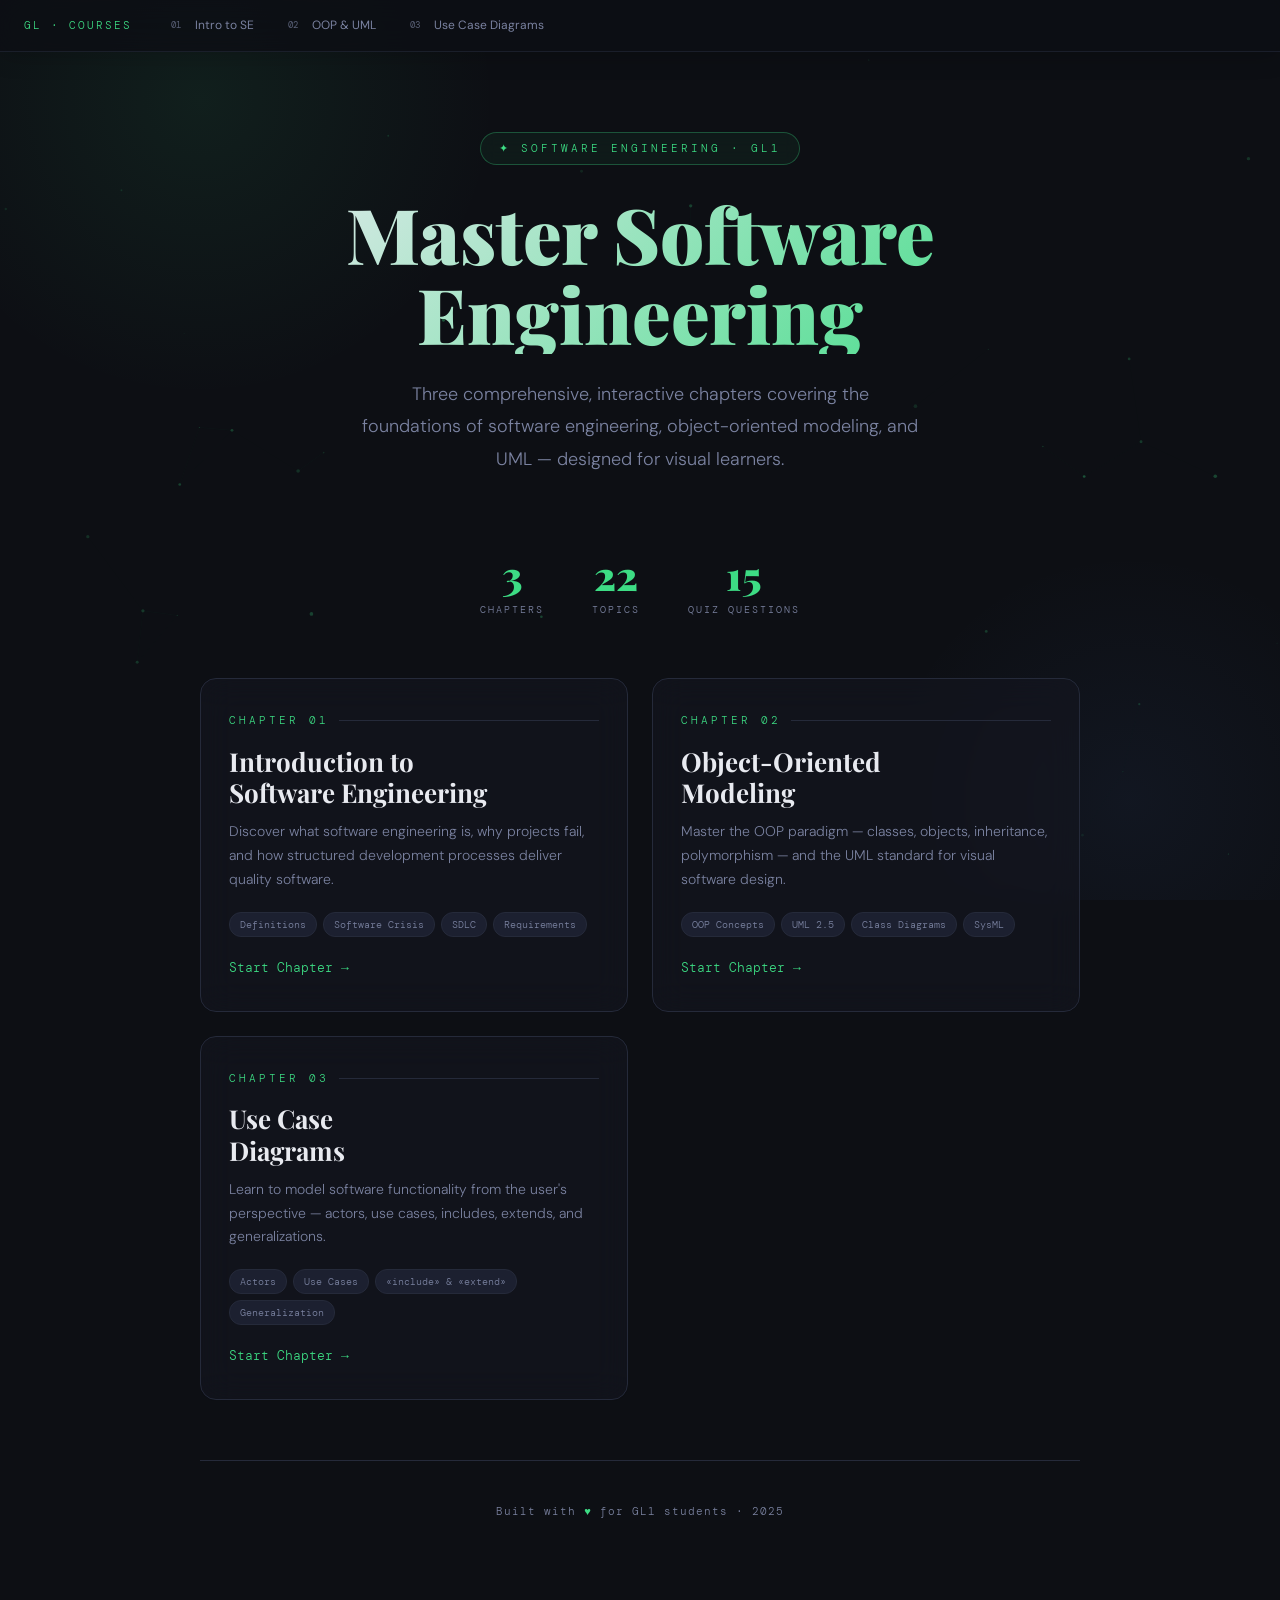
<file: index.html>
<!DOCTYPE html>
<html lang="en">
<head>
<!-- Google tag (gtag.js) -->
<script async src="https://www.googletagmanager.com/gtag/js?id=G-R2BP7HLFSL"></script>
<script>
  window.dataLayer = window.dataLayer || [];
  function gtag(){dataLayer.push(arguments);}
  gtag('js', new Date());
  gtag('config', 'G-R2BP7HLFSL');
</script>
<meta charset="UTF-8">
<meta name="viewport" content="width=device-width, initial-scale=1.0">
<title>GL — Software Engineering Courses</title>
<meta name="description" content="Interactive Software Engineering courses covering SE fundamentals, OOP & UML modeling, and Use Case Diagrams.">
<link rel="stylesheet" href="common.css">
<style>
  body { padding-top: 52px; overflow-x: hidden; }
  .sidebar, .hamburger { display: none !important; }
  .main { margin-left: 0; }

  /* Animated gradient background */
  .landing-bg {
    position: fixed;
    top: 0; left: 0; right: 0; bottom: 0;
    z-index: -1;
    background: var(--bg);
    overflow: hidden;
  }
  .landing-bg::before {
    content: '';
    position: absolute;
    width: 600px; height: 600px;
    border-radius: 50%;
    background: radial-gradient(circle, rgba(61,220,132,0.08), transparent 70%);
    top: -200px; left: -100px;
    animation: float1 15s ease-in-out infinite;
  }
  .landing-bg::after {
    content: '';
    position: absolute;
    width: 500px; height: 500px;
    border-radius: 50%;
    background: radial-gradient(circle, rgba(91,141,239,0.06), transparent 70%);
    bottom: -150px; right: -100px;
    animation: float2 18s ease-in-out infinite;
  }
  @keyframes float1 {
    0%, 100% { transform: translate(0, 0) scale(1); }
    33% { transform: translate(80px, 60px) scale(1.1); }
    66% { transform: translate(-40px, 30px) scale(0.95); }
  }
  @keyframes float2 {
    0%, 100% { transform: translate(0, 0) scale(1); }
    50% { transform: translate(-60px, -80px) scale(1.15); }
  }

  /* Particle canvas */
  #particles-canvas {
    position: fixed;
    top: 0; left: 0;
    width: 100%; height: 100%;
    z-index: -1;
    pointer-events: none;
  }

  .landing-container {
    max-width: 960px;
    margin: 0 auto;
    padding: 80px 40px 100px;
  }

  .landing-hero {
    text-align: center;
    margin-bottom: 80px;
  }

  .landing-badge {
    display: inline-flex;
    align-items: center;
    gap: 8px;
    font-family: 'DM Mono', monospace;
    font-size: 11px;
    color: var(--green);
    border: 1px solid rgba(61,220,132,0.3);
    padding: 6px 18px;
    border-radius: 20px;
    letter-spacing: 3px;
    text-transform: uppercase;
    margin-bottom: 28px;
    backdrop-filter: blur(8px);
    background: rgba(61,220,132,0.05);
    animation: badgePulse 3s ease-in-out infinite;
  }
  @keyframes badgePulse {
    0%, 100% { box-shadow: 0 0 0 0 rgba(61,220,132,0.15); }
    50% { box-shadow: 0 0 20px 4px rgba(61,220,132,0.1); }
  }

  .landing-hero h1 {
    font-family: 'Playfair Display', serif;
    font-size: clamp(48px, 6vw, 80px);
    font-weight: 900;
    line-height: 1.05;
    margin-bottom: 24px;
    background: linear-gradient(135deg, var(--text) 0%, var(--green) 50%, var(--blue) 100%);
    background-size: 200% 200%;
    -webkit-background-clip: text;
    -webkit-text-fill-color: transparent;
    background-clip: text;
    animation: gradientShift 6s ease-in-out infinite;
  }
  @keyframes gradientShift {
    0%, 100% { background-position: 0% 50%; }
    50% { background-position: 100% 50%; }
  }

  .landing-hero p {
    font-size: 18px;
    color: var(--muted);
    max-width: 560px;
    margin: 0 auto 40px;
    line-height: 1.8;
  }

  /* Stats bar */
  .stats-bar {
    display: flex;
    justify-content: center;
    gap: 48px;
    margin-bottom: 60px;
    flex-wrap: wrap;
  }
  .stat-item {
    text-align: center;
  }
  .stat-num {
    font-family: 'Playfair Display', serif;
    font-size: 40px;
    font-weight: 900;
    color: var(--green);
    line-height: 1;
    margin-bottom: 6px;
  }
  .stat-label {
    font-family: 'DM Mono', monospace;
    font-size: 10px;
    color: var(--muted);
    letter-spacing: 2px;
    text-transform: uppercase;
  }

  /* Course cards */
  .course-grid {
    display: grid;
    grid-template-columns: repeat(auto-fit, minmax(280px, 1fr));
    gap: 24px;
    margin-bottom: 60px;
  }

  .course-card {
    position: relative;
    background: rgba(20, 23, 32, 0.6);
    backdrop-filter: blur(16px);
    -webkit-backdrop-filter: blur(16px);
    border: 1px solid var(--border);
    border-radius: 16px;
    padding: 32px 28px;
    cursor: pointer;
    transition: all 0.4s cubic-bezier(0.23, 1, 0.32, 1);
    overflow: hidden;
    text-decoration: none;
    display: block;
  }
  .course-card::before {
    content: '';
    position: absolute;
    top: 0; left: 0;
    width: 100%; height: 3px;
    background: linear-gradient(90deg, var(--green), var(--blue));
    opacity: 0;
    transition: opacity 0.3s;
  }
  .course-card::after {
    content: '';
    position: absolute;
    inset: 0;
    border-radius: 16px;
    background: radial-gradient(circle at var(--mx, 50%) var(--my, 50%), rgba(61,220,132,0.06) 0%, transparent 60%);
    pointer-events: none;
    opacity: 0;
    transition: opacity 0.3s;
  }
  .course-card:hover {
    border-color: rgba(61,220,132,0.4);
    transform: translateY(-8px);
    box-shadow: 0 20px 60px rgba(0,0,0,0.4), 0 0 40px rgba(61,220,132,0.08);
  }
  .course-card:hover::before { opacity: 1; }
  .course-card:hover::after { opacity: 1; }

  .course-num {
    font-family: 'DM Mono', monospace;
    font-size: 11px;
    color: var(--green);
    letter-spacing: 3px;
    text-transform: uppercase;
    margin-bottom: 16px;
    display: flex;
    align-items: center;
    gap: 10px;
  }
  .course-num::after {
    content: '';
    flex: 1;
    height: 1px;
    background: var(--border);
  }

  .course-card h2 {
    font-family: 'Playfair Display', serif;
    font-size: 26px;
    font-weight: 700;
    margin-bottom: 12px;
    color: var(--text);
    line-height: 1.2;
  }
  .course-card p {
    font-size: 14px;
    color: var(--muted);
    line-height: 1.7;
    margin-bottom: 20px;
  }

  .course-topics {
    display: flex;
    gap: 6px;
    flex-wrap: wrap;
    margin-bottom: 20px;
  }
  .course-topics span {
    font-family: 'DM Mono', monospace;
    font-size: 10px;
    padding: 3px 10px;
    border-radius: 12px;
    background: var(--surface2);
    color: var(--muted);
    border: 1px solid var(--border);
  }

  .course-arrow {
    font-family: 'DM Mono', monospace;
    font-size: 13px;
    color: var(--green);
    display: flex;
    align-items: center;
    gap: 8px;
    transition: gap 0.3s;
  }
  .course-card:hover .course-arrow { gap: 14px; }

  /* Footer */
  .landing-footer {
    text-align: center;
    padding-top: 40px;
    border-top: 1px solid var(--border);
  }
  .landing-footer p {
    font-family: 'DM Mono', monospace;
    font-size: 11px;
    color: var(--muted);
    letter-spacing: 1px;
  }
  .landing-footer .accent { color: var(--green); }

  /* Stagger animations */
  .course-card {
    opacity: 0;
    transform: translateY(30px);
    animation: cardSlideIn 0.6s ease forwards;
  }
  .course-card:nth-child(1) { animation-delay: 0.2s; }
  .course-card:nth-child(2) { animation-delay: 0.35s; }
  .course-card:nth-child(3) { animation-delay: 0.5s; }

  @keyframes cardSlideIn {
    to { opacity: 1; transform: translateY(0); }
  }

  .stat-item {
    opacity: 0;
    animation: fadeUp 0.5s ease forwards;
  }
  .stat-item:nth-child(1) { animation-delay: 0.1s; }
  .stat-item:nth-child(2) { animation-delay: 0.2s; }
  .stat-item:nth-child(3) { animation-delay: 0.3s; }
  @keyframes fadeUp {
    from { opacity: 0; transform: translateY(20px); }
    to { opacity: 1; transform: translateY(0); }
  }

  @media (max-width: 600px) {
    .landing-container { padding: 40px 20px 60px; }
    .stats-bar { gap: 32px; }
    .course-grid { grid-template-columns: 1fr; }
  }
</style>
</head>
<body>

<!-- UNIFIED HEADER -->
<header class="site-header">
  <a class="site-header-brand" href="index.html">GL · Courses</a>
  <button class="site-header-toggle" onclick="document.querySelector('.site-header-nav').classList.toggle('open')">☰</button>
  <nav class="site-header-nav">
    <a href="software_engineering_course.html"><span class="nav-num">01</span> Intro to SE</a>
    <a href="oop-uml-course.html"><span class="nav-num">02</span> OOP & UML</a>
    <a href="uml-ucd-tutorial.html"><span class="nav-num">03</span> Use Case Diagrams</a>
  </nav>
</header>

<div class="landing-bg"></div>
<canvas id="particles-canvas"></canvas>

<div class="landing-container">

  <div class="landing-hero">
    <div class="landing-badge">✦ Software Engineering · GL1</div>
    <h1>Master Software<br>Engineering</h1>
    <p>Three comprehensive, interactive chapters covering the foundations of software engineering, object-oriented modeling, and UML — designed for visual learners.</p>
  </div>

  <div class="stats-bar">
    <div class="stat-item">
      <div class="stat-num" id="stat1">0</div>
      <div class="stat-label">Chapters</div>
    </div>
    <div class="stat-item">
      <div class="stat-num" id="stat2">0</div>
      <div class="stat-label">Topics</div>
    </div>
    <div class="stat-item">
      <div class="stat-num" id="stat3">0</div>
      <div class="stat-label">Quiz Questions</div>
    </div>
  </div>

  <div class="course-grid">
    <a class="course-card" href="software_engineering_course.html" id="card1">
      <div class="course-num">Chapter 01</div>
      <h2>Introduction to<br>Software Engineering</h2>
      <p>Discover what software engineering is, why projects fail, and how structured development processes deliver quality software.</p>
      <div class="course-topics">
        <span>Definitions</span>
        <span>Software Crisis</span>
        <span>SDLC</span>
        <span>Requirements</span>
      </div>
      <div class="course-arrow">Start Chapter →</div>
    </a>

    <a class="course-card" href="oop-uml-course.html" id="card2">
      <div class="course-num">Chapter 02</div>
      <h2>Object-Oriented<br>Modeling</h2>
      <p>Master the OOP paradigm — classes, objects, inheritance, polymorphism — and the UML standard for visual software design.</p>
      <div class="course-topics">
        <span>OOP Concepts</span>
        <span>UML 2.5</span>
        <span>Class Diagrams</span>
        <span>SysML</span>
      </div>
      <div class="course-arrow">Start Chapter →</div>
    </a>

    <a class="course-card" href="uml-ucd-tutorial.html" id="card3">
      <div class="course-num">Chapter 03</div>
      <h2>Use Case<br>Diagrams</h2>
      <p>Learn to model software functionality from the user's perspective — actors, use cases, includes, extends, and generalizations.</p>
      <div class="course-topics">
        <span>Actors</span>
        <span>Use Cases</span>
        <span>«include» & «extend»</span>
        <span>Generalization</span>
      </div>
      <div class="course-arrow">Start Chapter →</div>
    </a>
  </div>

  <div class="landing-footer">
    <p>Built with <span class="accent">♥</span> for GL1 students · 2025</p>
  </div>
</div>

<script>
// Animated counter
function animateCounter(id, target, duration = 1200) {
  const el = document.getElementById(id);
  let start = 0;
  const step = (timestamp) => {
    if (!start) start = timestamp;
    const progress = Math.min((timestamp - start) / duration, 1);
    const eased = 1 - Math.pow(1 - progress, 3);
    el.textContent = Math.round(eased * target);
    if (progress < 1) requestAnimationFrame(step);
  };
  requestAnimationFrame(step);
}
setTimeout(() => animateCounter('stat1', 3, 800), 300);
setTimeout(() => animateCounter('stat2', 22, 1000), 500);
setTimeout(() => animateCounter('stat3', 16, 1200), 700);

// Mouse glow on cards
document.querySelectorAll('.course-card').forEach(card => {
  card.addEventListener('mousemove', e => {
    const rect = card.getBoundingClientRect();
    card.style.setProperty('--mx', ((e.clientX - rect.left) / rect.width * 100) + '%');
    card.style.setProperty('--my', ((e.clientY - rect.top) / rect.height * 100) + '%');
  });
});

// Particle animation
(function() {
  const canvas = document.getElementById('particles-canvas');
  const ctx = canvas.getContext('2d');
  let particles = [];
  const count = 40;

  function resize() {
    canvas.width = window.innerWidth;
    canvas.height = window.innerHeight;
  }
  resize();
  window.addEventListener('resize', resize);

  class Particle {
    constructor() {
      this.reset();
    }
    reset() {
      this.x = Math.random() * canvas.width;
      this.y = Math.random() * canvas.height;
      this.vx = (Math.random() - 0.5) * 0.3;
      this.vy = (Math.random() - 0.5) * 0.3;
      this.radius = Math.random() * 1.5 + 0.5;
      this.opacity = Math.random() * 0.3 + 0.05;
    }
    update() {
      this.x += this.vx;
      this.y += this.vy;
      if (this.x < 0 || this.x > canvas.width) this.vx *= -1;
      if (this.y < 0 || this.y > canvas.height) this.vy *= -1;
    }
    draw() {
      ctx.beginPath();
      ctx.arc(this.x, this.y, this.radius, 0, Math.PI * 2);
      ctx.fillStyle = `rgba(61, 220, 132, ${this.opacity})`;
      ctx.fill();
    }
  }

  for (let i = 0; i < count; i++) particles.push(new Particle());

  function animate() {
    ctx.clearRect(0, 0, canvas.width, canvas.height);
    particles.forEach(p => { p.update(); p.draw(); });
    // Lines between close particles
    for (let i = 0; i < particles.length; i++) {
      for (let j = i + 1; j < particles.length; j++) {
        const dx = particles[i].x - particles[j].x;
        const dy = particles[i].y - particles[j].y;
        const dist = Math.sqrt(dx*dx + dy*dy);
        if (dist < 120) {
          ctx.beginPath();
          ctx.moveTo(particles[i].x, particles[i].y);
          ctx.lineTo(particles[j].x, particles[j].y);
          ctx.strokeStyle = `rgba(61, 220, 132, ${0.06 * (1 - dist/120)})`;
          ctx.lineWidth = 0.5;
          ctx.stroke();
        }
      }
    }
    requestAnimationFrame(animate);
  }
  animate();
})();
</script>
</body>
</html>
</file>
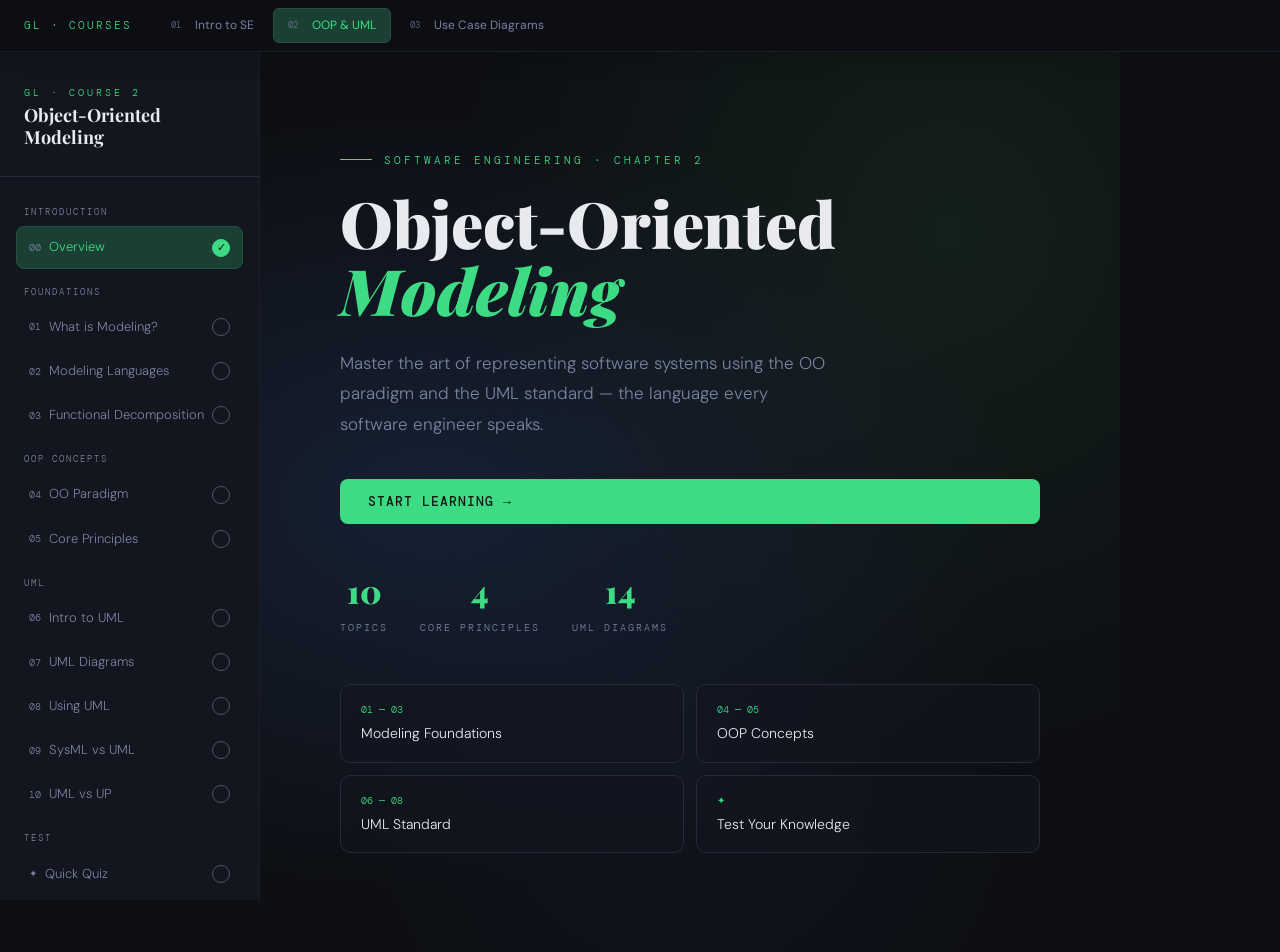
<file: oop-uml-course.html>
<!DOCTYPE html>
<html lang="en">
<head>
<!-- Google tag (gtag.js) -->
<script async src="https://www.googletagmanager.com/gtag/js?id=G-R2BP7HLFSL"></script>
<script>
  window.dataLayer = window.dataLayer || [];
  function gtag(){dataLayer.push(arguments);}
  gtag('js', new Date());
  gtag('config', 'G-R2BP7HLFSL');
</script>
<meta charset="UTF-8">
<meta name="viewport" content="width=device-width, initial-scale=1.0">
<title>Object-Oriented Modeling — Interactive Course</title>
<link rel="stylesheet" href="common.css">
<style>
  .reading-progress { top: 52px; }
</style>
</head>
<body>

<!-- UNIFIED HEADER -->
<header class="site-header">
  <a class="site-header-brand" href="index.html">GL · Courses</a>
  <button class="site-header-toggle" onclick="document.querySelector('.site-header-nav').classList.toggle('open')">☰</button>
  <nav class="site-header-nav">
    <a href="software_engineering_course.html"><span class="nav-num">01</span> Intro to SE</a>
    <a href="oop-uml-course.html" class="active"><span class="nav-num">02</span> OOP & UML</a>
    <a href="uml-ucd-tutorial.html"><span class="nav-num">03</span> Use Case Diagrams</a>
  </nav>
</header>

<button class="hamburger" onclick="toggleSidebar()">☰</button>

<div class="reading-progress"><div class="reading-progress-fill" id="readingProgress"></div></div>
<canvas id="confetti-canvas"></canvas>

<nav class="sidebar" id="sidebar">
  <div class="logo">
    <span class="logo-label">GL · Course 2</span>
    <div class="logo-title">Object-Oriented<br>Modeling</div>
  </div>

  <div class="nav-section">
    <div class="nav-section-title">Introduction</div>
    <a class="nav-item active" onclick="show('home')" data-section="home"><span class="nav-num">00</span>Overview<span class="check-icon" onclick="toggleCheck(event, 'home')">✓</span></a>
  </div>

  <div class="nav-section">
    <div class="nav-section-title">Foundations</div>
    <a class="nav-item" onclick="show('modeling')" data-section="modeling"><span class="nav-num">01</span>What is Modeling?<span class="check-icon" onclick="toggleCheck(event, 'modeling')">✓</span></a>
    <a class="nav-item" onclick="show('languages')" data-section="languages"><span class="nav-num">02</span>Modeling Languages<span class="check-icon" onclick="toggleCheck(event, 'languages')">✓</span></a>
    <a class="nav-item" onclick="show('functional')" data-section="functional"><span class="nav-num">03</span>Functional Decomposition<span class="check-icon" onclick="toggleCheck(event, 'functional')">✓</span></a>
  </div>

  <div class="nav-section">
    <div class="nav-section-title">OOP Concepts</div>
    <a class="nav-item" onclick="show('oo')" data-section="oo"><span class="nav-num">04</span>OO Paradigm<span class="check-icon" onclick="toggleCheck(event, 'oo')">✓</span></a>
    <a class="nav-item" onclick="show('principles')" data-section="principles"><span class="nav-num">05</span>Core Principles<span class="check-icon" onclick="toggleCheck(event, 'principles')">✓</span></a>
  </div>

  <div class="nav-section">
    <div class="nav-section-title">UML</div>
    <a class="nav-item" onclick="show('uml')" data-section="uml"><span class="nav-num">06</span>Intro to UML<span class="check-icon" onclick="toggleCheck(event, 'uml')">✓</span></a>
    <a class="nav-item" onclick="show('diagrams')" data-section="diagrams"><span class="nav-num">07</span>UML Diagrams<span class="check-icon" onclick="toggleCheck(event, 'diagrams')">✓</span></a>
    <a class="nav-item" onclick="show('usage')" data-section="usage"><span class="nav-num">08</span>Using UML<span class="check-icon" onclick="toggleCheck(event, 'usage')">✓</span></a>
    <a class="nav-item" onclick="show('sysml')" data-section="sysml"><span class="nav-num">09</span>SysML vs UML<span class="check-icon" onclick="toggleCheck(event, 'sysml')">✓</span></a>
    <a class="nav-item" onclick="show('up')" data-section="up"><span class="nav-num">10</span>UML vs UP<span class="check-icon" onclick="toggleCheck(event, 'up')">✓</span></a>
  </div>

  <div class="nav-section">
    <div class="nav-section-title">Test</div>
    <a class="nav-item" onclick="show('quiz')" data-section="quiz"><span class="nav-num">✦</span>Quick Quiz<span class="check-icon" onclick="toggleCheck(event, 'quiz')">✓</span></a>
  </div>

  <div class="nav-section" style="margin-top:auto; padding-top:16px;">
    <div class="nav-section-title">Progress</div>
    <div id="progressText" style="color:var(--muted); font-size:12px; padding:0 8px; margin-bottom:6px;">0 / 12 sections viewed</div>
    <div style="padding:0 8px;">
      <div class="progress-bar"><div class="progress-fill" id="progressBar" style="width:0%"></div></div>
    </div>
  </div>
</nav>

<main class="main">

  <!-- HOME -->
  <div id="home" class="section active hero">
    <div class="hero-tag">Software Engineering · Chapter 2</div>
    <h1>Object-Oriented<br><em>Modeling</em></h1>
    <p>Master the art of representing software systems using the OO paradigm and the UML standard — the language every software engineer speaks.</p>
    <button class="btn-start" onclick="show('modeling')">Start Learning →</button>
    <div class="hero-stats">
      <div class="hero-stat-item">
        <div class="hero-stat-num">10</div>
        <div class="hero-stat-label">Topics</div>
      </div>
      <div class="hero-stat-item">
        <div class="hero-stat-num">4</div>
        <div class="hero-stat-label">Core Principles</div>
      </div>
      <div class="hero-stat-item">
        <div class="hero-stat-num">14</div>
        <div class="hero-stat-label">UML Diagrams</div>
      </div>
    </div>
    <div class="toc-grid">
      <div class="toc-card" onclick="show('modeling')">
        <div class="toc-card-num">01 — 03</div>
        <div class="toc-card-title">Modeling Foundations</div>
      </div>
      <div class="toc-card" onclick="show('oo')">
        <div class="toc-card-num">04 — 05</div>
        <div class="toc-card-title">OOP Concepts</div>
      </div>
      <div class="toc-card" onclick="show('uml')">
        <div class="toc-card-num">06 — 08</div>
        <div class="toc-card-title">UML Standard</div>
      </div>
      <div class="toc-card" onclick="show('quiz')">
        <div class="toc-card-num">✦</div>
        <div class="toc-card-title">Test Your Knowledge</div>
      </div>
    </div>
  </div>

  <!-- 01 MODELING -->
  <div id="modeling" class="section">
    <div class="progress-bar"><div class="progress-fill" style="width:9%"></div></div>
    <div class="section-tag">01 · Foundations</div>
    <h2>What is Modeling?</h2>

    <div class="quote">
      "A good sketch is worth more than a long speech."
      <cite>— Napoléon Bonaparte</cite>
    </div>

    <p>Before writing a single line of code, software engineers need to <strong>think about and communicate</strong> the system they're building. That's where modeling comes in.</p>

    <div class="card-grid">
      <div class="card">
        <span class="card-icon">🗺️</span>
        <div class="card-title">Model</div>
        <div class="card-body">An <strong>abstract representation</strong> of reality — like a map represents a territory.</div>
      </div>
      <div class="card">
        <span class="card-icon">✏️</span>
        <div class="card-title">Modeling</div>
        <div class="card-body">Creating a model of a real system using languages and notations to <strong>simplify complexity</strong>.</div>
      </div>
      <div class="card">
        <span class="card-icon">🔭</span>
        <div class="card-title">Abstraction</div>
        <div class="card-body">Focusing on the <strong>important aspects</strong> and ignoring irrelevant details.</div>
      </div>
      <div class="card">
        <span class="card-icon">🏗️</span>
        <div class="card-title">Conception</div>
        <div class="card-body">A <strong>description</strong> of the future software application to be built.</div>
      </div>
    </div>

    <h3>Why Do We Model?</h3>
    <p>Modeling serves three key purposes in software development:</p>

    <div class="def-box">
      <div class="def-label">Purpose 1 — Simplification</div>
      <p>Complex systems become manageable by excluding unnecessary details and focusing on what matters.</p>
    </div>
    <div class="def-box">
      <div class="def-label">Purpose 2 — Shared Understanding</div>
      <p>All stakeholders (clients, developers, managers) can look at the same model and understand the system the same way.</p>
    </div>
    <div class="def-box">
      <div class="def-label">Purpose 3 — Communication</div>
      <p>Models act as a universal language between different parties involved in a project.</p>
    </div>

    <p>For a model to work, it requires <strong>semantics and notation</strong> (how concepts look and what they mean) plus <strong>construction rules</strong> (how to correctly put them together).</p>

    <div class="nav-buttons">
      <button class="btn-nav" onclick="show('home')">← Back</button>
      <button class="btn-nav primary" onclick="show('languages')">Next: Languages →</button>
    </div>
  </div>

  <!-- 02 LANGUAGES -->
  <div id="languages" class="section">
    <div class="progress-bar"><div class="progress-fill" style="width:18%"></div></div>
    <div class="section-tag">02 · Foundations</div>
    <h2>Modeling Languages</h2>

    <p>A modeling language provides the vocabulary and grammar for building models. There are three major categories, each with different trade-offs.</p>

    <table>
      <thead>
        <tr>
          <th>Type</th>
          <th>Features</th>
          <th>Examples</th>
          <th>Trade-offs</th>
        </tr>
      </thead>
      <tbody>
        <tr>
          <td><span class="pill red">Formal</span></td>
          <td>Mathematically verifiable, rigorous syntax</td>
          <td>Z language, VDM</td>
          <td>Precise but difficult to use</td>
        </tr>
        <tr>
          <td><span class="pill gold">Semi-formal</span></td>
          <td>Easy, flexible, allows some ambiguity</td>
          <td>UML, Merise, pseudo-code</td>
          <td>Practical balance for most projects</td>
        </tr>
        <tr>
          <td><span class="pill">Informal</span></td>
          <td>Expressive, no rules, natural language</td>
          <td>Plain text, diagrams on whiteboards</td>
          <td>Easy to express, hard to verify</td>
        </tr>
      </tbody>
    </table>

    <div class="def-box">
      <div class="def-label">Key Takeaway</div>
      <p>In software engineering, <strong>semi-formal languages</strong> like UML are the sweet spot — precise enough to be useful, flexible enough to be practical. [Uschold, 1996]</p>
    </div>

    <h3>Common Semi-Formal Methods</h3>
    <div class="card-grid">
      <div class="card">
        <span class="card-icon">📐</span>
        <div class="card-title">UML</div>
        <div class="card-body">The industry standard for object-oriented software modeling. 14 diagram types.</div>
      </div>
      <div class="card">
        <span class="card-icon">🗃️</span>
        <div class="card-title">Merise</div>
        <div class="card-body">A French methodology popular for data-focused systems design using entity-relationship diagrams.</div>
      </div>
      <div class="card">
        <span class="card-icon">📝</span>
        <div class="card-title">Pseudo-code</div>
        <div class="card-body">Human-readable code-like notation for describing algorithms without syntax constraints.</div>
      </div>
    </div>

    <div class="nav-buttons">
      <button class="btn-nav" onclick="show('modeling')">← Back</button>
      <button class="btn-nav primary" onclick="show('functional')">Next: Functional Decomposition →</button>
    </div>
  </div>

  <!-- 03 FUNCTIONAL -->
  <div id="functional" class="section">
    <div class="progress-bar"><div class="progress-fill" style="width:27%"></div></div>
    <div class="section-tag">03 · Foundations</div>
    <h2>Functional Decomposition</h2>

    <p>Before object-oriented approaches became popular, software was designed using <strong>functional decomposition</strong> — a top-down, hierarchical breakdown of what a program does.</p>

    <div class="card-grid">
      <div class="card">
        <span class="card-icon">🎯</span>
        <div class="card-title">Highlight Functions</div>
        <div class="card-body">The main goal is to identify and describe every function the system must perform.</div>
      </div>
      <div class="card">
        <span class="card-icon">⬇️</span>
        <div class="card-title">Top-Down</div>
        <div class="card-body">Start from the main program and break it into smaller and smaller sub-functions.</div>
      </div>
      <div class="card">
        <span class="card-icon">🔀</span>
        <div class="card-title">Data Separation</div>
        <div class="card-body">The problem logic is kept separate from data representation — a key limitation of this approach.</div>
      </div>
    </div>

    <div class="def-box">
      <div class="def-label">Example Method — SADT</div>
      <p><strong>Structured Analysis and Design Technique</strong> is a classic functional decomposition method that uses hierarchical diagrams to break a main program into a tree of sub-functions.</p>
    </div>

    <div class="diagram-area">
      <svg width="580" height="260" viewBox="0 0 580 260" xmlns="http://www.w3.org/2000/svg">
        <style>
          .box { rx:6; ry:6; fill:#1c2030; stroke:#5b8def; stroke-width:1.5; }
          .box-text { fill:#e8eaf0; font-size:12px; text-anchor:middle; }
          .lbl { fill:#7a82a0; font-size:10px; text-anchor:middle; }
          line { stroke:#7a82a0; stroke-width:1; }
        </style>
        <rect x="190" y="10" width="200" height="40" class="box"/>
        <text x="290" y="36" class="box-text">Main Program</text>
        <line x1="290" y1="50" x2="290" y2="75"/>
        <line x1="100" y1="75" x2="480" y2="75"/>
        <line x1="100" y1="75" x2="100" y2="100"/>
        <line x1="290" y1="75" x2="290" y2="100"/>
        <line x1="480" y1="75" x2="480" y2="100"/>
        <rect x="30" y="100" width="140" height="36" class="box"/>
        <text x="100" y="124" class="box-text">Sub-function 1</text>
        <rect x="210" y="100" width="160" height="36" class="box"/>
        <text x="290" y="124" class="box-text">Sub-function 2</text>
        <rect x="410" y="100" width="140" height="36" class="box"/>
        <text x="480" y="124" class="box-text">Sub-function 3</text>
        <line x1="100" y1="136" x2="100" y2="160"/>
        <line x1="60" y1="160" x2="140" y2="160"/>
        <line x1="60" y1="160" x2="60" y2="185"/>
        <line x1="140" y1="160" x2="140" y2="185"/>
        <line x1="480" y1="136" x2="480" y2="160"/>
        <line x1="445" y1="160" x2="520" y2="160"/>
        <line x1="445" y1="160" x2="445" y2="185"/>
        <line x1="520" y1="160" x2="520" y2="185"/>
        <rect x="10" y="185" width="100" height="34" class="box"/>
        <text x="60" y="207" class="box-text">Fn 1.1</text>
        <rect x="90" y="185" width="100" height="34" class="box"/>
        <text x="140" y="207" class="box-text">Fn 1.2</text>
        <rect x="400" y="185" width="90" height="34" class="box"/>
        <text x="445" y="207" class="box-text">Fn 3.1</text>
        <rect x="475" y="185" width="90" height="34" class="box"/>
        <text x="520" y="207" class="box-text">Fn 3.2</text>
        <text x="290" y="252" class="lbl">Hierarchical top-down decomposition</text>
      </svg>
    </div>

    <h3>Limitation of Functional Decomposition</h3>
    <p>When the system's functions change, the <strong>entire hierarchy can collapse</strong>. Data and behavior are disconnected, making maintenance difficult. This led to the rise of the object-oriented approach.</p>

    <div class="nav-buttons">
      <button class="btn-nav" onclick="show('languages')">← Back</button>
      <button class="btn-nav primary" onclick="show('oo')">Next: OO Paradigm →</button>
    </div>
  </div>

  <!-- 04 OO -->
  <div id="oo" class="section">
    <div class="progress-bar"><div class="progress-fill" style="width:36%"></div></div>
    <div class="section-tag">04 · OOP</div>
    <h2>The Object-Oriented Paradigm</h2>

    <p>Object-oriented modeling shifts focus from <em>what a system does</em> to <em>what a system is made of</em>. Everything is modeled as an <strong>object</strong> that belongs to a <strong>class</strong>.</p>

    <div class="card-grid">
      <div class="card">
        <span class="card-icon">📦</span>
        <div class="card-title">Object</div>
        <div class="card-body">An instance with three aspects:<br><strong>Identity</strong> (who it is) + <strong>State</strong> (its data) + <strong>Behavior</strong> (what it does)</div>
      </div>
      <div class="card">
        <span class="card-icon">🏛️</span>
        <div class="card-title">Class</div>
        <div class="card-body">A <strong>blueprint</strong> — a grouping of objects that share the same structure and behavior.</div>
      </div>
    </div>

    <h3>Example: A Class and Its Objects</h3>

    <div class="diagram-area" style="display:flex; justify-content:center; align-items:flex-start; gap:32px; flex-wrap:wrap;">
      <div>
        <div class="uml-class" style="width:200px;">
          <div class="uml-class-name">Car</div>
          <div class="uml-class-section">
            <div>— brand : String</div>
            <div>— speed : int</div>
            <div>— color : String</div>
          </div>
          <div class="uml-class-section">
            <div>+ accelerate()</div>
            <div>+ brake()</div>
            <div>+ getSpeed()</div>
          </div>
        </div>
        <div style="text-align:center; font-family:'DM Mono',monospace; font-size:11px; color:var(--blue); margin-top:8px;">«class»</div>
      </div>
      <div style="display:flex; flex-direction:column; gap:16px; margin-top:8px;">
        <div style="background:var(--surface); border:1px solid var(--green); border-radius:8px; padding:12px 20px; font-family:'DM Mono',monospace; font-size:12px; color:var(--muted);">
          <div style="color:var(--green); margin-bottom:4px;">myCar : Car</div>
          brand = "Toyota"<br>speed = 80<br>color = "Red"
        </div>
        <div style="background:var(--surface); border:1px solid var(--green); border-radius:8px; padding:12px 20px; font-family:'DM Mono',monospace; font-size:12px; color:var(--muted);">
          <div style="color:var(--green); margin-bottom:4px;">yourCar : Car</div>
          brand = "BMW"<br>speed = 120<br>color = "Blue"
        </div>
      </div>
    </div>

    <h3>Relationships Between Classes</h3>
    <p>Objects don't exist in isolation — they are connected through different types of relationships:</p>

    <div class="card-grid">
      <div class="card">
        <div class="card-title">Association</div>
        <div class="card-body">A general relationship — "A uses B". E.g., a Student uses a Library.</div>
      </div>
      <div class="card">
        <div class="card-title">Aggregation</div>
        <div class="card-body">A "has-a" relationship where parts can exist independently. E.g., a Team has Players.</div>
      </div>
      <div class="card">
        <div class="card-title">Composition</div>
        <div class="card-body">A strong "made-of" relationship. Parts cannot exist without the whole. E.g., a House has Rooms.</div>
      </div>
      <div class="card">
        <div class="card-title">Inheritance</div>
        <div class="card-body">A "is-a" relationship. E.g., an ElectricCar is-a Car — it inherits all Car properties.</div>
      </div>
    </div>

    <div class="nav-buttons">
      <button class="btn-nav" onclick="show('functional')">← Back</button>
      <button class="btn-nav primary" onclick="show('principles')">Next: Core Principles →</button>
    </div>
  </div>

  <!-- 05 PRINCIPLES -->
  <div id="principles" class="section">
    <div class="progress-bar"><div class="progress-fill" style="width:45%"></div></div>
    <div class="section-tag">05 · OOP</div>
    <h2>Core OOP Principles</h2>

    <p>The object-oriented paradigm is built on three foundational principles that make software more modular, reusable, and maintainable.</p>

    <div class="card-grid">
      <div class="card">
        <span class="card-icon">🔒</span>
        <div class="card-title">Encapsulation</div>
        <div class="card-body">Bundling data and methods together, <strong>hiding internal details</strong>. Objects expose only what's necessary through a public interface. Protects data integrity.</div>
      </div>
      <div class="card">
        <span class="card-icon">🧬</span>
        <div class="card-title">Inheritance</div>
        <div class="card-body">A child class <strong>inherits</strong> attributes and methods from a parent class. Promotes code reuse. Example: <code>Dog</code> inherits from <code>Animal</code>.</div>
      </div>
      <div class="card">
        <span class="card-icon">🎭</span>
        <div class="card-title">Polymorphism</div>
        <div class="card-body">The same method name can behave <strong>differently</strong> depending on the object. E.g., <code>speak()</code> says "Woof" for Dog and "Meow" for Cat.</div>
      </div>
    </div>

    <h3>Encapsulation in Code</h3>
    <div class="code-block">
<span class="kw">class</span> <span class="cn">BankAccount</span> {
  <span class="cm">// Private — hidden from outside</span>
  <span class="kw">private</span> balance: <span class="kw">float</span>

  <span class="cm">// Public — accessible interface</span>
  <span class="kw">public</span> deposit(amount: <span class="kw">float</span>) {
    <span class="kw">if</span> (amount &gt; 0) balance += amount
  }

  <span class="kw">public</span> getBalance(): <span class="kw">float</span> {
    <span class="kw">return</span> balance
  }
}
    </div>

    <h3>Inheritance in Code</h3>
    <div class="code-block">
<span class="kw">class</span> <span class="cn">Animal</span> {
  name: <span class="kw">String</span>
  speak(): <span class="kw">void</span>   <span class="cm">// abstract</span>
}

<span class="kw">class</span> <span class="cn">Dog</span> <span class="kw">extends</span> <span class="cn">Animal</span> {
  speak(): <span class="kw">void</span> { print(<span class="st">"Woof!"</span>) }
}

<span class="kw">class</span> <span class="cn">Cat</span> <span class="kw">extends</span> <span class="cn">Animal</span> {
  speak(): <span class="kw">void</span> { print(<span class="st">"Meow!"</span>) }
}

<span class="cm">// Polymorphism: same call, different results</span>
animals.forEach(a => a.speak())
    </div>

    <div class="nav-buttons">
      <button class="btn-nav" onclick="show('oo')">← Back</button>
      <button class="btn-nav primary" onclick="show('uml')">Next: UML →</button>
    </div>
  </div>

  <!-- 06 UML -->
  <div id="uml" class="section">
    <div class="progress-bar"><div class="progress-fill" style="width:54%"></div></div>
    <div class="section-tag">06 · UML</div>
    <h2>Introduction to UML</h2>

    <div class="def-box">
      <div class="def-label">Official Definition — OMG</div>
      <p><strong>UML</strong> (Unified Modeling Language) is a standard visual language dedicated to specifying, constructing, and documenting software systems.</p>
    </div>

    <h3>History</h3>
    <p>UML was created in <strong>1997</strong> as a unification of three previously competing notations: <strong>Booch</strong>, <strong>OMT</strong>, and <strong>OOSE</strong>. It is standardized by the <strong>Object Management Group (OMG)</strong>, founded in 1989.</p>

    <div style="display:flex; gap:12px; flex-wrap:wrap; margin: 20px 0;">
      <span class="pill gold">UML 1.0 — 1997 (9 diagrams)</span>
      <span class="pill blue">UML 2.0 — 2005 (13 diagrams)</span>
      <span class="pill">UML 2.5.1 — Dec 2017 (14 diagrams)</span>
    </div>

    <h3>UML Has Three Aspects</h3>
    <div class="card-grid">
      <div class="card">
        <span class="card-icon">📖</span>
        <div class="card-title">A Language</div>
        <div class="card-body">UML has a <strong>syntax</strong> (writing rules) and standardized graphical notations, just like a programming language.</div>
      </div>
      <div class="card">
        <span class="card-icon">🔍</span>
        <div class="card-title">For Modeling</div>
        <div class="card-body">It abstracts system <strong>structure and behavior</strong> — it handles specification and design, not implementation.</div>
      </div>
      <div class="card">
        <span class="card-icon">🤝</span>
        <div class="card-title">Unified</div>
        <div class="card-body">It merges multiple prior notations into <strong>one standard</strong>, maintained by the OMG and used worldwide.</div>
      </div>
    </div>

    <h3>What UML Is NOT</h3>
    <div class="def-box" style="border-left-color: var(--red);">
      <div class="def-label" style="color:var(--red);">Important Distinction</div>
      <p>UML is <strong>a language, not a methodology</strong>. It tells you <em>how to draw</em> diagrams, but not <em>how to run</em> a software project. For methodology, you need something like UP (Unified Process).</p>
    </div>

    <div class="nav-buttons">
      <button class="btn-nav" onclick="show('principles')">← Back</button>
      <button class="btn-nav primary" onclick="show('diagrams')">Next: UML Diagrams →</button>
    </div>
  </div>

  <!-- 07 DIAGRAMS -->
  <div id="diagrams" class="section">
    <div class="progress-bar"><div class="progress-fill" style="width:63%"></div></div>
    <div class="section-tag">07 · UML</div>
    <h2>UML 2.5 Diagrams</h2>

    <p>UML 2.5 provides <strong>14 diagram types</strong>, organized into two major families: <strong>Structure</strong> diagrams (what the system IS) and <strong>Behavior</strong> diagrams (how the system EVOLVES).</p>

    <div class="diagram-area">
      <svg width="560" height="300" viewBox="0 0 560 300" xmlns="http://www.w3.org/2000/svg">
        <style>
          .dbox { rx:6; ry:6; }
          .dt { font-size:11px; text-anchor:middle; fill:#e8eaf0; }
          .dc { font-size:9px; text-anchor:middle; fill:#7a82a0; }
          .dl { stroke:#7a82a0; stroke-width:1; fill:none; }
          .root { fill:#1c2030; stroke:#3ddc84; stroke-width:2; }
          .struct { fill:#1c2030; stroke:#5b8def; stroke-width:1.5; }
          .behav { fill:#1c2030; stroke:#f0b429; stroke-width:1.5; }
          .leaf { fill:#141720; stroke:#252a3a; stroke-width:1; }
        </style>
        <rect x="195" y="8" width="170" height="32" class="dbox root"/>
        <text x="280" y="30" class="dt">UML Diagram</text>
        <line x1="280" y1="40" x2="280" y2="60" class="dl"/>
        <line x1="110" y1="60" x2="450" y2="60" class="dl"/>
        <line x1="110" y1="60" x2="110" y2="80" class="dl"/>
        <rect x="28" y="80" width="164" height="30" class="dbox struct"/>
        <text x="110" y="101" class="dt">Structure Diagrams</text>
        <line x1="450" y1="60" x2="450" y2="80" class="dl"/>
        <rect x="368" y="80" width="164" height="30" class="dbox behav"/>
        <text x="450" y="101" class="dt">Behavior Diagrams</text>
        <line x1="110" y1="110" x2="110" y2="125" class="dl"/>
        <line x1="40" y1="125" x2="180" y2="125" class="dl"/>
        <line x1="40" y1="125" x2="40" y2="145" class="dl"/>
        <line x1="110" y1="125" x2="110" y2="145" class="dl"/>
        <line x1="180" y1="125" x2="180" y2="145" class="dl"/>
        <rect x="2" y="145" width="76" height="26" class="dbox leaf"/>
        <text x="40" y="163" class="dc">Class Diagram</text>
        <rect x="72" y="145" width="76" height="26" class="dbox leaf"/>
        <text x="110" y="163" class="dc">Object Diagram</text>
        <rect x="142" y="145" width="76" height="26" class="dbox leaf"/>
        <text x="180" y="163" class="dc">Component Diag.</text>
        <line x1="40" y1="125" x2="40" y2="195" class="dl" stroke-dasharray="3"/>
        <rect x="2" y="195" width="76" height="26" class="dbox leaf"/>
        <text x="40" y="213" class="dc">Package Diagram</text>
        <rect x="72" y="195" width="76" height="26" class="dbox leaf"/>
        <text x="110" y="213" class="dc" dy="-6">Deployment</text>
        <text x="110" y="213" class="dc" dy="6">Diagram</text>
        <line x1="450" y1="110" x2="450" y2="125" class="dl"/>
        <line x1="370" y1="125" x2="530" y2="125" class="dl"/>
        <line x1="370" y1="125" x2="370" y2="145" class="dl"/>
        <line x1="450" y1="125" x2="450" y2="145" class="dl"/>
        <line x1="530" y1="125" x2="530" y2="145" class="dl"/>
        <rect x="332" y="145" width="76" height="26" class="dbox leaf"/>
        <text x="370" y="163" class="dc">Use Case Diag.</text>
        <rect x="412" y="145" width="76" height="26" class="dbox leaf"/>
        <text x="450" y="163" class="dc">Activity Diagram</text>
        <rect x="492" y="145" width="68" height="26" class="dbox leaf"/>
        <text x="526" y="163" class="dc">State Machine</text>
        <line x1="450" y1="195" x2="450" y2="215" class="dl" stroke-dasharray="3"/>
        <rect x="372" y="215" width="156" height="28" class="dbox" style="fill:#1c2030;stroke:#f0b429;stroke-width:1;"/>
        <text x="450" y="234" class="dt" style="font-size:10px;">Interaction Diagrams</text>
        <line x1="450" y1="243" x2="450" y2="258" class="dl"/>
        <line x1="393" y1="258" x2="510" y2="258" class="dl"/>
        <line x1="393" y1="258" x2="393" y2="272" class="dl"/>
        <line x1="510" y1="258" x2="510" y2="272" class="dl"/>
        <rect x="354" y="272" width="78" height="22" class="dbox leaf"/>
        <text x="393" y="287" class="dc">Sequence Diag.</text>
        <rect x="472" y="272" width="78" height="22" class="dbox leaf"/>
        <text x="511" y="287" class="dc">Comm. Diagram</text>
      </svg>
    </div>

    <h3>The Three Modeling Perspectives</h3>
    <div class="card-grid">
      <div class="card">
        <span class="card-icon">🏛️</span>
        <div class="card-title" style="color:var(--blue)">Static (What it IS)</div>
        <div class="card-body">Class Diagram, Object Diagram — describe the <strong>structure</strong> of the system at a given moment.</div>
      </div>
      <div class="card">
        <span class="card-icon">⚡</span>
        <div class="card-title" style="color:var(--gold)">Functional (What it DOES)</div>
        <div class="card-body">Use Case Diagram — describes the <strong>services</strong> the system provides to its users.</div>
      </div>
      <div class="card">
        <span class="card-icon">🌊</span>
        <div class="card-title" style="color:var(--green)">Dynamic (How it EVOLVES)</div>
        <div class="card-body">Sequence, Activity, State Diagrams — show <strong>behavior over time</strong> and interactions.</div>
      </div>
    </div>

    <div class="nav-buttons">
      <button class="btn-nav" onclick="show('uml')">← Back</button>
      <button class="btn-nav primary" onclick="show('usage')">Next: Using UML →</button>
    </div>
  </div>

  <!-- 08 USAGE -->
  <div id="usage" class="section">
    <div class="progress-bar"><div class="progress-fill" style="width:72%"></div></div>
    <div class="section-tag">08 · UML</div>
    <h2>Using UML in Practice</h2>

    <p>Different UML diagrams are used at different phases of software development. Here's which diagram to use and when:</p>

    <h3>Analysis & Specification Phase</h3>
    <p>When gathering and documenting requirements:</p>

    <table>
      <thead><tr><th>Diagram</th><th>Purpose</th></tr></thead>
      <tbody>
        <tr><td><span class="pill blue">Use Case Diagram (DCU)</span></td><td>Capture user needs and what the system must do</td></tr>
        <tr><td><span class="pill blue">Sequence Diagram (DSE)</span></td><td>Show interactions between user and system (from outside)</td></tr>
        <tr><td><span class="pill blue">Activity Diagram (DAC)</span></td><td>Represent a chain of actions / workflow</td></tr>
      </tbody>
    </table>

    <h3>Design Phase</h3>
    <p>When designing the internal architecture of the software:</p>

    <table>
      <thead><tr><th>Diagram</th><th>Purpose</th></tr></thead>
      <tbody>
        <tr><td><span class="pill">Class Diagram (DCL)</span></td><td>Internal structure of the software</td></tr>
        <tr><td><span class="pill">Object Diagram</span></td><td>Internal state at a given point in time</td></tr>
        <tr><td><span class="pill">State-Transition Diagram</span></td><td>How the state of an object evolves</td></tr>
        <tr><td><span class="pill">Sequence Diagram (DSE)</span></td><td>Interactions inside the software between objects</td></tr>
        <tr><td><span class="pill">Deployment Diagram</span></td><td>Physical components and infrastructure</td></tr>
      </tbody>
    </table>

    <h3>The Class Diagram — Most Used</h3>
    <p>The class diagram is the heart of object-oriented design. Here's its structure:</p>

    <div class="diagram-area">
      <div class="uml-class" style="width:260px; margin:0 auto;">
        <div class="uml-class-name">ClassName</div>
        <div class="uml-class-section">
          <div style="color:var(--muted); font-size:11px; margin-bottom:4px;">— Attributes —</div>
          <div>− privateAttr : Type</div>
          <div>+ publicAttr : Type</div>
          <div># protectedAttr : Type</div>
        </div>
        <div class="uml-class-section">
          <div style="color:var(--muted); font-size:11px; margin-bottom:4px;">— Methods —</div>
          <div>+ method1() : ReturnType</div>
          <div>− method2(param: Type)</div>
        </div>
      </div>
      <p style="margin-top:16px; font-size:13px;">Visibility: <span class="pill">− private</span> <span class="pill blue">+ public</span> <span class="pill gold"># protected</span></p>
    </div>

    <div class="nav-buttons">
      <button class="btn-nav" onclick="show('diagrams')">← Back</button>
      <button class="btn-nav primary" onclick="show('sysml')">Next: SysML vs UML →</button>
    </div>
  </div>

  <!-- 09 SYSML -->
  <div id="sysml" class="section">
    <div class="progress-bar"><div class="progress-fill" style="width:81%"></div></div>
    <div class="section-tag">09 · UML</div>
    <h2>SysML vs UML</h2>

    <p><strong>SysML</strong> (Systems Modeling Language) is a language derived from UML, designed for broader systems engineering — not just software.</p>

    <div class="card-grid">
      <div class="card">
        <span class="card-icon">🔧</span>
        <div class="card-title">Derived from UML</div>
        <div class="card-body">SysML reuses <strong>7 UML diagrams</strong> and adds <strong>2 new ones</strong> specific to systems engineering.</div>
      </div>
      <div class="card">
        <span class="card-icon">🏭</span>
        <div class="card-title">Broader Scope</div>
        <div class="card-body">Targets <strong>mechanical, electronic, and software</strong> components — not just code. Uses "blocks" instead of classes.</div>
      </div>
      <div class="card">
        <span class="card-icon">✂️</span>
        <div class="card-title">Lighter Syntax</div>
        <div class="card-body">Removes some UML constructs that are irrelevant to hardware/systems, making it <strong>simpler to use</strong> in engineering contexts.</div>
      </div>
    </div>

    <h3>Key Differences</h3>
    <table>
      <thead><tr><th>Feature</th><th>UML</th><th>SysML</th></tr></thead>
      <tbody>
        <tr><td>Primary domain</td><td>Software systems</td><td>Any engineered system</td></tr>
        <tr><td>Core building block</td><td>Class</td><td>Block</td></tr>
        <tr><td>Number of diagrams</td><td>14</td><td>9 (7 from UML + 2 new)</td></tr>
        <tr><td>Requirements modeling</td><td>Limited (via use cases)</td><td>Native Requirements Diagram</td></tr>
        <tr><td>Parametric modeling</td><td>Not supported</td><td>Parametric Diagram</td></tr>
      </tbody>
    </table>

    <div class="def-box">
      <div class="def-label">When to Use Which</div>
      <p>Use <strong>UML</strong> for pure software projects. Use <strong>SysML</strong> when your system involves hardware, embedded systems, robotics, or any mix of physical and digital components.</p>
    </div>

    <div class="nav-buttons">
      <button class="btn-nav" onclick="show('usage')">← Back</button>
      <button class="btn-nav primary" onclick="show('up')">Next: UML vs UP →</button>
    </div>
  </div>

  <!-- 10 UP -->
  <div id="up" class="section">
    <div class="progress-bar"><div class="progress-fill" style="width:90%"></div></div>
    <div class="section-tag">10 · Process</div>
    <h2>UML vs Unified Process (UP)</h2>

    <div class="def-box" style="border-left-color: var(--red);">
      <div class="def-label" style="color:var(--red);">Critical Distinction</div>
      <p><strong>UML is NOT a methodology.</strong> It's a notation. The <strong>Unified Process (UP)</strong> is the methodology that tells you <em>how</em> to develop software, while UML provides the <em>language</em> to describe it.</p>
    </div>

    <h3>The 4 Phases of UP</h3>
    <div class="card-grid">
      <div class="card" style="border-left: 3px solid var(--red);">
        <span class="card-icon">🚀</span>
        <div class="card-title" style="color:var(--red)">1. Inception</div>
        <div class="card-body">Launch the project, identify risks, assess feasibility. Define the project scope and make the go/no-go decision.</div>
      </div>
      <div class="card" style="border-left: 3px solid var(--gold);">
        <span class="card-icon">📐</span>
        <div class="card-title" style="color:var(--gold)">2. Elaboration</div>
        <div class="card-body">Specify requirements, define the architecture, and set quality targets. The most critical phase.</div>
      </div>
      <div class="card" style="border-left: 3px solid var(--blue);">
        <span class="card-icon">🔨</span>
        <div class="card-title" style="color:var(--blue)">3. Construction</div>
        <div class="card-body">Build the first complete version of the software through iterative development sprints.</div>
      </div>
      <div class="card" style="border-left: 3px solid var(--green);">
        <span class="card-icon">🚢</span>
        <div class="card-title">4. Transition</div>
        <div class="card-body">Deploy to users, test in production, fix bugs, configure, and train users.</div>
      </div>
    </div>

    <h3>UP Characteristics</h3>
    <div style="display:flex; gap:10px; flex-wrap:wrap; margin: 16px 0;">
      <span class="pill">Iterative</span>
      <span class="pill blue">Incremental</span>
      <span class="pill gold">Generic (adaptable)</span>
    </div>
    <p>Because UP is generic, it has many specific variants adapted for different contexts:</p>
    <div style="display:flex; gap:10px; flex-wrap:wrap; margin: 16px 0;">
      <span class="pill">RUP — Rational UP</span>
      <span class="pill">XUP — eXtreme UP</span>
      <span class="pill">2TUP — 2-Track UP</span>
      <span class="pill">EUP — Enterprise UP</span>
    </div>

    <div class="def-box">
      <div class="def-label">Summary</div>
      <p><strong>UML</strong> = the pencil. <strong>UP</strong> = the architectural process. You need both: a language to express your designs, and a process to guide your development.</p>
    </div>

    <div class="nav-buttons">
      <button class="btn-nav" onclick="show('sysml')">← Back</button>
      <button class="btn-nav primary" onclick="show('quiz')">Take the Quiz →</button>
    </div>
  </div>

  <!-- QUIZ -->
  <div id="quiz" class="section">
    <div class="progress-bar"><div class="progress-fill" style="width:100%"></div></div>
    <div class="section-tag">✦ · Review</div>
    <h2>Quick Quiz</h2>
    <p>Test your understanding of Object-Oriented Modeling and UML. Click an answer to check it.</p>
    <div class="quiz-progress-text" id="quizProgressText">Question 0 / 5 answered</div>

    <div class="quiz-question" id="q1">
      <div class="quiz-q">1. What are the three aspects of an Object in OOP?</div>
      <div class="quiz-options">
        <button class="quiz-option" onclick="answer(this,'wrong','q1')">Class + Method + Attribute</button>
        <button class="quiz-option" onclick="answer(this,'correct','q1')">Identity + State + Behavior</button>
        <button class="quiz-option" onclick="answer(this,'wrong','q1')">Name + Type + Value</button>
        <button class="quiz-option" onclick="answer(this,'wrong','q1')">Encapsulation + Inheritance + Polymorphism</button>
      </div>
      <div class="quiz-feedback" id="fb-q1"></div>
    </div>

    <div class="quiz-question" id="q2">
      <div class="quiz-q">2. UML 2.5 contains how many diagram types?</div>
      <div class="quiz-options">
        <button class="quiz-option" onclick="answer(this,'wrong','q2')">9</button>
        <button class="quiz-option" onclick="answer(this,'wrong','q2')">10</button>
        <button class="quiz-option" onclick="answer(this,'wrong','q2')">12</button>
        <button class="quiz-option" onclick="answer(this,'correct','q2')">14</button>
      </div>
      <div class="quiz-feedback" id="fb-q2"></div>
    </div>

    <div class="quiz-question" id="q3">
      <div class="quiz-q">3. Which OOP principle bundles data and methods together and hides internal details?</div>
      <div class="quiz-options">
        <button class="quiz-option" onclick="answer(this,'wrong','q3')">Polymorphism</button>
        <button class="quiz-option" onclick="answer(this,'wrong','q3')">Inheritance</button>
        <button class="quiz-option" onclick="answer(this,'correct','q3')">Encapsulation</button>
        <button class="quiz-option" onclick="answer(this,'wrong','q3')">Abstraction</button>
      </div>
      <div class="quiz-feedback" id="fb-q3"></div>
    </div>

    <div class="quiz-question" id="q4">
      <div class="quiz-q">4. What is the correct statement about UML?</div>
      <div class="quiz-options">
        <button class="quiz-option" onclick="answer(this,'wrong','q4')">UML is a programming language</button>
        <button class="quiz-option" onclick="answer(this,'wrong','q4')">UML is a software development methodology</button>
        <button class="quiz-option" onclick="answer(this,'correct','q4')">UML is a standard visual modeling language, not a methodology</button>
        <button class="quiz-option" onclick="answer(this,'wrong','q4')">UML replaces the need for software design</button>
      </div>
      <div class="quiz-feedback" id="fb-q4"></div>
    </div>

    <div class="quiz-question" id="q5">
      <div class="quiz-q">5. In UP (Unified Process), which phase involves deploying to users and training?</div>
      <div class="quiz-options">
        <button class="quiz-option" onclick="answer(this,'wrong','q5')">Inception</button>
        <button class="quiz-option" onclick="answer(this,'wrong','q5')">Elaboration</button>
        <button class="quiz-option" onclick="answer(this,'wrong','q5')">Construction</button>
        <button class="quiz-option" onclick="answer(this,'correct','q5')">Transition</button>
      </div>
      <div class="quiz-feedback" id="fb-q5"></div>
    </div>

    <div class="quiz-score-card" id="quiz-score">
      <div class="quiz-score-stars" id="quiz-stars"></div>
      <div class="quiz-score-num" id="score-num"></div>
      <div class="quiz-score-label">Correct Answers</div>
      <div class="quiz-score-msg" id="score-msg"></div>
    </div>

    <a class="next-chapter-cta" href="uml-ucd-tutorial.html">
      <div class="cta-icon">→</div>
      <div class="cta-content">
        <div class="cta-label">Next Chapter</div>
        <div class="cta-title">Use Case Diagrams</div>
      </div>
      <div class="cta-arrow">→</div>
    </a>

    <div class="nav-buttons">
      <button class="btn-nav" onclick="show('up')">← Review Last Section</button>
      <button class="btn-nav primary" onclick="show('home')">Back to Start ↩</button>
    </div>
  </div>

</main>

<button class="scroll-top-btn" id="scrollTopBtn" onclick="window.scrollTo({top:0,behavior:'smooth'})">↑</button>

<script>
  const sections = ['home','modeling','languages','functional','oo','principles','uml','diagrams','usage','sysml','up','quiz'];
  const visited = new Set(JSON.parse(localStorage.getItem('oop_visited') || '["home"]'));

  function show(id) {
    document.querySelectorAll('.section').forEach(s => s.classList.remove('active'));
    document.querySelectorAll('.sidebar .nav-item').forEach(n => n.classList.remove('active'));
    document.getElementById(id).classList.add('active');
    document.querySelectorAll('.sidebar .nav-item').forEach(n => {
      if(n.getAttribute('onclick') && n.getAttribute('onclick').includes("'"+id+"'")) {
        n.classList.add('active');
      }
    });
    visited.add(id);
    localStorage.setItem('oop_visited', JSON.stringify([...visited]));
    updateCheckmarks();
    updateProgress();
    window.scrollTo(0,0);
    if (window.innerWidth <= 768) {
      document.getElementById('sidebar').classList.remove('open');
    }
  }

  function toggleSidebar() {
    document.getElementById('sidebar').classList.toggle('open');
  }

  function toggleCheck(event, id) {
    event.stopPropagation();
    if (visited.has(id)) {
      visited.delete(id);
    } else {
      visited.add(id);
    }
    localStorage.setItem('oop_visited', JSON.stringify([...visited]));
    updateCheckmarks();
    updateProgress();
  }

  function updateCheckmarks() {
    document.querySelectorAll('.nav-item[data-section]').forEach(item => {
      if (visited.has(item.getAttribute('data-section'))) {
        item.classList.add('visited');
      } else {
        item.classList.remove('visited');
      }
    });
  }

  function updateProgress() {
    const count = visited.size;
    const pct = Math.round((count / sections.length) * 100);
    document.getElementById('progressBar').style.width = pct + '%';
    document.getElementById('progressText').textContent = count + ' / ' + sections.length + ' sections viewed';
  }
  updateCheckmarks();
  updateProgress();

  // Keyboard navigation
  document.addEventListener('keydown', e => {
    if (e.target.tagName === 'INPUT' || e.target.tagName === 'TEXTAREA') return;
    const current = sections.find(s => document.getElementById(s)?.classList.contains('active'));
    const idx = sections.indexOf(current);
    if (e.key === 'ArrowRight' && idx < sections.length - 1) show(sections[idx + 1]);
    if (e.key === 'ArrowLeft' && idx > 0) show(sections[idx - 1]);
  });

  // Scroll-to-top & reading progress
  window.addEventListener('scroll', () => {
    document.getElementById('scrollTopBtn').classList.toggle('visible', window.scrollY > 300);
    const docH = document.documentElement.scrollHeight - window.innerHeight;
    const pct = docH > 0 ? Math.min(100, (window.scrollY / docH) * 100) : 0;
    document.getElementById('readingProgress').style.width = pct + '%';
  });

  const feedbacks = {
    q1: { correct: "✅ Correct! Every object has a unique identity, a state (its data/attributes), and behavior (its methods).", wrong: "❌ Not quite. In OOP, an object is defined by its Identity, State, and Behavior." },
    q2: { correct: "✅ Correct! UML 2.5 expanded from 9 diagrams (UML 1.0) to 14 diagram types.", wrong: "❌ Not quite. UML 1.0 had 9 diagrams. UML 2.5 has 14 diagram types." },
    q3: { correct: "✅ Correct! Encapsulation bundles data + methods and hides internal details behind a public interface.", wrong: "❌ Not quite. Encapsulation is the principle of hiding internal details and bundling data with methods." },
    q4: { correct: "✅ Correct! UML is a language (notation), not a methodology. It doesn't tell you how to run a project — UP does.", wrong: "❌ Not quite. UML is a visual modeling language, not a programming language or methodology." },
    q5: { correct: "✅ Correct! The Transition phase covers deployment, testing in production, bug fixes, and user training.", wrong: "❌ Not quite. The Transition phase is when the software is deployed to actual users and refined." }
  };

  let answered = {};
  let correct = 0;
  let total = 5;

  function answer(btn, result, qid) {
    if (answered[qid]) return;
    answered[qid] = true;
    const opts = btn.closest('.quiz-question').querySelectorAll('.quiz-option');
    opts.forEach(o => o.style.pointerEvents = 'none');
    btn.classList.add(result);
    // Highlight correct answer if wrong
    if (result === 'wrong') {
      opts.forEach(o => {
        if (o.getAttribute('onclick')?.includes("'correct'")) o.classList.add('correct');
      });
    }
    const fb = document.getElementById('fb-' + qid);
    fb.textContent = feedbacks[qid][result];
    fb.className = 'quiz-feedback show ' + (result === 'correct' ? 'correct' : 'wrong');
    if (result === 'correct') correct++;

    // Update progress text
    const count = Object.keys(answered).length;
    document.getElementById('quizProgressText').textContent = 'Question ' + count + ' / ' + total + ' answered';

    if (count === total) showScore();
  }

  function showScore() {
    const el = document.getElementById('quiz-score');
    el.classList.add('visible');
    document.getElementById('score-num').textContent = correct + ' / ' + total;
    const starCount = Math.round((correct / total) * 5);
    const starsEl = document.getElementById('quiz-stars');
    if (starsEl) starsEl.textContent = '★'.repeat(starCount) + '☆'.repeat(5 - starCount);
    const msgs = ['Keep studying — go back through the sections!', 'Good start! Review the sections you missed.', 'Not bad! A few more reviews.', 'Good job! A quick review will help.', 'Great job! You understand the fundamentals well.', 'Perfect score! You\'ve mastered OO Modeling! 🎉'];
    document.getElementById('score-msg').textContent = msgs[correct];
    if (correct >= 4) fireConfetti();
    el.scrollIntoView({ behavior: 'smooth', block: 'center' });
  }

  function fireConfetti() {
    const canvas = document.getElementById('confetti-canvas');
    const ctx = canvas.getContext('2d');
    canvas.width = window.innerWidth;
    canvas.height = window.innerHeight;
    const pieces = [];
    const colors = ['#3ddc84','#5b8def','#f0b429','#e05f5f','#e8eaf0'];
    for (let i = 0; i < 120; i++) {
      pieces.push({ x: Math.random()*canvas.width, y: Math.random()*canvas.height - canvas.height, w: Math.random()*8+4, h: Math.random()*4+2, color: colors[Math.floor(Math.random()*colors.length)], vx: (Math.random()-0.5)*4, vy: Math.random()*3+2, rot: Math.random()*360, vrot: (Math.random()-0.5)*10, opacity: 1 });
    }
    let frame = 0;
    function animate() {
      ctx.clearRect(0, 0, canvas.width, canvas.height);
      pieces.forEach(p => { p.x+=p.vx; p.y+=p.vy; p.rot+=p.vrot; p.vy+=0.05; if(frame>80) p.opacity-=0.015; ctx.save(); ctx.translate(p.x,p.y); ctx.rotate(p.rot*Math.PI/180); ctx.globalAlpha=Math.max(0,p.opacity); ctx.fillStyle=p.color; ctx.fillRect(-p.w/2,-p.h/2,p.w,p.h); ctx.restore(); });
      frame++;
      if (frame < 160) requestAnimationFrame(animate);
      else ctx.clearRect(0, 0, canvas.width, canvas.height);
    }
    animate();
  }
</script>
</body>
</html>
</file>
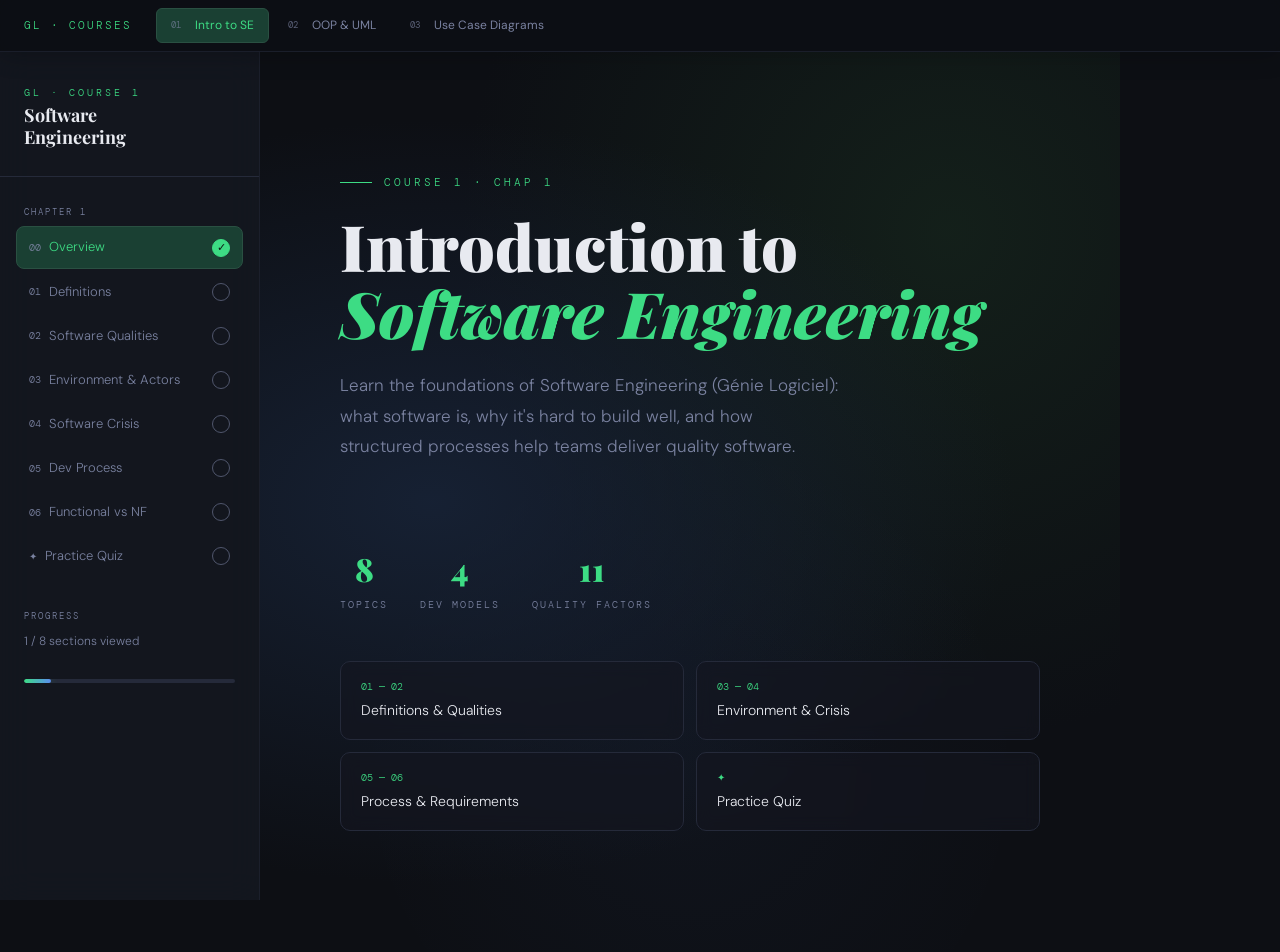
<file: software_engineering_course.html>
<!DOCTYPE html>
<html lang="en">
<head>
<!-- Google tag (gtag.js) -->
<script async src="https://www.googletagmanager.com/gtag/js?id=G-R2BP7HLFSL"></script>
<script>
  window.dataLayer = window.dataLayer || [];
  function gtag(){dataLayer.push(arguments);}
  gtag('js', new Date());
  gtag('config', 'G-R2BP7HLFSL');
</script>
<meta charset="UTF-8">
<meta name="viewport" content="width=device-width, initial-scale=1.0">
<title>GL1 – Introduction to Software Engineering</title>
<link rel="stylesheet" href="common.css">
<style>
  /* Reading progress bar sits right below fixed header */
  .reading-progress { top: 52px; }
</style>
</head>
<body>

<!-- UNIFIED HEADER -->
<header class="site-header">
  <a class="site-header-brand" href="index.html">GL · Courses</a>
  <button class="site-header-toggle" onclick="document.querySelector('.site-header-nav').classList.toggle('open')">☰</button>
  <nav class="site-header-nav">
    <a href="software_engineering_course.html" class="active"><span class="nav-num">01</span> Intro to SE</a>
    <a href="oop-uml-course.html"><span class="nav-num">02</span> OOP & UML</a>
    <a href="uml-ucd-tutorial.html"><span class="nav-num">03</span> Use Case Diagrams</a>
  </nav>
</header>

<button class="hamburger" onclick="toggleSidebar()">☰</button>

<div class="reading-progress"><div class="reading-progress-fill" id="readingProgress"></div></div>
<canvas id="confetti-canvas"></canvas>

<nav class="sidebar" id="sidebar">
  <div class="logo">
    <span class="logo-label">GL · Course 1</span>
    <div class="logo-title">Software<br>Engineering</div>
  </div>

  <div class="nav-section">
    <div class="nav-section-title">Chapter 1</div>
    <a class="nav-item active" onclick="showSection('overview')" data-section="overview"><span class="nav-num">00</span>Overview<span class="check-icon" onclick="toggleCheck(event, 'overview')">✓</span></a>
    <a class="nav-item" onclick="showSection('definitions')" data-section="definitions"><span class="nav-num">01</span>Definitions<span class="check-icon" onclick="toggleCheck(event, 'definitions')">✓</span></a>
    <a class="nav-item" onclick="showSection('qualities')" data-section="qualities"><span class="nav-num">02</span>Software Qualities<span class="check-icon" onclick="toggleCheck(event, 'qualities')">✓</span></a>
    <a class="nav-item" onclick="showSection('environment')" data-section="environment"><span class="nav-num">03</span>Environment & Actors<span class="check-icon" onclick="toggleCheck(event, 'environment')">✓</span></a>
    <a class="nav-item" onclick="showSection('crisis')" data-section="crisis"><span class="nav-num">04</span>Software Crisis<span class="check-icon" onclick="toggleCheck(event, 'crisis')">✓</span></a>
    <a class="nav-item" onclick="showSection('process')" data-section="process"><span class="nav-num">05</span>Dev Process<span class="check-icon" onclick="toggleCheck(event, 'process')">✓</span></a>
    <a class="nav-item" onclick="showSection('needs')" data-section="needs"><span class="nav-num">06</span>Functional vs NF<span class="check-icon" onclick="toggleCheck(event, 'needs')">✓</span></a>
    <a class="nav-item" onclick="showSection('quiz')" data-section="quiz"><span class="nav-num">✦</span>Practice Quiz<span class="check-icon" onclick="toggleCheck(event, 'quiz')">✓</span></a>
  </div>

  <div class="nav-section" style="margin-top:auto; padding-top:16px;">
    <div class="nav-section-title">Progress</div>
    <div id="progressText" style="color:var(--muted); font-size:12px; padding:0 8px; margin-bottom:6px;">0 / 8 sections viewed</div>
    <div style="padding:0 8px;">
      <div class="progress-bar"><div class="progress-fill" id="progressBar" style="width:0%"></div></div>
    </div>
  </div>
</nav>

<main class="main">

  <!-- HERO -->
  <div id="section-overview" class="section active hero">
    <div class="hero-tag">Course 1 · Chap 1</div>
    <h1>Introduction to<br><em>Software Engineering</em></h1>
    <p>Learn the foundations of Software Engineering (Génie Logiciel): what software is, why it's hard to build well, and how structured processes help teams deliver quality software.</p>

    <div class="hero-stats">
      <div class="hero-stat-item">
        <div class="hero-stat-num">8</div>
        <div class="hero-stat-label">Topics</div>
      </div>
      <div class="hero-stat-item">
        <div class="hero-stat-num">4</div>
        <div class="hero-stat-label">Dev Models</div>
      </div>
      <div class="hero-stat-item">
        <div class="hero-stat-num">11</div>
        <div class="hero-stat-label">Quality Factors</div>
      </div>
    </div>

    <div class="toc-grid" style="margin-top:48px;">
      <div class="toc-card" onclick="showSection('definitions')">
        <div class="toc-card-num">01 — 02</div>
        <div class="toc-card-title">Definitions & Qualities</div>
      </div>
      <div class="toc-card" onclick="showSection('environment')">
        <div class="toc-card-num">03 — 04</div>
        <div class="toc-card-title">Environment & Crisis</div>
      </div>
      <div class="toc-card" onclick="showSection('process')">
        <div class="toc-card-num">05 — 06</div>
        <div class="toc-card-title">Process & Requirements</div>
      </div>
      <div class="toc-card" onclick="showSection('quiz')">
        <div class="toc-card-num">✦</div>
        <div class="toc-card-title">Practice Quiz</div>
      </div>
    </div>
  </div>

  <!-- DEFINITIONS -->
  <div id="section-definitions" class="section">
    <div class="progress-bar"><div class="progress-fill" style="width:12%"></div></div>
    <div class="section-tag">01 · Core Concepts</div>
    <div class="reading-time">3 min read</div>
    <h2>What is Software Engineering?</h2>
    <p>Before defining <span class="term-tip" data-tip="Génie Logiciel — The engineering discipline applied to software development">Software Engineering</span> (GL), let's understand its two components.</p>

    <div class="two-col">
      <div class="info-box">
        <h4>🖥️ What is Software?</h4>
        <ul>
          <li>Programs (executable code)</li>
          <li>Data (inputs, databases)</li>
          <li>Documents (design, architecture, test reports, user manuals, installation guides…)</li>
        </ul>
      </div>
      <div class="info-box">
        <h4>⚗️ What is Engineering?</h4>
        <ul>
          <li>Developing products using well-defined scientific principles</li>
          <li>Satisfying constraints of cost, quality, security</li>
          <li>Applied in many sectors: civil, electrical, aeronautics, mechanical…</li>
        </ul>
      </div>
    </div>

    <div class="highlight-box">💡 Core Idea: Apply classical engineering methods and discipline to the field of computer software development.</div>

    <h3>Four Definitions of Software Engineering</h3>

    <div class="def-block">
      <div class="def-num">01</div>
      <div><h3>A <strong>set of methods, techniques and tools</strong> dedicated to the design, development and maintenance of software.</h3></div>
    </div>
    <div class="def-block">
      <div class="def-num">02</div>
      <div><h3>A <strong>discipline of computer science</strong> that groups knowledge, processes, and scientific achievements for the design, implementation, verification, and documentation of software with the aim of <strong>optimizing its production and quality</strong>.</h3></div>
    </div>
    <div class="def-block">
      <div class="def-num">03</div>
      <div><h3>Using engineering principles to obtain <strong>economical, reliable and efficient</strong> software on real machines.</h3></div>
    </div>
    <div class="def-block">
      <div class="def-num">04</div>
      <div><h3>The discipline that applies engineering methods to <strong>design, develop, maintain and test</strong> software that should be reliable, efficient, and <strong>tailored to user needs</strong>.</h3></div>
    </div>

    <h3>Objectives & Challenges</h3>
    <div class="card-grid">
      <div class="card"><span class="card-icon">💰</span><div class="card-title">Optimize Cost & Time</div><div class="card-body">Deliver software within the agreed budget and schedule.</div></div>
      <div class="card"><span class="card-icon">👥</span><div class="card-title">Meet Customer Needs</div><div class="card-body">Build what the client actually needs, not just what was initially stated.</div></div>
      <div class="card"><span class="card-icon">📅</span><div class="card-title">Meet Deadlines</div><div class="card-body">Deliver on time through proper planning and tracking.</div></div>
      <div class="card"><span class="card-icon">🏆</span><div class="card-title">High-Quality Software</div><div class="card-body">Ensure performance, reliability, and security throughout the product lifecycle.</div></div>
      <div class="card"><span class="card-icon">🔧</span><div class="card-title">Ease of Maintenance</div><div class="card-body">Build software that is easy to correct, update, and scale over time.</div></div>
    </div>

    <div class="key-takeaway">
      <div class="key-takeaway-label">Key Takeaway</div>
      <p>Software Engineering applies structured methods, tools, and processes to build software that is reliable, efficient, on-budget, and meets real user needs — not just code, but programs + data + documentation.</p>
    </div>

    <div class="nav-buttons">
      <button class="btn-nav" onclick="showSection('overview')">← Back</button>
      <button class="btn-nav primary" onclick="showSection('qualities')">Next: Software Qualities →</button>
    </div>
  </div>

  <!-- QUALITIES -->
  <div id="section-qualities" class="section">
    <div class="progress-bar"><div class="progress-fill" style="width:25%"></div></div>
    <div class="section-tag">02 · ISO/IEC 25010</div>
    <div class="reading-time">2 min read</div>
    <h2>Qualities of Software</h2>
    <p>Good software isn't just about working code. It must meet a broad set of quality criteria — and these criteria sometimes <em>conflict</em> with each other.</p>

    <div class="quality-grid">
      <div class="quality-card"><div class="quality-dot"></div><div><h4>Validity</h4><p>The software meets user needs and performs its intended functions.</p></div></div>
      <div class="quality-card"><div class="quality-dot"></div><div><h4>Reliability</h4><p>Results are accurate and consistent — output is as expected.</p></div></div>
      <div class="quality-card"><div class="quality-dot"></div><div><h4>Robustness</h4><p>Operates correctly even under abnormal conditions (bad input, failures).</p></div></div>
      <div class="quality-card"><div class="quality-dot"></div><div><h4>Performance</h4><p>Fast response times and efficient use of system resources.</p></div></div>
      <div class="quality-card"><div class="quality-dot"></div><div><h4>Maintainability</h4><p>Easy to correct, modify, or update when requirements change.</p></div></div>
      <div class="quality-card"><div class="quality-dot"></div><div><h4>Extensibility</h4><p>New features can be added without redesigning the entire system.</p></div></div>
      <div class="quality-card"><div class="quality-dot"></div><div><h4>Reusability</h4><p>Components can be reused, in whole or in part, in other applications.</p></div></div>
      <div class="quality-card"><div class="quality-dot"></div><div><h4>Efficiency</h4><p>Reasonable consumption of memory, CPU, and other resources.</p></div></div>
      <div class="quality-card"><div class="quality-dot"></div><div><h4>Portability</h4><p>Can run on different hardware or software environments with minimal effort.</p></div></div>
      <div class="quality-card"><div class="quality-dot"></div><div><h4>Integrity</h4><p>Protects itself and its data against unauthorized access or modification.</p></div></div>
      <div class="quality-card"><div class="quality-dot"></div><div><h4>User-Friendliness</h4><p>Easy to learn and use: clear UI, shortcuts, helpful error messages.</p></div></div>
    </div>

    <div class="def-box" style="border-left-color: var(--gold);">
      <div class="def-label" style="color:var(--gold);">⚠️ Trade-offs exist!</div>
      <p>These factors are sometimes contradictory. For example, high performance might require sacrificing portability. The right compromise depends on the application context — a video game prioritizes performance; a banking app prioritizes security and reliability.</p>
    </div>

    <div class="nav-buttons">
      <button class="btn-nav" onclick="showSection('definitions')">← Back</button>
      <button class="btn-nav primary" onclick="showSection('environment')">Next: Environment & Actors →</button>
    </div>
  </div>

  <!-- ENVIRONMENT & ACTORS -->
  <div id="section-environment" class="section">
    <div class="progress-bar"><div class="progress-fill" style="width:37%"></div></div>
    <div class="section-tag">03 · Context</div>
    <h2>Environment & Actors</h2>
    <p>Software doesn't exist in isolation — it interacts with its environment and involves multiple human actors.</p>

    <div class="highlight-box">📌 <strong>Environment</strong> = All entities that may interact with the software without being part of its internal code.</div>

    <div class="card-grid">
      <div class="card"><span class="card-icon">👤</span><div class="card-title">Users</div><div class="card-body">General public (text editor), doctors (diagnostic systems), developers (IDE)…</div></div>
      <div class="card"><span class="card-icon">💾</span><div class="card-title">Other Software</div><div class="card-body">Booking platforms, DBMS, operating systems, APIs and external services.</div></div>
      <div class="card"><span class="card-icon">🖥️</span><div class="card-title">Hardware</div><div class="card-body">Sensors, drones, screens, autonomous cars, robots, RAM, CPU…</div></div>
    </div>

    <h3>Who is Involved?</h3>
    <div class="actors-grid">
      <div class="actor-card">
        <div class="actor-avatar">🏦</div>
        <div class="actor-info">
          <h4>Customer (Owner)</h4>
          <p>The person or organization that <strong>orders and finances</strong> the software. They define the requirements.</p>
        </div>
      </div>
      <div class="actor-card">
        <div class="actor-avatar">🙋</div>
        <div class="actor-info">
          <h4>User</h4>
          <p>The person who <strong>actually uses</strong> the software. May be different from the customer (e.g., employees of a client company).</p>
        </div>
      </div>
      <div class="actor-card">
        <div class="actor-avatar">👨‍💻</div>
        <div class="actor-info">
          <h4>Developer</h4>
          <p>The person or team responsible for <strong>designing and programming</strong> the software.</p>
        </div>
      </div>
      <div class="actor-card">
        <div class="actor-avatar">🏢</div>
        <div class="actor-info">
          <h4>Subcontractor</h4>
          <p>An external company or person who performs <strong>part of the work</strong> under contract from the main developer.</p>
        </div>
      </div>
    </div>

    <div class="nav-buttons">
      <button class="btn-nav" onclick="showSection('qualities')">← Back</button>
      <button class="btn-nav primary" onclick="showSection('crisis')">Next: Software Crisis →</button>
    </div>
  </div>

  <!-- CRISIS -->
  <div id="section-crisis" class="section">
    <div class="progress-bar"><div class="progress-fill" style="width:50%"></div></div>
    <div class="section-tag">04 · History</div>
    <div class="reading-time">4 min read</div>
    <h2>The Software Crisis</h2>
    <p>Around 1970, researchers observed a troubling pattern: software projects were consistently failing. This led to the birth of Software Engineering as a formal discipline.</p>

    <div class="two-col">
      <div class="info-box">
        <h4>⚠️ Symptoms (1970s)</h4>
        <ul>
          <li>Delivery deadlines not met</li>
          <li>Budgets consistently exceeded</li>
          <li>Failure to meet user/client needs</li>
          <li>Difficult to use, maintain, and upgrade</li>
        </ul>
      </div>
      <div class="info-box">
        <h4>🔍 Root Causes</h4>
        <ul>
          <li>Software size and complexity</li>
          <li>Large, poorly coordinated teams</li>
          <li>Lack of design/verification methods</li>
          <li>Neglect of validation phases</li>
          <li>Poor understanding of client needs</li>
          <li>No client involvement during development</li>
        </ul>
      </div>
    </div>

    <div class="highlight-box">🔑 Key Principle: A <strong>failure</strong> is always caused by a <strong>fault</strong> (in the specification, code, or communications). However, a fault doesn't always cause a visible failure.</div>

    <h3>Famous Incidents</h3>
    <div class="timeline">
      <div class="timeline-item">
        <div class="timeline-dot"></div>
        <div class="incident-card">
          <div class="incident-badge">1962 · Space</div>
          <h3>Mariner Probe Lost</h3>
          <p>NASA's Mariner probe to Venus was lost in space due to a single bug in a FORTRAN guidance program — a missing hyphen in the code.</p>
        </div>
      </div>
      <div class="timeline-item">
        <div class="timeline-dot"></div>
        <div class="incident-card">
          <div class="incident-badge">1981 · NASA</div>
          <h3>Space Shuttle Columbia Delayed</h3>
          <p>The first launch was delayed by two days due to a synchronization bug between 5 computer systems, written in the HAL/S language designed by NASA.</p>
        </div>
      </div>
      <div class="timeline-item">
        <div class="timeline-dot"></div>
        <div class="incident-card">
          <div class="incident-badge">1996 · Europe</div>
          <h3>Ariane 5 Explosion — $500 Million</h3>
          <p>The Ariane 5 rocket exploded 36 seconds after takeoff, costing $500 million. Cause: an integer overflow — speed values exceeded the 16-bit data type used in the navigation software.</p>
        </div>
      </div>
      <div class="timeline-item">
        <div class="timeline-dot"></div>
        <div class="incident-card">
          <div class="incident-badge">2000 · Worldwide</div>
          <h3>Y2K Bug — $600 Billion</h3>
          <p>The Year 2000 bug caused a global panic. Systems stored years as 2 digits; "00" could be interpreted as 1900. Correction costs in the USA alone reached ~$600 billion (Gartner Group).</p>
        </div>
      </div>
    </div>

    <h3>Project Success Rates (Standish Group, 2013)</h3>
    <div class="card-grid">
      <div class="card" style="border-top:3px solid var(--green);"><span class="card-icon">✅</span><div class="card-title" style="color:var(--green)">Successful</div><div class="card-body">Completed on time, within budget, with all requested features. <strong>~39% of small projects</strong></div></div>
      <div class="card" style="border-top:3px solid var(--gold);"><span class="card-icon">⚠️</span><div class="card-title" style="color:var(--gold)">Mixed</div><div class="card-body">Completed but delivered late, over budget, or missing features. <strong>~52% of large projects</strong></div></div>
      <div class="card" style="border-top:3px solid var(--red);"><span class="card-icon">❌</span><div class="card-title" style="color:var(--red)">Failed</div><div class="card-body">Abandoned before completion or delivered but never used. <strong>~38% of large projects fail</strong></div></div>
    </div>

    <div class="key-takeaway">
      <div class="key-takeaway-label">Key Takeaway</div>
      <p>Software failures are caused by faults in requirements, design, or code — not just bad luck. Getting the requirements right (only 6% of effort, but 56% of errors!) is the single most impactful thing a team can do.</p>
    </div>

    <div class="nav-buttons">
      <button class="btn-nav" onclick="showSection('environment')">← Back</button>
      <button class="btn-nav primary" onclick="showSection('process')">Next: Dev Process →</button>
    </div>
  </div>

  <!-- PROCESS -->
  <div id="section-process" class="section">
    <div class="progress-bar"><div class="progress-fill" style="width:62%"></div></div>
    <div class="section-tag">05 · SDLC</div>
    <div class="reading-time">5 min read</div>
    <h2>Software Development Process</h2>
    <p>A structured process schedules a set of activities to produce software systematically.</p>

    <h3>Core Activities</h3>
    <div class="process-steps">
      <div class="process-step">
        <div class="step-num">1</div>
        <div class="step-body"><h3>Analysis & Specification</h3><p>Capture requirements and clearly describe what the software must do. Produces the <em>Cahier de charges</em> (SRS — Software Requirements Specification).</p></div>
      </div>
      <div class="process-step">
        <div class="step-num">2</div>
        <div class="step-body"><h3>Design</h3><p>Elaborate a concrete solution: system architecture, modules, data structures, algorithms. Blueprint before building.</p></div>
      </div>
      <div class="process-step">
        <div class="step-num">3</div>
        <div class="step-body"><h3>Implementation</h3><p>Program the designed solution in a chosen programming language. Translates design into executable code.</p></div>
      </div>
      <div class="process-step">
        <div class="step-num">4</div>
        <div class="step-body"><h3>Verification & Validation</h3><p><strong>Verification (internal):</strong> Does the software meet its specification? <strong>Validation (external):</strong> Are the customers satisfied?</p></div>
      </div>
      <div class="process-step">
        <div class="step-num">5</div>
        <div class="step-body"><h3>Delivery</h3><p>Installation, deployment, and configuration of the software in the target environment.</p></div>
      </div>
      <div class="process-step">
        <div class="step-num">6</div>
        <div class="step-body"><h3>Maintenance</h3><p>Correction of bugs and evolution of features. Studies show maintenance consumes ~67% of total development effort!</p></div>
      </div>
    </div>

    <div class="highlight-box">📊 <strong>Key Statistic (Zeltovitz & De Marco):</strong> Although requirements definition takes only 6% of development effort, it is the source of 56% of all errors and 82% of maintenance costs. Getting the requirements right is critical.</div>

    <h3>Development Models</h3>
    <div class="model-grid">
      <div class="model-card">
        <div class="model-header"><h3>🌊 Cascade (Waterfall)</h3></div>
        <div class="model-body"><ul>
          <li>Each phase must be fully completed before the next begins</li>
          <li>Each step produces a document for the next</li>
          <li>Errors often detected late (during testing or delivery)</li>
          <li>Correction may require re-checking all phases</li>
        </ul></div>
      </div>
      <div class="model-card">
        <div class="model-header"><h3>✔️ V-Model</h3></div>
        <div class="model-body"><ul>
          <li>Each development phase has a corresponding testing phase</li>
          <li>Enables early error detection</li>
          <li>Suitable for medium-complexity projects requiring reliability</li>
          <li>Tests are planned in parallel with development phases</li>
        </ul></div>
      </div>
      <div class="model-card">
        <div class="model-header"><h3>🌀 Spiral</h3></div>
        <div class="model-body"><ul>
          <li>Risk-driven iterative approach</li>
          <li>4 phases per cycle: plan → identify risks → develop → review</li>
          <li>Produces prototypes progressively</li>
          <li>Good for large, complex, high-risk projects</li>
        </ul></div>
      </div>
      <div class="model-card">
        <div class="model-header"><h3>⚡ Agile (e.g., Scrum)</h3></div>
        <div class="model-body"><ul>
          <li>Short iterative development cycles (sprints)</li>
          <li>Continuous client involvement and feedback</li>
          <li>Flexible response to changing requirements</li>
          <li>Working software delivered frequently</li>
        </ul></div>
      </div>
    </div>


    <div class="key-takeaway">
      <div class="key-takeaway-label">Key Takeaway</div>
      <p>No single model is perfect. Waterfall is rigid, V-Model adds testing, Spiral manages risk, and Agile embraces change. Choose based on project size, risk level, and how well you understand requirements upfront.</p>
    </div>

    <div class="nav-buttons">
      <button class="btn-nav" onclick="showSection('crisis')">← Back</button>
      <button class="btn-nav primary" onclick="showSection('needs')">Next: Functional vs Non-Functional →</button>
    </div>
  </div>

  <!-- NEEDS -->
  <div id="section-needs" class="section">
    <div class="progress-bar"><div class="progress-fill" style="width:75%"></div></div>
    <div class="section-tag">06 · Requirements</div>
    <h2>Functional vs Non-Functional Needs</h2>
    <p>Requirements in an SRS (Software Requirements Specification) are classified into two categories.</p>

    <div class="two-col">
      <div class="info-box">
        <h4>⚙️ Functional Needs (WHAT)</h4>
        <ul>
          <li>What the system must <em>do</em></li>
          <li>Actions, behaviors, and features</li>
          <li>If missing, the user cannot complete a task</li>
          <li>Example: "A patient can book an appointment online"</li>
        </ul>
      </div>
      <div class="info-box">
        <h4>📊 Non-Functional Needs (HOW)</h4>
        <ul>
          <li>How the system should <em>behave</em></li>
          <li>Performance, security, availability, constraints</li>
          <li>Quality attributes and operational constraints</li>
          <li>Example: "Medical data must be encrypted"</li>
        </ul>
      </div>
    </div>

    <div class="classifier">
      <h3>🎮 Interactive: Click each need to reveal if it's Functional (F) or Non-Functional (NF)</h3>
      <div class="need-list" id="needList">
        <div class="need-item" onclick="revealNeed(this, 'F')"><span>1. A patient can book an appointment via a website</span><span class="need-badge F">F</span></div>
        <div class="need-item" onclick="revealNeed(this, 'NF')"><span>2. Stored medical data must be encrypted</span><span class="need-badge NF">NF</span></div>
        <div class="need-item" onclick="revealNeed(this, 'F')"><span>3. The secretary creates a file for each new patient</span><span class="need-badge F">F</span></div>
        <div class="need-item" onclick="revealNeed(this, 'NF')"><span>4. A patient can only have one electronic medical record</span><span class="need-badge NF">NF</span></div>
        <div class="need-item" onclick="revealNeed(this, 'F')"><span>5. A doctor can view a patient's medical history</span><span class="need-badge F">F</span></div>
        <div class="need-item" onclick="revealNeed(this, 'NF')"><span>6. The secretary has no access to medical data</span><span class="need-badge NF">NF</span></div>
        <div class="need-item" onclick="revealNeed(this, 'NF')"><span>7. Consultation appointments are scheduled between 9am–2pm</span><span class="need-badge NF">NF</span></div>
        <div class="need-item" onclick="revealNeed(this, 'F')"><span>8. The weekly schedule is set by the head physician</span><span class="need-badge F">F</span></div>
        <div class="need-item" onclick="revealNeed(this, 'F')"><span>9. Files of deceased patients are archived for 10 years</span><span class="need-badge F">F</span></div>
        <div class="need-item" onclick="revealNeed(this, 'F')"><span>10. Appointments are confirmed based on doctor availability</span><span class="need-badge F">F</span></div>
      </div>
      <button class="reveal-btn" onclick="revealAll()">Reveal All</button>
    </div>

    <div class="nav-buttons">
      <button class="btn-nav" onclick="showSection('process')">← Back</button>
      <button class="btn-nav primary" onclick="showSection('quiz')">Next: Practice Quiz →</button>
    </div>
  </div>

  <!-- QUIZ -->
  <div id="section-quiz" class="section">
    <div class="progress-bar"><div class="progress-fill" style="width:100%"></div></div>
    <div class="section-tag">✦ · Self-Assessment</div>
    <h2>Practice Quiz</h2>
    <p>Test your understanding of Chapter 1. Click an answer to see if you're correct.</p>
    <div class="quiz-progress-text" id="quizProgressText">Question 0 / 6 answered</div>

    <div class="quiz-question">
      <div class="quiz-q">1. According to the standard definition, Software is composed of:</div>
      <div class="quiz-options">
        <button class="quiz-option" onclick="answer(this, false, 'Software is more than just programs — it also includes data and all associated documentation.')">Only executable programs</button>
        <button class="quiz-option" onclick="answer(this, true, 'Correct! Software = Programs + Data + Documents (design docs, test reports, user manuals, etc.)')">Programs + Data + Documents</button>
        <button class="quiz-option" onclick="answer(this, false, 'Source code is part of it, but software also includes data and documentation.')">Source code and binary files only</button>
        <button class="quiz-option" onclick="answer(this, false, 'Hardware is not software — it\'s the physical environment.')">Programs and hardware</button>
      </div>
      <div class="quiz-feedback" id="qf0"></div>
    </div>

    <div class="quiz-question">
      <div class="quiz-q">2. What was the cause of the Ariane 5 explosion in 1996?</div>
      <div class="quiz-options">
        <button class="quiz-option" onclick="answer(this, false, 'It was a software issue, not a mechanical one.')">A mechanical fuel system failure</button>
        <button class="quiz-option" onclick="answer(this, false, 'Y2K was a date-format bug. Ariane 5 had a numeric overflow issue.')">A Y2K-like date formatting bug</button>
        <button class="quiz-option" onclick="answer(this, true, 'Correct! Speed values calculated during flight exceeded the 16-bit integer limit, causing an overflow that crashed the navigation system.')">An integer overflow (speed values exceeded 16-bit limit)</button>
        <button class="quiz-option" onclick="answer(this, false, 'While communication errors happen, this was an arithmetic overflow bug.')">A communication error between ground control and the rocket</button>
      </div>
      <div class="quiz-feedback" id="qf1"></div>
    </div>

    <div class="quiz-question">
      <div class="quiz-q">3. In the Waterfall model, what is a major disadvantage?</div>
      <div class="quiz-options">
        <button class="quiz-option" onclick="answer(this, false, 'Waterfall actually uses clear documentation at every step.')">No documentation is produced</button>
        <button class="quiz-option" onclick="answer(this, true, 'Correct! Errors are often discovered very late (during testing or delivery), making them very costly to fix since all phases must be revisited.')">Errors are often detected late during testing or delivery</button>
        <button class="quiz-option" onclick="answer(this, false, 'Waterfall is sequential and structured, not fast or uncontrolled.')">Development is too fast and uncontrolled</button>
        <button class="quiz-option" onclick="answer(this, false, 'Waterfall does involve the client — in the specification phase.')">The client is never involved at all</button>
      </div>
      <div class="quiz-feedback" id="qf2"></div>
    </div>

    <div class="quiz-question">
      <div class="quiz-q">4. "The system response time must be under 2 seconds" is an example of:</div>
      <div class="quiz-options">
        <button class="quiz-option" onclick="answer(this, false, 'Functional needs describe what the system does (features/actions), not how fast it does it.')">A functional need</button>
        <button class="quiz-option" onclick="answer(this, true, 'Correct! Performance constraints like response time are non-functional needs — they describe how the system should behave, not what it does.')">A non-functional need</button>
        <button class="quiz-option" onclick="answer(this, false, 'This is a requirement, not a design decision.')">A design decision</button>
        <button class="quiz-option" onclick="answer(this, false, 'This is clearly a testable, measurable requirement.')">An optional feature</button>
      </div>
      <div class="quiz-feedback" id="qf3"></div>
    </div>

    <div class="quiz-question">
      <div class="quiz-q">5. Which software quality means the ability to run on different hardware or OS environments?</div>
      <div class="quiz-options">
        <button class="quiz-option" onclick="answer(this, false, 'Reliability is about producing correct and consistent results.')">Reliability</button>
        <button class="quiz-option" onclick="answer(this, false, 'Maintainability is about how easy the code is to change or fix.')">Maintainability</button>
        <button class="quiz-option" onclick="answer(this, false, 'Reusability is about using components in new applications.')">Reusability</button>
        <button class="quiz-option" onclick="answer(this, true, 'Correct! Portability is the ease with which software can be transferred to different hardware or software environments.')">Portability</button>
      </div>
      <div class="quiz-feedback" id="qf4"></div>
    </div>

    <div class="quiz-question">
      <div class="quiz-q">6. According to Zeltovitz & De Marco, which phase is the source of the most errors and maintenance costs?</div>
      <div class="quiz-options">
        <button class="quiz-option" onclick="answer(this, false, 'Coding accounts for only 7% of errors and 1% of maintenance costs.')">Implementation (Coding)</button>
        <button class="quiz-option" onclick="answer(this, false, 'Testing helps find errors but is not the source of them.')">Testing</button>
        <button class="quiz-option" onclick="answer(this, true, 'Correct! Requirements definition (needs analysis) accounts for 56% of all errors and 82% of maintenance costs, despite being only 6% of the development effort!')">Requirements Definition (Needs Analysis)</button>
        <button class="quiz-option" onclick="answer(this, false, 'Design causes 27% of errors and 13% of maintenance costs — significant, but less than requirements.')">Design</button>
      </div>
      <div class="quiz-feedback" id="qf5"></div>
    </div>

    <div class="quiz-score-card" id="quizScoreCard">
      <div class="quiz-score-stars" id="quizStars"></div>
      <div class="quiz-score-num" id="quizScoreNum"></div>
      <div class="quiz-score-label">Correct Answers</div>
      <div class="quiz-score-msg" id="quizScoreMsg"></div>
    </div>

    <a class="next-chapter-cta" href="oop-uml-course.html">
      <div class="cta-icon">→</div>
      <div class="cta-content">
        <div class="cta-label">Next Chapter</div>
        <div class="cta-title">Object-Oriented Modeling</div>
      </div>
      <div class="cta-arrow">→</div>
    </a>

    <div class="nav-buttons">
      <button class="btn-nav" onclick="showSection('needs')">← Back</button>
      <button class="btn-nav primary" onclick="showSection('overview')">Back to Start ↩</button>
    </div>
  </div>

</main>

<button class="scroll-top-btn" id="scrollTopBtn" onclick="window.scrollTo({top:0,behavior:'smooth'})">↑</button>

<script>
  const sections = ['overview','definitions','qualities','environment','crisis','process','needs','quiz'];
  const visited = new Set(JSON.parse(localStorage.getItem('se_visited') || '["overview"]'));

  function showSection(id) {
    document.querySelectorAll('.section').forEach(s => s.classList.remove('active'));
    document.querySelectorAll('.sidebar .nav-item').forEach(n => n.classList.remove('active'));
    document.getElementById('section-' + id).classList.add('active');
    document.querySelectorAll('.sidebar .nav-item').forEach(n => {
      if (n.getAttribute('onclick') && n.getAttribute('onclick').includes("'" + id + "'")) n.classList.add('active');
    });
    visited.add(id);
    localStorage.setItem('se_visited', JSON.stringify([...visited]));
    updateProgress();
    updateCheckmarks();
    window.scrollTo({ top: 0, behavior: 'smooth' });
    if (window.innerWidth <= 768) {
      document.getElementById('sidebar').classList.remove('open');
    }
  }

  function toggleSidebar() {
    document.getElementById('sidebar').classList.toggle('open');
  }

  function updateProgress() {
    const count = visited.size;
    const pct = Math.round((count / sections.length) * 100);
    document.getElementById('progressBar').style.width = pct + '%';
    document.getElementById('progressText').textContent = count + ' / ' + sections.length + ' sections viewed';
  }

  function toggleCheck(event, id) {
    event.stopPropagation();
    if (visited.has(id)) {
      visited.delete(id);
    } else {
      visited.add(id);
    }
    localStorage.setItem('se_visited', JSON.stringify([...visited]));
    updateCheckmarks();
    updateProgress();
  }

  function updateCheckmarks() {
    document.querySelectorAll('.nav-item[data-section]').forEach(item => {
      const sec = item.getAttribute('data-section');
      if (visited.has(sec)) {
        item.classList.add('visited');
      } else {
        item.classList.remove('visited');
      }
    });
  }
  updateProgress();
  updateCheckmarks();

  // Keyboard navigation
  document.addEventListener('keydown', e => {
    if (e.target.tagName === 'INPUT' || e.target.tagName === 'TEXTAREA') return;
    const current = sections.find(s => document.getElementById('section-' + s)?.classList.contains('active'));
    const idx = sections.indexOf(current);
    if (e.key === 'ArrowRight' && idx < sections.length - 1) showSection(sections[idx + 1]);
    if (e.key === 'ArrowLeft' && idx > 0) showSection(sections[idx - 1]);
  });

  // Scroll-to-top & reading progress
  window.addEventListener('scroll', () => {
    document.getElementById('scrollTopBtn').classList.toggle('visible', window.scrollY > 300);
    // Reading progress
    const docH = document.documentElement.scrollHeight - window.innerHeight;
    const pct = docH > 0 ? Math.min(100, (window.scrollY / docH) * 100) : 0;
    document.getElementById('readingProgress').style.width = pct + '%';
  });

  // Quiz system with scoring
  let answeredQuestions = {};
  let quizCorrect = 0;
  const quizTotal = 6;

  function answer(btn, correct, feedback) {
    const block = btn.closest('.quiz-question');
    const idx = Array.from(document.querySelectorAll('.quiz-question')).indexOf(block);
    if (answeredQuestions[idx]) return;
    answeredQuestions[idx] = true;
    if (correct) quizCorrect++;

    const fb = document.getElementById('qf' + idx);
    block.querySelectorAll('.quiz-option').forEach(b => b.style.pointerEvents = 'none');
    btn.classList.add(correct ? 'correct' : 'wrong');
    // Also highlight the correct answer
    if (!correct) {
      block.querySelectorAll('.quiz-option').forEach(b => {
        if (b.getAttribute('onclick')?.includes('true')) b.classList.add('correct');
      });
    }
    fb.textContent = (correct ? '✅ ' : '❌ ') + feedback;
    fb.className = 'quiz-feedback show ' + (correct ? 'correct' : 'wrong');

    // Update progress text
    const answered = Object.keys(answeredQuestions).length;
    document.getElementById('quizProgressText').textContent = 'Question ' + answered + ' / ' + quizTotal + ' answered';

    // Check if all answered
    if (answered === quizTotal) showQuizScore();
  }

  function showQuizScore() {
    const card = document.getElementById('quizScoreCard');
    card.classList.add('visible');
    document.getElementById('quizScoreNum').textContent = quizCorrect + ' / ' + quizTotal;

    // Stars
    const starCount = Math.round((quizCorrect / quizTotal) * 5);
    document.getElementById('quizStars').textContent = '★'.repeat(starCount) + '☆'.repeat(5 - starCount);

    // Message
    const msgs = [
      'Keep studying — review the sections above!',
      'Good start! A few more reviews will help.',
      'Not bad! Review what you missed.',
      'Well done! You understand the fundamentals.',
      'Great job! Almost perfect!',
      'Perfect score! You\'ve mastered Chapter 1! 🎉'
    ];
    document.getElementById('quizScoreMsg').textContent = msgs[quizCorrect];

    // Confetti if score >= 4
    if (quizCorrect >= 4) fireConfetti();
    card.scrollIntoView({ behavior: 'smooth', block: 'center' });
  }

  // Confetti effect
  function fireConfetti() {
    const canvas = document.getElementById('confetti-canvas');
    const ctx = canvas.getContext('2d');
    canvas.width = window.innerWidth;
    canvas.height = window.innerHeight;
    const pieces = [];
    const colors = ['#3ddc84','#5b8def','#f0b429','#e05f5f','#e8eaf0'];
    for (let i = 0; i < 120; i++) {
      pieces.push({
        x: Math.random() * canvas.width,
        y: Math.random() * canvas.height - canvas.height,
        w: Math.random() * 8 + 4,
        h: Math.random() * 4 + 2,
        color: colors[Math.floor(Math.random() * colors.length)],
        vx: (Math.random() - 0.5) * 4,
        vy: Math.random() * 3 + 2,
        rot: Math.random() * 360,
        vrot: (Math.random() - 0.5) * 10,
        opacity: 1
      });
    }
    let frame = 0;
    function animate() {
      ctx.clearRect(0, 0, canvas.width, canvas.height);
      pieces.forEach(p => {
        p.x += p.vx;
        p.y += p.vy;
        p.rot += p.vrot;
        p.vy += 0.05;
        if (frame > 80) p.opacity -= 0.015;
        ctx.save();
        ctx.translate(p.x, p.y);
        ctx.rotate(p.rot * Math.PI / 180);
        ctx.globalAlpha = Math.max(0, p.opacity);
        ctx.fillStyle = p.color;
        ctx.fillRect(-p.w/2, -p.h/2, p.w, p.h);
        ctx.restore();
      });
      frame++;
      if (frame < 160) requestAnimationFrame(animate);
      else ctx.clearRect(0, 0, canvas.width, canvas.height);
    }
    animate();
  }

  function revealNeed(el, type) {
    el.querySelector('.need-badge').classList.add('show');
    el.style.borderColor = type === 'F' ? 'var(--green)' : 'var(--blue)';
  }

  function revealAll() {
    document.querySelectorAll('.need-item').forEach(el => {
      const badge = el.querySelector('.need-badge');
      badge.classList.add('show');
      el.style.borderColor = badge.classList.contains('F') ? 'var(--green)' : 'var(--blue)';
    });
  }
</script>
</body>
</html>
</file>
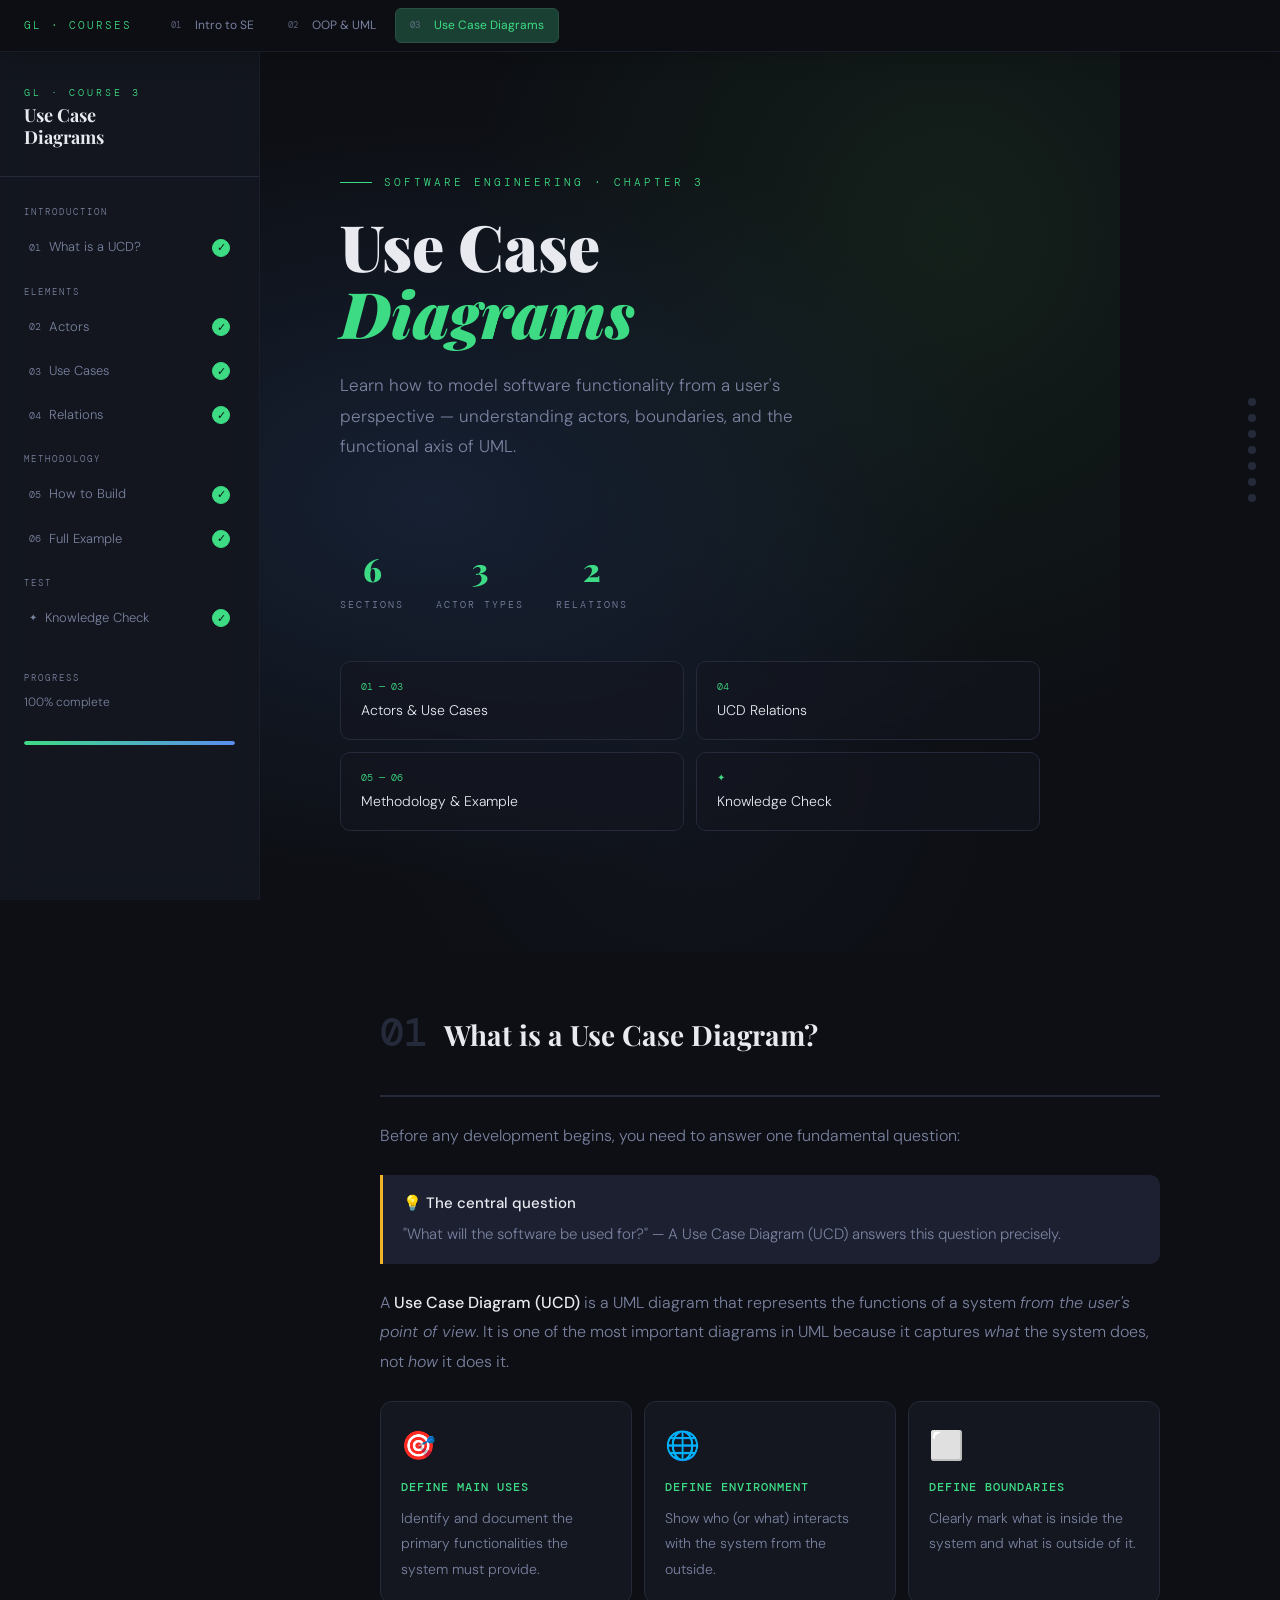
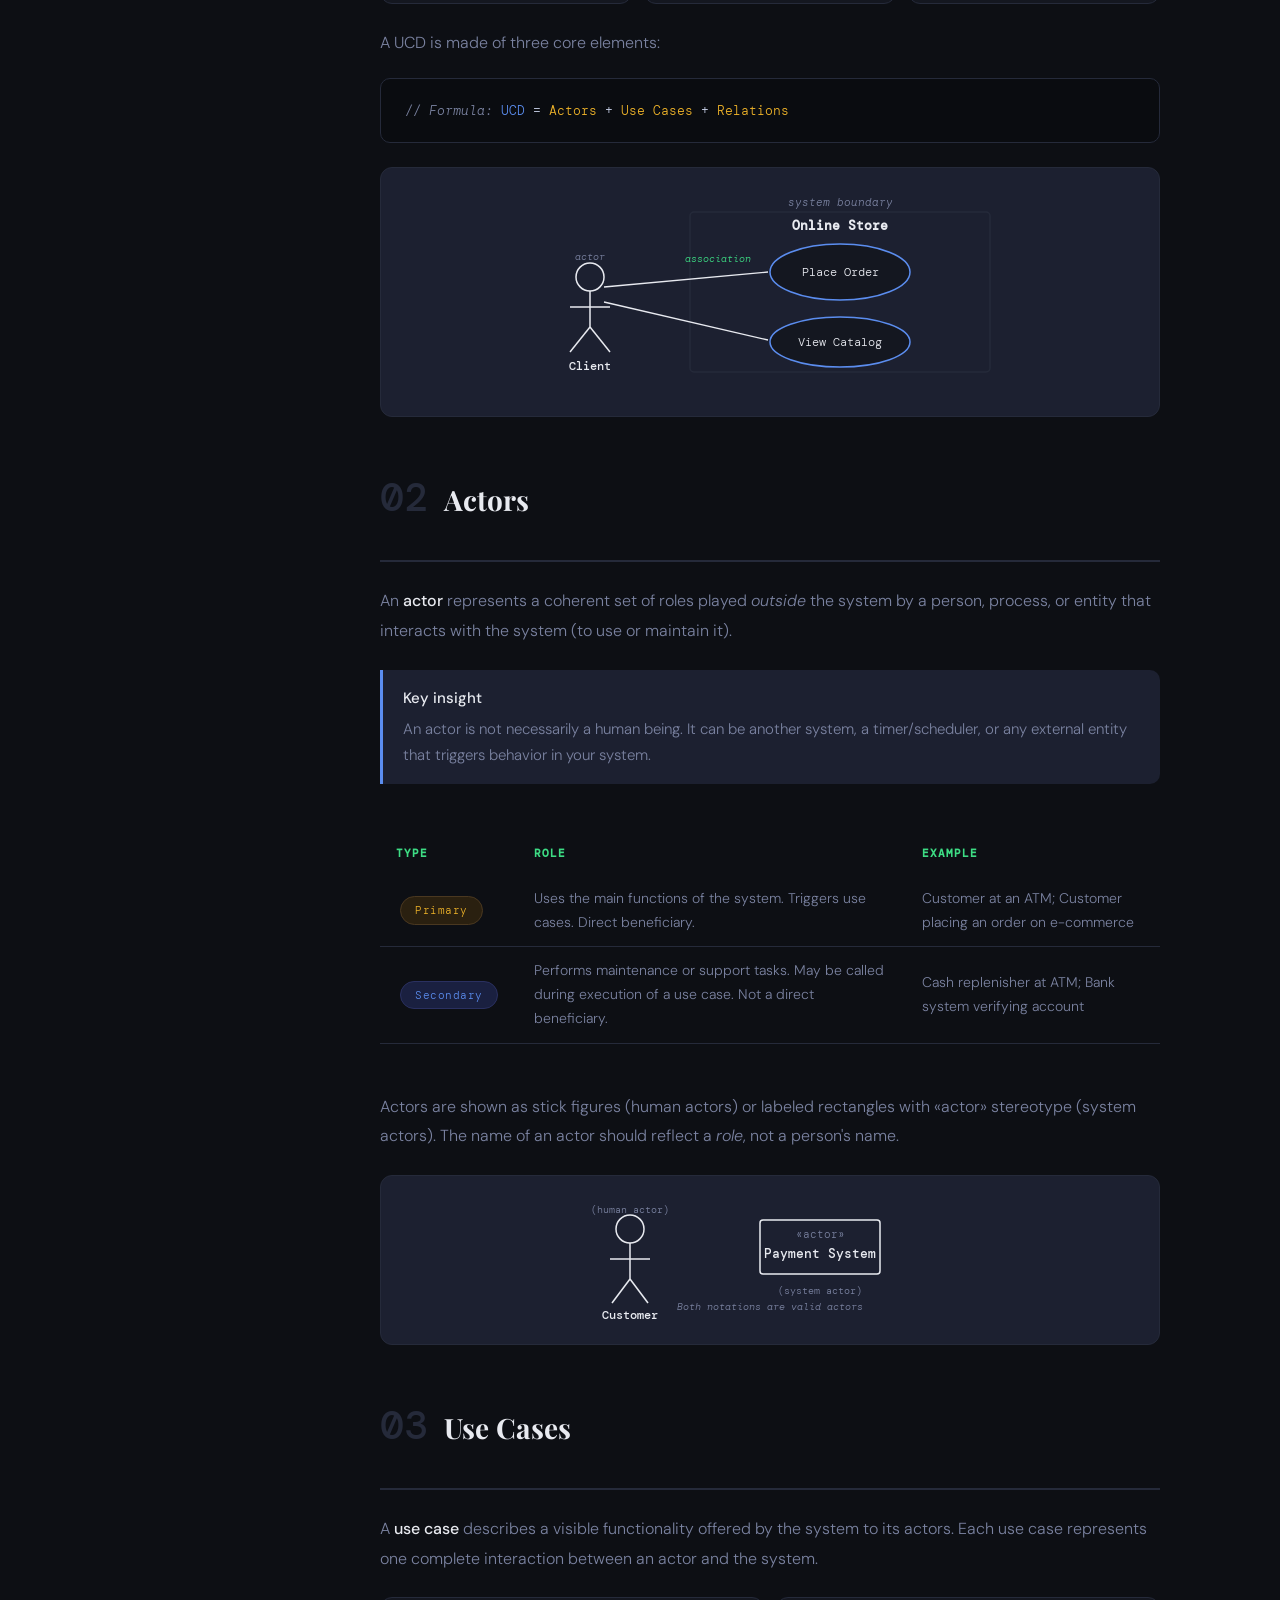
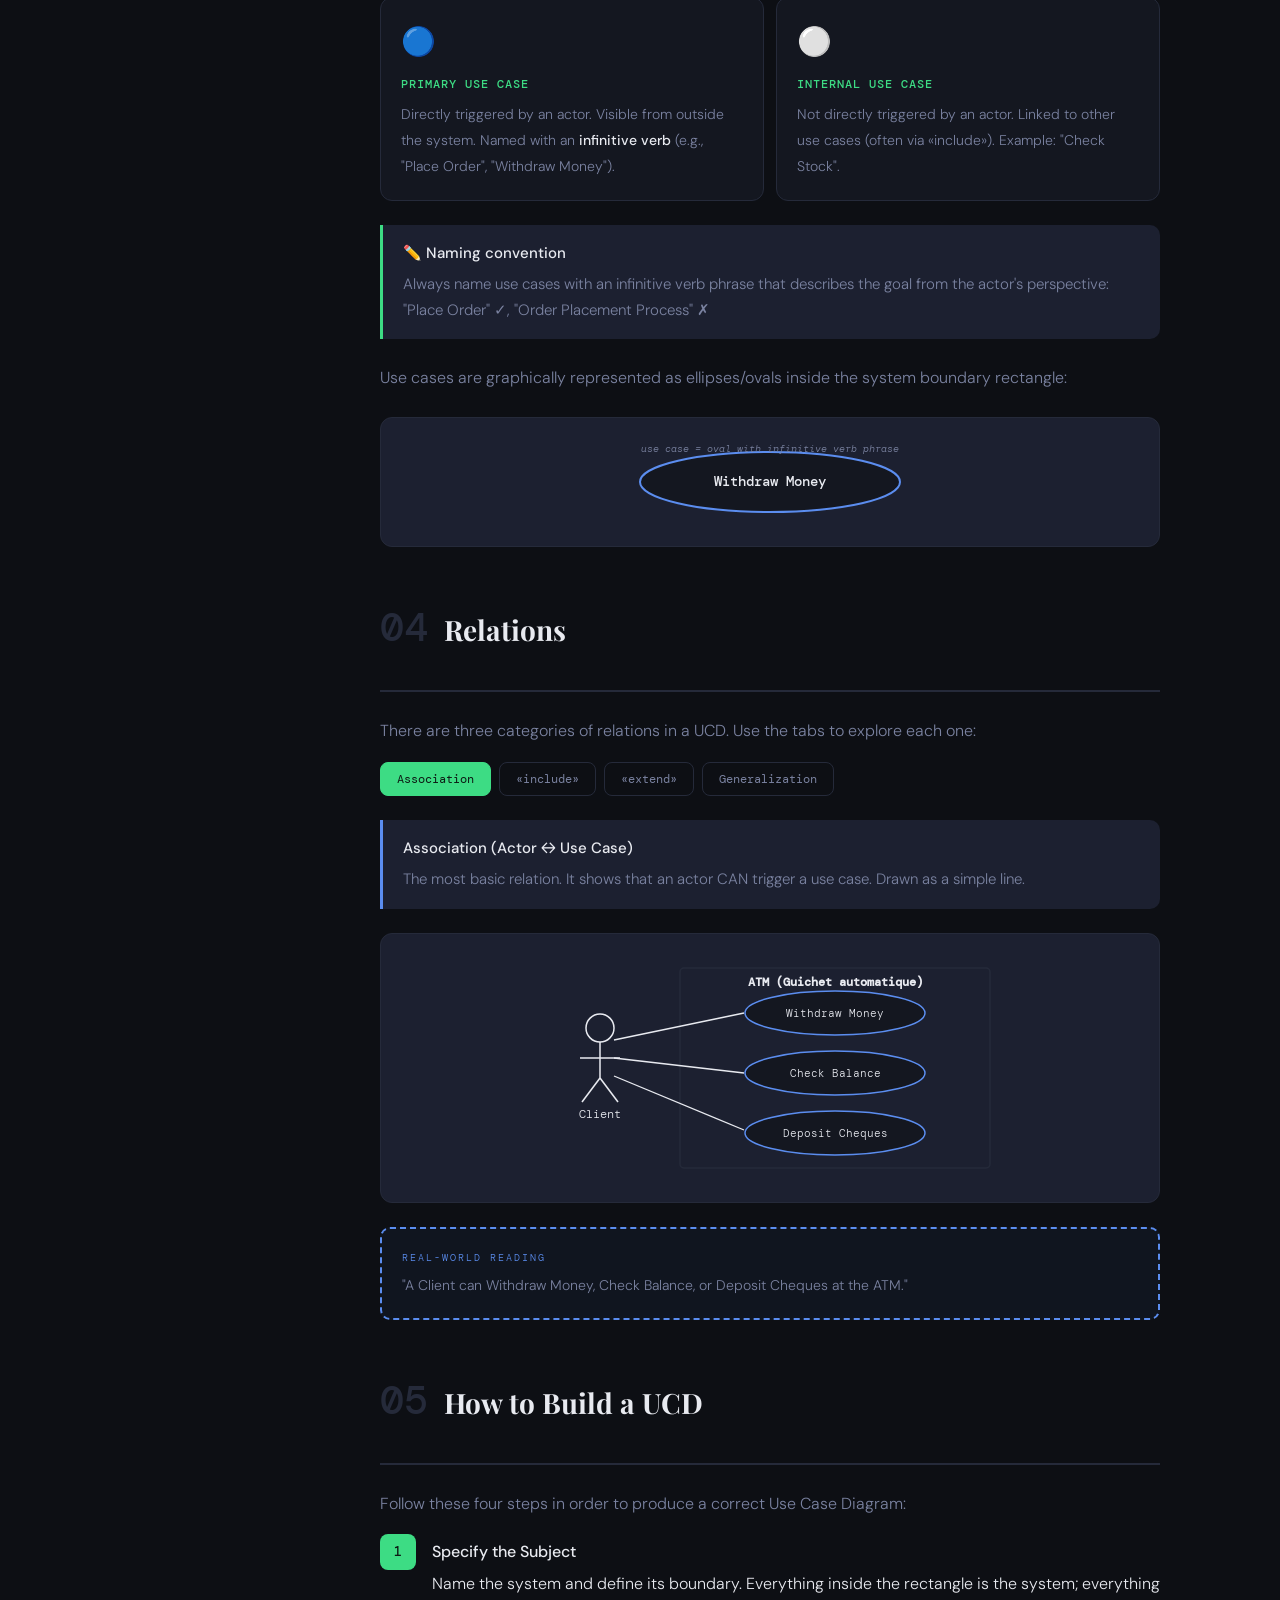
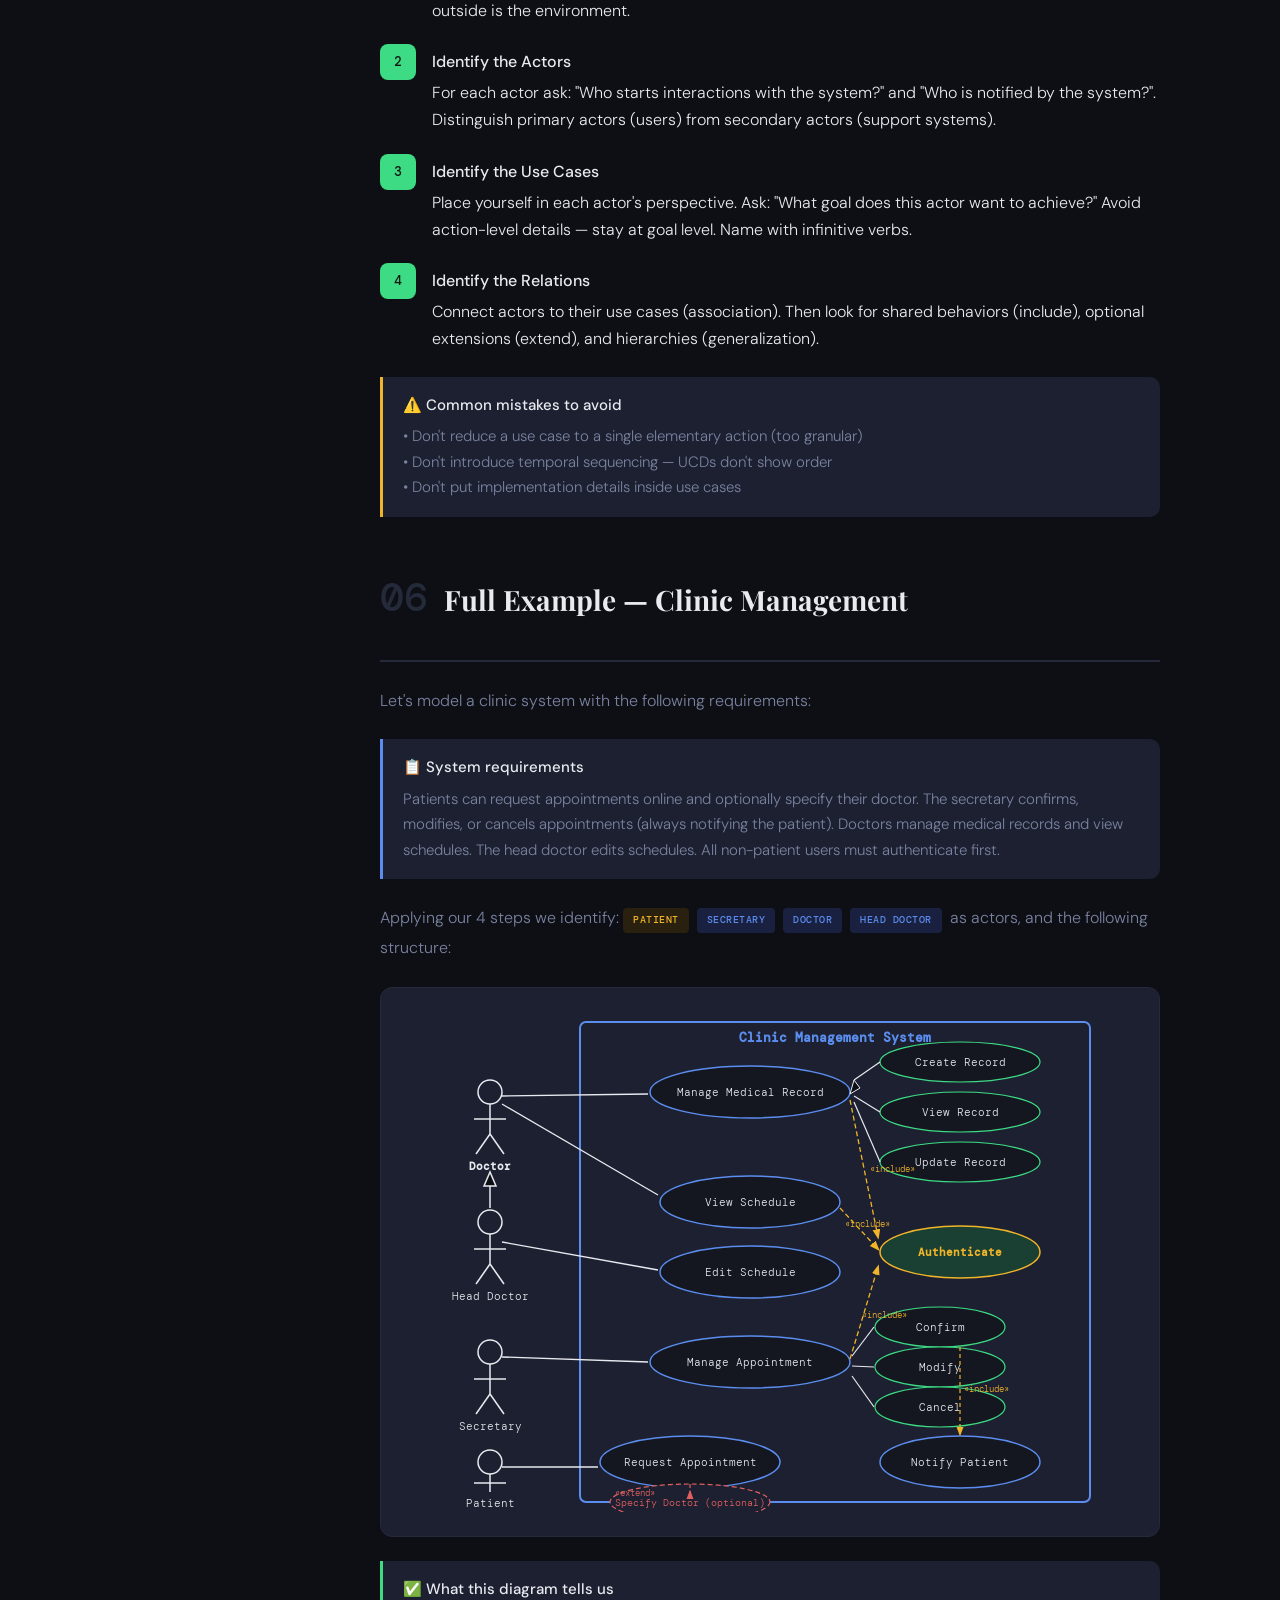
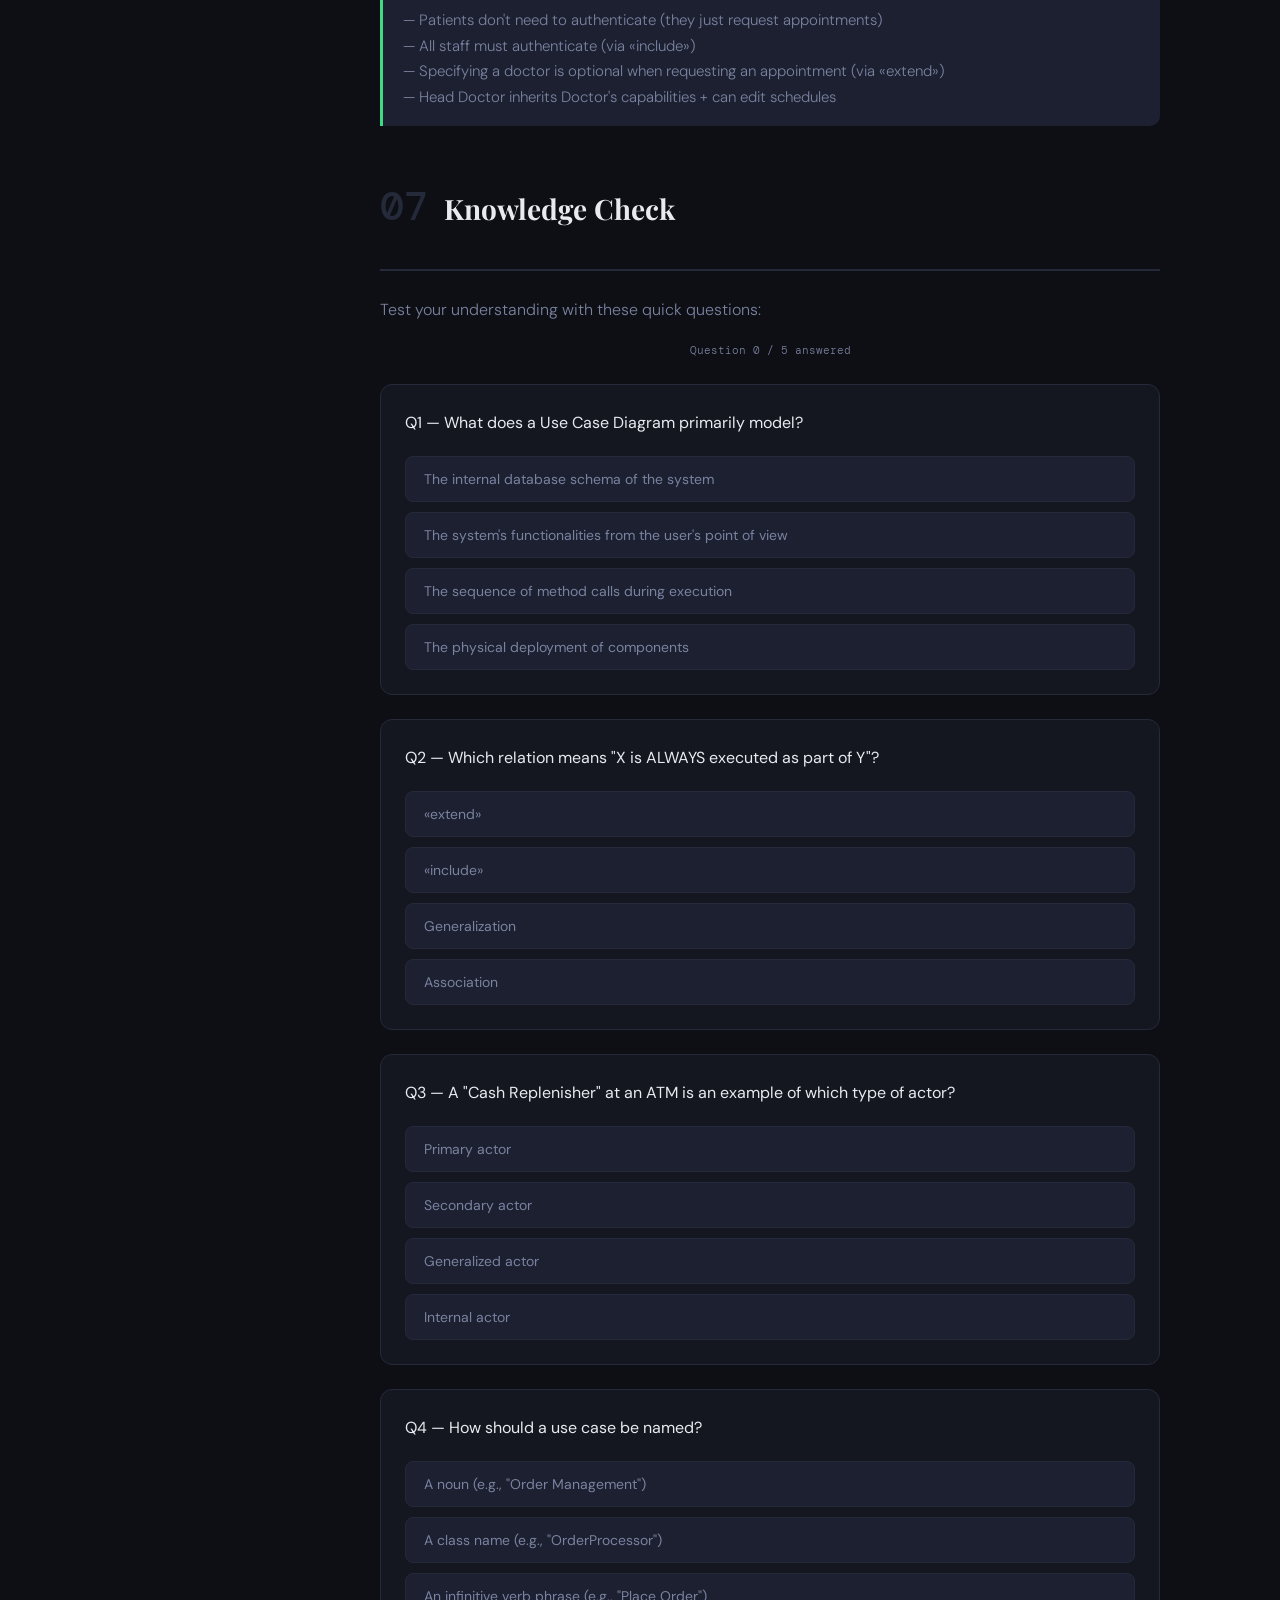
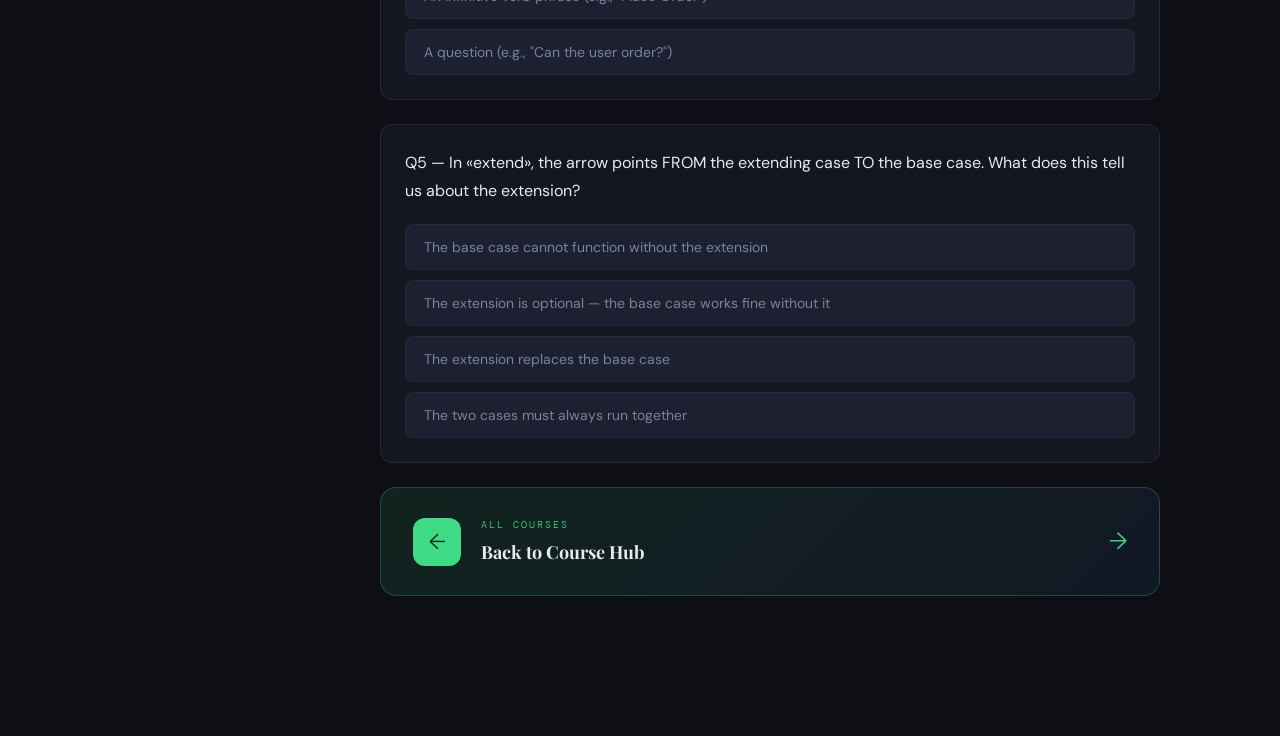
<file: uml-ucd-tutorial.html>
<!DOCTYPE html>
<html lang="en">
<head>
<!-- Google tag (gtag.js) -->
<script async src="https://www.googletagmanager.com/gtag/js?id=G-R2BP7HLFSL"></script>
<script>
  window.dataLayer = window.dataLayer || [];
  function gtag(){dataLayer.push(arguments);}
  gtag('js', new Date());
  gtag('config', 'G-R2BP7HLFSL');
</script>
<meta charset="UTF-8">
<meta name="viewport" content="width=device-width, initial-scale=1.0">
<title>UML Use Case Diagrams — Interactive Tutorial</title>
<link rel="stylesheet" href="common.css">
<style>
  /* Page-specific: this page uses scroll layout instead of sidebar-section-toggle */
  body { padding-top: 52px; }

  /* Section reveal animation */
  .section:not(.hero) {
    display: block;
    padding: 0;
    max-width: none;
    margin-bottom: 60px;
    opacity: 0;
    transform: translateY(24px);
    transition: opacity 0.5s ease, transform 0.5s ease;
    animation: none;
  }
  .section.visible { opacity: 1; transform: none; }

  .layout {
    max-width: 860px;
    margin: 0 auto;
    padding: 60px 40px 80px;
  }

  /* Override section-header to be flex row */
  .section > .section-header {
    display: flex;
    align-items: baseline;
    gap: 16px;
    margin-bottom: 24px;
    padding-bottom: 12px;
    border-bottom: 2px solid var(--border);
  }
</style>
</head>
<body>

<!-- UNIFIED HEADER -->
<header class="site-header">
  <a class="site-header-brand" href="index.html">GL · Courses</a>
  <button class="site-header-toggle" onclick="document.querySelector('.site-header-nav').classList.toggle('open')">☰</button>
  <nav class="site-header-nav">
    <a href="software_engineering_course.html"><span class="nav-num">01</span> Intro to SE</a>
    <a href="oop-uml-course.html"><span class="nav-num">02</span> OOP & UML</a>
    <a href="uml-ucd-tutorial.html" class="active"><span class="nav-num">03</span> Use Case Diagrams</a>
  </nav>
</header>

<button class="hamburger" onclick="toggleSidebar()">☰</button>

<div class="reading-progress" style="top:52px"><div class="reading-progress-fill" id="readingProgress"></div></div>
<canvas id="confetti-canvas"></canvas>

<nav class="sidebar" id="sidebar">
  <div class="logo">
    <span class="logo-label">GL · Course 3</span>
    <div class="logo-title">Use Case<br>Diagrams</div>
  </div>

  <div class="nav-section">
    <div class="nav-section-title">Introduction</div>
    <a class="nav-item active" onclick="document.getElementById('s1').scrollIntoView({behavior:'smooth'})" data-section="s1"><span class="nav-num">01</span>What is a UCD?<span class="check-icon" onclick="toggleCheck(event, 's1')">✓</span></a>
  </div>

  <div class="nav-section">
    <div class="nav-section-title">Elements</div>
    <a class="nav-item" onclick="document.getElementById('s2').scrollIntoView({behavior:'smooth'})" data-section="s2"><span class="nav-num">02</span>Actors<span class="check-icon" onclick="toggleCheck(event, 's2')">✓</span></a>
    <a class="nav-item" onclick="document.getElementById('s3').scrollIntoView({behavior:'smooth'})" data-section="s3"><span class="nav-num">03</span>Use Cases<span class="check-icon" onclick="toggleCheck(event, 's3')">✓</span></a>
    <a class="nav-item" onclick="document.getElementById('s4').scrollIntoView({behavior:'smooth'})" data-section="s4"><span class="nav-num">04</span>Relations<span class="check-icon" onclick="toggleCheck(event, 's4')">✓</span></a>
  </div>

  <div class="nav-section">
    <div class="nav-section-title">Methodology</div>
    <a class="nav-item" onclick="document.getElementById('s5').scrollIntoView({behavior:'smooth'})" data-section="s5"><span class="nav-num">05</span>How to Build<span class="check-icon" onclick="toggleCheck(event, 's5')">✓</span></a>
    <a class="nav-item" onclick="document.getElementById('s6').scrollIntoView({behavior:'smooth'})" data-section="s6"><span class="nav-num">06</span>Full Example<span class="check-icon" onclick="toggleCheck(event, 's6')">✓</span></a>
  </div>

  <div class="nav-section">
    <div class="nav-section-title">Test</div>
    <a class="nav-item" onclick="document.getElementById('s7').scrollIntoView({behavior:'smooth'})" data-section="s7"><span class="nav-num">✦</span>Knowledge Check<span class="check-icon" onclick="toggleCheck(event, 's7')">✓</span></a>
  </div>

  <div class="nav-section" style="margin-top:auto; padding-top:16px;">
    <div class="nav-section-title">Progress</div>
    <div id="progressLabel" style="color:var(--muted); font-size:12px; padding:0 8px; margin-bottom:6px;">0% complete</div>
    <div style="padding:0 8px;">
      <div class="progress-bar"><div class="progress-fill" id="progressBar" style="width:0%"></div></div>
    </div>
  </div>
</nav>

<main class="main">

<!-- HERO -->
  <div id="section-overview" class="section active hero">
    <div class="hero-tag">Software Engineering · Chapter 3</div>
    <h1>Use Case<br><em>Diagrams</em></h1>
    <p>Learn how to model software functionality from a user's perspective — understanding actors, boundaries, and the functional axis of UML.</p>

    <div class="hero-stats">
      <div class="hero-stat-item">
        <div class="hero-stat-num">6</div>
        <div class="hero-stat-label">Sections</div>
      </div>
      <div class="hero-stat-item">
        <div class="hero-stat-num">3</div>
        <div class="hero-stat-label">Actor Types</div>
      </div>
      <div class="hero-stat-item">
        <div class="hero-stat-num">2</div>
        <div class="hero-stat-label">Relations</div>
      </div>
    </div>

    <div class="toc-grid">
      <div class="toc-card" onclick="document.getElementById('s2').scrollIntoView({behavior:'smooth'})">
        <div class="toc-card-num">01 — 03</div>
        <div class="toc-card-title">Actors & Use Cases</div>
      </div>
      <div class="toc-card" onclick="document.getElementById('s4').scrollIntoView({behavior:'smooth'})">
        <div class="toc-card-num">04</div>
        <div class="toc-card-title">UCD Relations</div>
      </div>
      <div class="toc-card" onclick="document.getElementById('s5').scrollIntoView({behavior:'smooth'})">
        <div class="toc-card-num">05 — 06</div>
        <div class="toc-card-title">Methodology & Example</div>
      </div>
      <div class="toc-card" onclick="document.getElementById('s7').scrollIntoView({behavior:'smooth'})">
        <div class="toc-card-num">✦</div>
        <div class="toc-card-title">Knowledge Check</div>
      </div>
    </div>
  </div>

<!-- SCROLLSPY -->
<div class="scrollspy" id="scrollspy"></div>

<div class="layout">

  <!-- SECTION 1 -->
  <div class="section" id="s1">
    <div class="section-header">
      <span class="section-num">01</span>
      <h2 class="section-title">What is a Use Case Diagram?</h2>
    </div>

    <p>Before any development begins, you need to answer one fundamental question:</p>

    <div class="callout orange">
      <strong>💡 The central question</strong>
      "What will the software be used for?" — A Use Case Diagram (UCD) answers this question precisely.
    </div>

    <p>A <strong>Use Case Diagram (UCD)</strong> is a UML diagram that represents the functions of a system <em>from the user's point of view</em>. It is one of the most important diagrams in UML because it captures <em>what</em> the system does, not <em>how</em> it does it.</p>

    <div class="def-grid">
      <div class="def-card">
        <div class="icon">🎯</div>
        <h3>Define Main Uses</h3>
        <p>Identify and document the primary functionalities the system must provide.</p>
      </div>
      <div class="def-card">
        <div class="icon">🌐</div>
        <h3>Define Environment</h3>
        <p>Show who (or what) interacts with the system from the outside.</p>
      </div>
      <div class="def-card">
        <div class="icon">⬜</div>
        <h3>Define Boundaries</h3>
        <p>Clearly mark what is inside the system and what is outside of it.</p>
      </div>
    </div>

    <p>A UCD is made of three core elements:</p>

    <div class="code-block">
<span class="cm">// Formula:</span>
<span class="kw">UCD</span> = <span class="cn">Actors</span> + <span class="cn">Use Cases</span> + <span class="cn">Relations</span>
    </div>

    <!-- Simple intro diagram -->
    <div class="diagram-wrap">
      <svg viewBox="0 0 520 200" width="520" height="200" font-family="DM Mono, monospace">
        <!-- System box -->
        <rect x="180" y="20" width="300" height="160" rx="4" fill="#1c2030" stroke="#252a3a" stroke-width="1.5"/>
        <text x="330" y="14" text-anchor="middle" font-size="11" fill="#7a82a0" font-style="italic">system boundary</text>
        <text x="330" y="38" text-anchor="middle" font-size="13" fill="#e8eaf0" font-weight="600">Online Store</text>

        <!-- Actor -->
        <circle cx="80" cy="85" r="14" fill="none" stroke="#e8eaf0" stroke-width="1.5"/>
        <line x1="80" y1="99" x2="80" y2="135" stroke="#e8eaf0" stroke-width="1.5"/>
        <line x1="60" y1="115" x2="100" y2="115" stroke="#e8eaf0" stroke-width="1.5"/>
        <line x1="80" y1="135" x2="60" y2="160" stroke="#e8eaf0" stroke-width="1.5"/>
        <line x1="80" y1="135" x2="100" y2="160" stroke="#e8eaf0" stroke-width="1.5"/>
        <text x="80" y="178" text-anchor="middle" font-size="12" fill="#e8eaf0" font-weight="500">Client</text>
        <text x="80" y="68" text-anchor="middle" font-size="10" fill="#7a82a0" font-style="italic">actor</text>

        <!-- Use cases -->
        <ellipse cx="330" cy="80" rx="70" ry="28" fill="#141720" stroke="#5b8def" stroke-width="1.5"/>
        <text x="330" y="84" text-anchor="middle" font-size="12" fill="#e8eaf0">Place Order</text>
        <text x="330" y="157" text-anchor="middle" font-size="10" fill="#7a82a0" font-style="italic">use case</text>

        <ellipse cx="330" cy="150" rx="70" ry="25" fill="#141720" stroke="#5b8def" stroke-width="1.5"/>
        <text x="330" y="154" text-anchor="middle" font-size="12" fill="#e8eaf0">View Catalog</text>

        <!-- Association lines -->
        <line x1="94" y1="95" x2="258" y2="80" stroke="#e8eaf0" stroke-width="1.3"/>
        <line x1="94" y1="110" x2="258" y2="148" stroke="#e8eaf0" stroke-width="1.3"/>

        <!-- Label arrows -->
        <text x="175" y="70" font-size="10" fill="#3ddc84" font-style="italic">association</text>
      </svg>
    </div>
  </div>

  <!-- SECTION 2 -->
  <div class="section" id="s2">
    <div class="section-header">
      <span class="section-num">02</span>
      <h2 class="section-title">Actors</h2>
    </div>

    <p>An <strong>actor</strong> represents a coherent set of roles played <em>outside</em> the system by a person, process, or entity that interacts with the system (to use or maintain it).</p>

    <div class="callout">
      <strong>Key insight</strong>
      An actor is not necessarily a human being. It can be another system, a timer/scheduler, or any external entity that triggers behavior in your system.
    </div>

    <div class="table-wrap">
      <table>
        <tr>
          <th>Type</th>
          <th>Role</th>
          <th>Example</th>
        </tr>
        <tr>
          <td><span class="pill gold">Primary</span></td>
          <td>Uses the main functions of the system. Triggers use cases. Direct beneficiary.</td>
          <td>Customer at an ATM; Customer placing an order on e-commerce</td>
        </tr>
        <tr>
          <td><span class="pill blue">Secondary</span></td>
          <td>Performs maintenance or support tasks. May be called during execution of a use case. Not a direct beneficiary.</td>
          <td>Cash replenisher at ATM; Bank system verifying account</td>
        </tr>
      </table>
    </div>

    <p>Actors are shown as stick figures (human actors) or labeled rectangles with «actor» stereotype (system actors). The name of an actor should reflect a <em>role</em>, not a person's name.</p>

    <div class="diagram-wrap">
      <svg viewBox="0 0 420 120" width="420" height="120" font-family="DM Mono, monospace">
        <!-- Human actor -->
        <g transform="translate(70,15)">
          <circle cx="0" cy="14" r="14" fill="none" stroke="#e8eaf0" stroke-width="1.5"/>
          <line x1="0" y1="28" x2="0" y2="64" stroke="#e8eaf0" stroke-width="1.5"/>
          <line x1="-20" y1="44" x2="20" y2="44" stroke="#e8eaf0" stroke-width="1.5"/>
          <line x1="0" y1="64" x2="-18" y2="88" stroke="#e8eaf0" stroke-width="1.5"/>
          <line x1="0" y1="64" x2="18" y2="88" stroke="#e8eaf0" stroke-width="1.5"/>
          <text x="0" y="104" text-anchor="middle" font-size="12" fill="#e8eaf0" font-weight="500">Customer</text>
          <text x="0" y="-2" text-anchor="middle" font-size="10" fill="#7a82a0">(human actor)</text>
        </g>

        <!-- System actor box -->
        <g transform="translate(260,20)">
          <rect x="-60" y="0" width="120" height="54" rx="3" fill="#1c2030" stroke="#e8eaf0" stroke-width="1.5"/>
          <text x="0" y="18" text-anchor="middle" font-size="11" fill="#7a82a0">«actor»</text>
          <text x="0" y="38" text-anchor="middle" font-size="13" fill="#e8eaf0" font-weight="500">Payment System</text>
          <text x="0" y="74" text-anchor="middle" font-size="10" fill="#7a82a0">(system actor)</text>
        </g>

        <text x="210" y="110" text-anchor="middle" font-size="10" fill="#7a82a0" font-style="italic">Both notations are valid actors</text>
      </svg>
    </div>
  </div>

  <!-- SECTION 3 -->
  <div class="section" id="s3">
    <div class="section-header">
      <span class="section-num">03</span>
      <h2 class="section-title">Use Cases</h2>
    </div>

    <p>A <strong>use case</strong> describes a visible functionality offered by the system to its actors. Each use case represents one complete interaction between an actor and the system.</p>

    <div class="def-grid">
      <div class="def-card">
        <div class="icon">🔵</div>
        <h3>Primary Use Case</h3>
        <p>Directly triggered by an actor. Visible from outside the system. Named with an <strong>infinitive verb</strong> (e.g., "Place Order", "Withdraw Money").</p>
      </div>
      <div class="def-card">
        <div class="icon">⚪</div>
        <h3>Internal Use Case</h3>
        <p>Not directly triggered by an actor. Linked to other use cases (often via «include»). Example: "Check Stock".</p>
      </div>
    </div>

    <div class="callout green">
      <strong>✏️ Naming convention</strong>
      Always name use cases with an infinitive verb phrase that describes the goal from the actor's perspective: "Place Order" ✓, "Order Placement Process" ✗
    </div>

    <p>Use cases are graphically represented as ellipses/ovals inside the system boundary rectangle:</p>

    <div class="diagram-wrap">
      <svg viewBox="0 0 340 80" width="340" height="80" font-family="DM Mono, monospace">
        <ellipse cx="170" cy="40" rx="130" ry="30" fill="#141720" stroke="#5b8def" stroke-width="2"/>
        <text x="170" y="44" text-anchor="middle" font-size="14" fill="#e8eaf0" font-weight="500">Withdraw Money</text>
        <text x="170" y="10" text-anchor="middle" font-size="10" fill="#7a82a0" font-style="italic">use case = oval with infinitive verb phrase</text>
      </svg>
    </div>
  </div>

  <!-- SECTION 4 -->
  <div class="section" id="s4">
    <div class="section-header">
      <span class="section-num">04</span>
      <h2 class="section-title">Relations</h2>
    </div>

    <p>There are three categories of relations in a UCD. Use the tabs to explore each one:</p>

    <div class="relation-tabs">
      <button class="rtab active" onclick="showTab('assoc')">Association</button>
      <button class="rtab" onclick="showTab('include')">«include»</button>
      <button class="rtab" onclick="showTab('extend')">«extend»</button>
      <button class="rtab" onclick="showTab('gen')">Generalization</button>
    </div>

    <!-- ASSOCIATION -->
    <div class="rpanel active" id="tab-assoc">
      <div class="callout">
        <strong>Association (Actor ↔ Use Case)</strong>
        The most basic relation. It shows that an actor CAN trigger a use case. Drawn as a simple line.
      </div>
      <div class="diagram-wrap">
        <svg viewBox="0 0 500 220" width="500" height="220" font-family="DM Mono, monospace">
          <rect x="160" y="10" width="310" height="200" rx="4" fill="#1c2030" stroke="#252a3a" stroke-width="1.5"/>
          <text x="315" y="28" text-anchor="middle" font-size="12" fill="#e8eaf0" font-weight="600">ATM (Guichet automatique)</text>

          <circle cx="80" cy="70" r="14" fill="none" stroke="#e8eaf0" stroke-width="1.5"/>
          <line x1="80" y1="84" x2="80" y2="120" stroke="#e8eaf0" stroke-width="1.5"/>
          <line x1="60" y1="100" x2="100" y2="100" stroke="#e8eaf0" stroke-width="1.5"/>
          <line x1="80" y1="120" x2="62" y2="144" stroke="#e8eaf0" stroke-width="1.5"/>
          <line x1="80" y1="120" x2="98" y2="144" stroke="#e8eaf0" stroke-width="1.5"/>
          <text x="80" y="160" text-anchor="middle" font-size="12" fill="#e8eaf0">Client</text>

          <ellipse cx="315" cy="55" rx="90" ry="22" fill="#141720" stroke="#5b8def" stroke-width="1.5"/>
          <text x="315" y="59" text-anchor="middle" font-size="11" fill="#e8eaf0">Withdraw Money</text>
          <ellipse cx="315" cy="115" rx="90" ry="22" fill="#141720" stroke="#5b8def" stroke-width="1.5"/>
          <text x="315" y="119" text-anchor="middle" font-size="11" fill="#e8eaf0">Check Balance</text>
          <ellipse cx="315" cy="175" rx="90" ry="22" fill="#141720" stroke="#5b8def" stroke-width="1.5"/>
          <text x="315" y="179" text-anchor="middle" font-size="11" fill="#e8eaf0">Deposit Cheques</text>

          <line x1="94" y1="82" x2="224" y2="55" stroke="#e8eaf0" stroke-width="1.3"/>
          <line x1="94" y1="100" x2="224" y2="115" stroke="#e8eaf0" stroke-width="1.3"/>
          <line x1="94" y1="118" x2="224" y2="172" stroke="#e8eaf0" stroke-width="1.3"/>
        </svg>
      </div>
      <div class="example-box">
        <div class="ex-label">Real-world reading</div>
        "A Client can Withdraw Money, Check Balance, or Deposit Cheques at the ATM."
      </div>
    </div>

    <!-- INCLUDE -->
    <div class="rpanel" id="tab-include">
      <div class="callout">
        <strong>«include» (Use Case → Use Case)</strong>
        Use case X <em>always</em> triggers use case Y as part of its execution. Y is mandatory, not optional. The arrow points from the base case to the included case.
      </div>
      <p>Two common reasons to use «include»:</p>
      <ul style="margin: 12px 0 12px 24px; line-height: 2;">
        <li><strong>Decompose</strong> a complex use case into simpler sub-cases</li>
        <li><strong>Factor out</strong> a common behavior shared by multiple use cases (avoid duplication)</li>
      </ul>
      <div class="diagram-wrap">
        <svg viewBox="0 0 500 220" width="500" height="220" font-family="DM Mono, monospace">
          <rect x="10" y="10" width="480" height="200" rx="4" fill="#1c2030" stroke="#252a3a" stroke-width="1.5"/>
          <circle cx="60" cy="90" r="14" fill="none" stroke="#e8eaf0" stroke-width="1.5"/>
          <line x1="60" y1="104" x2="60" y2="140" stroke="#e8eaf0" stroke-width="1.5"/>
          <line x1="40" y1="120" x2="80" y2="120" stroke="#e8eaf0" stroke-width="1.5"/>
          <line x1="60" y1="140" x2="42" y2="164" stroke="#e8eaf0" stroke-width="1.5"/>
          <line x1="60" y1="140" x2="78" y2="164" stroke="#e8eaf0" stroke-width="1.5"/>
          <text x="60" y="182" text-anchor="middle" font-size="12" fill="#e8eaf0">Client</text>

          <ellipse cx="200" cy="110" rx="80" ry="28" fill="#141720" stroke="#5b8def" stroke-width="2"/>
          <text x="200" y="114" text-anchor="middle" font-size="12" fill="#e8eaf0" font-weight="500">Place Order</text>

          <ellipse cx="380" cy="50" rx="80" ry="24" fill="#141720" stroke="#3ddc84" stroke-width="1.5"/>
          <text x="380" y="54" text-anchor="middle" font-size="11" fill="#e8eaf0">Authenticate</text>
          <ellipse cx="380" cy="115" rx="80" ry="24" fill="#141720" stroke="#3ddc84" stroke-width="1.5"/>
          <text x="380" y="119" text-anchor="middle" font-size="11" fill="#e8eaf0">Validate Cart</text>
          <ellipse cx="380" cy="180" rx="80" ry="24" fill="#141720" stroke="#3ddc84" stroke-width="1.5"/>
          <text x="380" y="184" text-anchor="middle" font-size="11" fill="#e8eaf0">Process Payment</text>

          <line x1="74" y1="100" x2="118" y2="108" stroke="#e8eaf0" stroke-width="1.3"/>
          <line x1="280" y1="95" x2="299" y2="62" stroke="#f0b429" stroke-width="1.5" stroke-dasharray="5,3" marker-end="url(#arr)"/>
          <line x1="280" y1="110" x2="299" y2="112" stroke="#f0b429" stroke-width="1.5" stroke-dasharray="5,3" marker-end="url(#arr)"/>
          <line x1="280" y1="128" x2="299" y2="166" stroke="#f0b429" stroke-width="1.5" stroke-dasharray="5,3" marker-end="url(#arr)"/>

          <text x="285" y="72" font-size="10" fill="#f0b429">«include»</text>
          <text x="285" y="103" font-size="10" fill="#f0b429">«include»</text>
          <text x="285" y="152" font-size="10" fill="#f0b429">«include»</text>

          <defs>
            <marker id="arr" markerWidth="8" markerHeight="8" refX="6" refY="3" orient="auto">
              <path d="M0,0 L0,6 L8,3 z" fill="#f0b429"/>
            </marker>
          </defs>
        </svg>
      </div>
      <div class="example-box">
        <div class="ex-label">Rule to remember</div>
        With «include», the included use case is <strong>always executed</strong> — it is mandatory, not conditional.
      </div>
    </div>

    <!-- EXTEND -->
    <div class="rpanel" id="tab-extend">
      <div class="callout">
        <strong>«extend» (Use Case → Use Case)</strong>
        Use case X <em>optionally</em> extends use case Y. X is triggered only under certain conditions. The arrow points from the extending case to the base case.
      </div>
      <p>Key difference from «include»: the extension is <strong>optional / conditional</strong>. You can add an <em>extension point</em> to mark exactly where in the base use case the extension may trigger.</p>
      <div class="diagram-wrap">
        <svg viewBox="0 0 500 200" width="500" height="200" font-family="DM Mono, monospace">
          <rect x="10" y="10" width="480" height="180" rx="4" fill="#1c2030" stroke="#252a3a" stroke-width="1.5"/>

          <circle cx="60" cy="90" r="14" fill="none" stroke="#e8eaf0" stroke-width="1.5"/>
          <line x1="60" y1="104" x2="60" y2="140" stroke="#e8eaf0" stroke-width="1.5"/>
          <line x1="40" y1="120" x2="80" y2="120" stroke="#e8eaf0" stroke-width="1.5"/>
          <line x1="60" y1="140" x2="42" y2="164" stroke="#e8eaf0" stroke-width="1.5"/>
          <line x1="60" y1="140" x2="78" y2="164" stroke="#e8eaf0" stroke-width="1.5"/>
          <text x="60" y="182" text-anchor="middle" font-size="12" fill="#e8eaf0">Client</text>

          <rect x="140" y="68" width="160" height="64" rx="30" fill="#141720" stroke="#5b8def" stroke-width="2"/>
          <text x="220" y="93" text-anchor="middle" font-size="12" fill="#e8eaf0" font-weight="500">Make Transfer</text>
          <line x1="140" y1="105" x2="300" y2="105" stroke="#252a3a" stroke-width="1"/>
          <text x="220" y="122" text-anchor="middle" font-size="10" fill="#7a82a0" font-style="italic">ext. pt: verify funds</text>

          <ellipse cx="390" cy="100" rx="80" ry="28" fill="#141720" stroke="#e05f5f" stroke-width="1.5" stroke-dasharray="5,3"/>
          <text x="390" y="104" text-anchor="middle" font-size="11" fill="#e8eaf0">Check Balance</text>

          <line x1="74" y1="100" x2="140" y2="100" stroke="#e8eaf0" stroke-width="1.3"/>
          <line x1="309" y1="100" x2="360" y2="100" stroke="#e05f5f" stroke-width="1.5" stroke-dasharray="5,3" marker-end="url(#arr2)"/>
          <text x="315" y="92" font-size="10" fill="#e05f5f">«extend»</text>

          <rect x="330" y="138" width="145" height="36" rx="3" fill="#1c2030" stroke="#e05f5f" stroke-width="1"/>
          <text x="402" y="152" text-anchor="middle" font-size="10" fill="#e05f5f">Condition:</text>
          <text x="402" y="167" text-anchor="middle" font-size="10" fill="#e05f5f">{if amount &gt; 10,000}</text>
          <line x1="390" y1="138" x2="390" y2="128" stroke="#e05f5f" stroke-width="1" stroke-dasharray="3,2"/>

          <defs>
            <marker id="arr2" markerWidth="8" markerHeight="8" refX="2" refY="3" orient="auto">
              <path d="M8,0 L8,6 L0,3 z" fill="#e05f5f"/>
            </marker>
          </defs>
        </svg>
      </div>
      <div class="example-box">
        <div class="ex-label">Include vs Extend — Quick Rule</div>
        <strong>«include»</strong> = always happens (mandatory sub-task)<br>
        <strong>«extend»</strong> = sometimes happens (optional / conditional)
      </div>
    </div>

    <!-- GENERALIZATION -->
    <div class="rpanel" id="tab-gen">
      <div class="callout">
        <strong>Generalization (Actor→Actor or UseCase→UseCase)</strong>
        A is a generalization of B if B is a special case of A. B inherits all of A's use cases but may have additional exclusive ones.
      </div>
      <div class="diagram-wrap">
        <svg viewBox="0 0 500 200" width="500" height="200" font-family="DM Mono, monospace">
          <rect x="200" y="10" width="280" height="180" rx="4" fill="#1c2030" stroke="#252a3a" stroke-width="1.5"/>
          <text x="340" y="28" text-anchor="middle" font-size="12" fill="#e8eaf0" font-weight="600">Online Store</text>

          <circle cx="80" cy="60" r="14" fill="none" stroke="#e8eaf0" stroke-width="1.5"/>
          <line x1="80" y1="74" x2="80" y2="110" stroke="#e8eaf0" stroke-width="1.5"/>
          <line x1="60" y1="90" x2="100" y2="90" stroke="#e8eaf0" stroke-width="1.5"/>
          <line x1="80" y1="110" x2="62" y2="134" stroke="#e8eaf0" stroke-width="1.5"/>
          <line x1="80" y1="110" x2="98" y2="134" stroke="#e8eaf0" stroke-width="1.5"/>
          <text x="80" y="150" text-anchor="middle" font-size="12" fill="#e8eaf0">Customer</text>

          <circle cx="80" cy="165" r="14" fill="none" stroke="#e8eaf0" stroke-width="1.5"/>
          <line x1="80" y1="179" x2="80" y2="195" stroke="#e8eaf0" stroke-width="1.5"/>
          <line x1="60" y1="188" x2="100" y2="188" stroke="#e8eaf0" stroke-width="1.5"/>
          <text x="80" y="200" text-anchor="middle" font-size="10" fill="#7a82a0">Loyalty Member</text>

          <line x1="80" y1="150" x2="80" y2="138" stroke="#e8eaf0" stroke-width="1.5"/>
          <polygon points="80,126 73,140 87,140" fill="#0d0f14" stroke="#e8eaf0" stroke-width="1.5"/>

          <ellipse cx="340" cy="70" rx="90" ry="24" fill="#141720" stroke="#5b8def" stroke-width="1.5"/>
          <text x="340" y="74" text-anchor="middle" font-size="12" fill="#e8eaf0">Place Order</text>

          <ellipse cx="340" cy="140" rx="90" ry="24" fill="#141720" stroke="#5b8def" stroke-width="1.5"/>
          <text x="340" y="144" text-anchor="middle" font-size="12" fill="#e8eaf0">Use Loyalty Points</text>

          <line x1="94" y1="72" x2="248" y2="72" stroke="#e8eaf0" stroke-width="1.3"/>
          <line x1="94" y1="80" x2="248" y2="138" stroke="#7a82a0" stroke-width="1.3" stroke-dasharray="4,3"/>
          <text x="165" y="100" font-size="10" fill="#7a82a0" font-style="italic">(inherited)</text>
          <line x1="94" y1="170" x2="248" y2="142" stroke="#e8eaf0" stroke-width="1.3"/>
        </svg>
      </div>
      <div class="example-box">
        <div class="ex-label">Reading this diagram</div>
        A <em>Loyalty Member</em> is a special kind of <em>Customer</em>. They can do everything a Customer can (Place Order) PLUS their own exclusive action (Use Loyalty Points).
      </div>
    </div>
  </div>

  <!-- SECTION 5 -->
  <div class="section" id="s5">
    <div class="section-header">
      <span class="section-num">05</span>
      <h2 class="section-title">How to Build a UCD</h2>
    </div>

    <p>Follow these four steps in order to produce a correct Use Case Diagram:</p>

    <div class="steps">
      <div class="step">
        <div class="step-num"></div>
        <div class="step-body">
          <strong>Specify the Subject</strong>
          Name the system and define its boundary. Everything inside the rectangle is the system; everything outside is the environment.
        </div>
      </div>
      <div class="step">
        <div class="step-num"></div>
        <div class="step-body">
          <strong>Identify the Actors</strong>
          For each actor ask: "Who starts interactions with the system?" and "Who is notified by the system?". Distinguish primary actors (users) from secondary actors (support systems).
        </div>
      </div>
      <div class="step">
        <div class="step-num"></div>
        <div class="step-body">
          <strong>Identify the Use Cases</strong>
          Place yourself in each actor's perspective. Ask: "What goal does this actor want to achieve?" Avoid action-level details — stay at goal level. Name with infinitive verbs.
        </div>
      </div>
      <div class="step">
        <div class="step-num"></div>
        <div class="step-body">
          <strong>Identify the Relations</strong>
          Connect actors to their use cases (association). Then look for shared behaviors (include), optional extensions (extend), and hierarchies (generalization).
        </div>
      </div>
    </div>

    <div class="callout orange">
      <strong>⚠️ Common mistakes to avoid</strong>
      • Don't reduce a use case to a single elementary action (too granular)<br>
      • Don't introduce temporal sequencing — UCDs don't show order<br>
      • Don't put implementation details inside use cases
    </div>
  </div>

  <!-- SECTION 6 -->
  <div class="section" id="s6">
    <div class="section-header">
      <span class="section-num">06</span>
      <h2 class="section-title">Full Example — Clinic Management</h2>
    </div>

    <p>Let's model a clinic system with the following requirements:</p>

    <div class="callout">
      <strong>📋 System requirements</strong>
      Patients can request appointments online and optionally specify their doctor. The secretary confirms, modifies, or cancels appointments (always notifying the patient). Doctors manage medical records and view schedules. The head doctor edits schedules. All non-patient users must authenticate first.
    </div>

    <p>Applying our 4 steps we identify: <span class="badge badge-orange">Patient</span> <span class="badge badge-blue">Secretary</span> <span class="badge badge-blue">Doctor</span> <span class="badge badge-blue">Head Doctor</span> as actors, and the following structure:</p>

    <div class="diagram-wrap">
      <svg viewBox="0 0 680 500" width="680" height="500" font-family="DM Mono, monospace" font-size="11">
        <defs>
          <marker id="a1" markerWidth="8" markerHeight="8" refX="6" refY="3" orient="auto">
            <path d="M0,0 L0,6 L8,3 z" fill="#f0b429"/>
          </marker>
          <marker id="a2" markerWidth="8" markerHeight="8" refX="2" refY="3" orient="auto">
            <path d="M8,0 L8,6 L0,3 z" fill="#e05f5f"/>
          </marker>
        </defs>

        <!-- System boundary -->
        <rect x="150" y="10" width="510" height="480" rx="6" fill="#1c2030" stroke="#5b8def" stroke-width="2"/>
        <text x="405" y="30" text-anchor="middle" font-size="13" fill="#5b8def" font-weight="600">Clinic Management System</text>

        <!-- ACTORS -->
        <!-- Doctor -->
        <g>
          <circle cx="60" cy="80" r="12" fill="none" stroke="#e8eaf0" stroke-width="1.5"/>
          <line x1="60" y1="92" x2="60" y2="122" stroke="#e8eaf0" stroke-width="1.5"/>
          <line x1="44" y1="107" x2="76" y2="107" stroke="#e8eaf0" stroke-width="1.5"/>
          <line x1="60" y1="122" x2="46" y2="142" stroke="#e8eaf0" stroke-width="1.5"/>
          <line x1="60" y1="122" x2="74" y2="142" stroke="#e8eaf0" stroke-width="1.5"/>
          <text x="60" y="158" text-anchor="middle" font-weight="600" fill="#e8eaf0">Doctor</text>
        </g>

        <!-- Head Doctor -->
        <g>
          <circle cx="60" cy="210" r="12" fill="none" stroke="#e8eaf0" stroke-width="1.5"/>
          <line x1="60" y1="222" x2="60" y2="252" stroke="#e8eaf0" stroke-width="1.5"/>
          <line x1="44" y1="237" x2="76" y2="237" stroke="#e8eaf0" stroke-width="1.5"/>
          <line x1="60" y1="252" x2="46" y2="272" stroke="#e8eaf0" stroke-width="1.5"/>
          <line x1="60" y1="252" x2="74" y2="272" stroke="#e8eaf0" stroke-width="1.5"/>
          <text x="60" y="288" text-anchor="middle" fill="#e8eaf0">Head Doctor</text>
          <line x1="60" y1="196" x2="60" y2="172" stroke="#e8eaf0" stroke-width="1.5"/>
          <polygon points="60,160 54,174 66,174" fill="#0d0f14" stroke="#e8eaf0" stroke-width="1.5"/>
        </g>

        <!-- Secretary -->
        <g>
          <circle cx="60" cy="340" r="12" fill="none" stroke="#e8eaf0" stroke-width="1.5"/>
          <line x1="60" y1="352" x2="60" y2="382" stroke="#e8eaf0" stroke-width="1.5"/>
          <line x1="44" y1="367" x2="76" y2="367" stroke="#e8eaf0" stroke-width="1.5"/>
          <line x1="60" y1="382" x2="46" y2="402" stroke="#e8eaf0" stroke-width="1.5"/>
          <line x1="60" y1="382" x2="74" y2="402" stroke="#e8eaf0" stroke-width="1.5"/>
          <text x="60" y="418" text-anchor="middle" fill="#e8eaf0">Secretary</text>
        </g>

        <!-- Patient -->
        <g>
          <circle cx="60" cy="450" r="12" fill="none" stroke="#e8eaf0" stroke-width="1.5"/>
          <line x1="60" y1="462" x2="60" y2="480" stroke="#e8eaf0" stroke-width="1.5"/>
          <line x1="44" y1="471" x2="76" y2="471" stroke="#e8eaf0" stroke-width="1.5"/>
          <text x="60" y="495" text-anchor="middle" fill="#e8eaf0">Patient</text>
        </g>

        <!-- USE CASES -->
        <ellipse cx="320" cy="80" rx="100" ry="26" fill="#141720" stroke="#5b8def" stroke-width="1.5"/>
        <text x="320" y="84" text-anchor="middle" fill="#e8eaf0">Manage Medical Record</text>

        <ellipse cx="530" cy="50" rx="80" ry="20" fill="#141720" stroke="#3ddc84" stroke-width="1.2"/>
        <text x="530" y="54" text-anchor="middle" fill="#e8eaf0">Create Record</text>
        <ellipse cx="530" cy="100" rx="80" ry="20" fill="#141720" stroke="#3ddc84" stroke-width="1.2"/>
        <text x="530" y="104" text-anchor="middle" fill="#e8eaf0">View Record</text>
        <ellipse cx="530" cy="150" rx="80" ry="20" fill="#141720" stroke="#3ddc84" stroke-width="1.2"/>
        <text x="530" y="154" text-anchor="middle" fill="#e8eaf0">Update Record</text>

        <line x1="450" y1="50" x2="424" y2="68" stroke="#e8eaf0" stroke-width="1.2"/>
        <line x1="450" y1="100" x2="424" y2="84" stroke="#e8eaf0" stroke-width="1.2"/>
        <line x1="450" y1="150" x2="424" y2="90" stroke="#e8eaf0" stroke-width="1.2"/>
        <polygon points="420,82 430,76 424,68" fill="#0d0f14" stroke="#e8eaf0" stroke-width="1"/>

        <ellipse cx="320" cy="190" rx="90" ry="26" fill="#141720" stroke="#5b8def" stroke-width="1.5"/>
        <text x="320" y="194" text-anchor="middle" fill="#e8eaf0">View Schedule</text>
        <ellipse cx="320" cy="260" rx="90" ry="26" fill="#141720" stroke="#5b8def" stroke-width="1.5"/>
        <text x="320" y="264" text-anchor="middle" fill="#e8eaf0">Edit Schedule</text>

        <ellipse cx="530" cy="240" rx="80" ry="26" fill="#1a4033" stroke="#f0b429" stroke-width="1.5"/>
        <text x="530" y="244" text-anchor="middle" font-weight="600" fill="#f0b429">Authenticate</text>

        <ellipse cx="320" cy="350" rx="100" ry="26" fill="#141720" stroke="#5b8def" stroke-width="1.5"/>
        <text x="320" y="354" text-anchor="middle" fill="#e8eaf0">Manage Appointment</text>

        <ellipse cx="510" cy="315" rx="65" ry="20" fill="#141720" stroke="#3ddc84" stroke-width="1.2"/>
        <text x="510" y="319" text-anchor="middle" fill="#e8eaf0">Confirm</text>
        <ellipse cx="510" cy="355" rx="65" ry="20" fill="#141720" stroke="#3ddc84" stroke-width="1.2"/>
        <text x="510" y="359" text-anchor="middle" fill="#e8eaf0">Modify</text>
        <ellipse cx="510" cy="395" rx="65" ry="20" fill="#141720" stroke="#3ddc84" stroke-width="1.2"/>
        <text x="510" y="399" text-anchor="middle" fill="#e8eaf0">Cancel</text>

        <ellipse cx="530" cy="450" rx="80" ry="26" fill="#141720" stroke="#5b8def" stroke-width="1.5"/>
        <text x="530" y="454" text-anchor="middle" fill="#e8eaf0">Notify Patient</text>
        <ellipse cx="260" cy="450" rx="90" ry="26" fill="#141720" stroke="#5b8def" stroke-width="1.5"/>
        <text x="260" y="454" text-anchor="middle" fill="#e8eaf0">Request Appointment</text>

        <ellipse cx="260" cy="490" rx="80" ry="18" fill="#1c2030" stroke="#e05f5f" stroke-width="1.2" stroke-dasharray="5,3"/>
        <text x="260" y="494" text-anchor="middle" font-size="10" fill="#e05f5f">Specify Doctor (optional)</text>

        <!-- RELATIONS -->
        <line x1="72" y1="84" x2="218" y2="82" stroke="#e8eaf0" stroke-width="1.3"/>
        <line x1="72" y1="92" x2="228" y2="183" stroke="#e8eaf0" stroke-width="1.3"/>
        <line x1="72" y1="230" x2="228" y2="258" stroke="#e8eaf0" stroke-width="1.3"/>
        <line x1="72" y1="345" x2="218" y2="350" stroke="#e8eaf0" stroke-width="1.3"/>
        <line x1="72" y1="455" x2="168" y2="455" stroke="#e8eaf0" stroke-width="1.3"/>

        <line x1="410" y1="196" x2="448" y2="237" stroke="#f0b429" stroke-width="1.3" stroke-dasharray="5,3" marker-end="url(#a1)"/>
        <text x="415" y="215" font-size="9" fill="#f0b429">«include»</text>
        <line x1="420" y1="88" x2="448" y2="225" stroke="#f0b429" stroke-width="1.3" stroke-dasharray="5,3" marker-end="url(#a1)"/>
        <text x="440" y="160" font-size="9" fill="#f0b429">«include»</text>
        <line x1="420" y1="347" x2="448" y2="255" stroke="#f0b429" stroke-width="1.3" stroke-dasharray="5,3" marker-end="url(#a1)"/>
        <text x="432" y="306" font-size="9" fill="#f0b429">«include»</text>

        <line x1="444" y1="315" x2="422" y2="344" stroke="#e8eaf0" stroke-width="1.2"/>
        <line x1="444" y1="355" x2="422" y2="354" stroke="#e8eaf0" stroke-width="1.2"/>
        <line x1="444" y1="395" x2="422" y2="364" stroke="#e8eaf0" stroke-width="1.2"/>

        <line x1="530" y1="335" x2="530" y2="422" stroke="#f0b429" stroke-width="1.2" stroke-dasharray="4,3" marker-end="url(#a1)"/>
        <text x="534" y="380" font-size="9" fill="#f0b429">«include»</text>

        <line x1="260" y1="472" x2="260" y2="480" stroke="#e05f5f" stroke-width="1.2" stroke-dasharray="4,3" marker-end="url(#a2)"/>
        <text x="185" y="484" font-size="9" fill="#e05f5f">«extend»</text>
      </svg>
    </div>

    <div class="callout green">
      <strong>✅ What this diagram tells us</strong>
      — Patients don't need to authenticate (they just request appointments)<br>
      — All staff must authenticate (via «include»)<br>
      — Specifying a doctor is optional when requesting an appointment (via «extend»)<br>
      — Head Doctor inherits Doctor's capabilities + can edit schedules
    </div>
  </div>

  <!-- SECTION 7: QUIZ -->
  <div class="section" id="s7">
    <div class="section-header">
      <span class="section-num">07</span>
      <h2 class="section-title">Knowledge Check</h2>
    </div>

    <p>Test your understanding with these quick questions:</p>
    <div class="quiz-progress-text" id="quizProgressText">Question 0 / 5 answered</div>

    <!-- Q1 -->
    <div class="quiz-wrap" id="q1">
      <div class="quiz-q">Q1 — What does a Use Case Diagram primarily model?</div>
      <div class="quiz-options">
        <button class="quiz-option" onclick="answer(this,'q1',false)">The internal database schema of the system</button>
        <button class="quiz-option" onclick="answer(this,'q1',true)">The system's functionalities from the user's point of view</button>
        <button class="quiz-option" onclick="answer(this,'q1',false)">The sequence of method calls during execution</button>
        <button class="quiz-option" onclick="answer(this,'q1',false)">The physical deployment of components</button>
      </div>
      <div class="quiz-feedback" id="q1-fb"></div>
    </div>

    <!-- Q2 -->
    <div class="quiz-wrap" id="q2">
      <div class="quiz-q">Q2 — Which relation means "X is ALWAYS executed as part of Y"?</div>
      <div class="quiz-options">
        <button class="quiz-option" onclick="answer(this,'q2',false)">«extend»</button>
        <button class="quiz-option" onclick="answer(this,'q2',true)">«include»</button>
        <button class="quiz-option" onclick="answer(this,'q2',false)">Generalization</button>
        <button class="quiz-option" onclick="answer(this,'q2',false)">Association</button>
      </div>
      <div class="quiz-feedback" id="q2-fb"></div>
    </div>

    <!-- Q3 -->
    <div class="quiz-wrap" id="q3">
      <div class="quiz-q">Q3 — A "Cash Replenisher" at an ATM is an example of which type of actor?</div>
      <div class="quiz-options">
        <button class="quiz-option" onclick="answer(this,'q3',false)">Primary actor</button>
        <button class="quiz-option" onclick="answer(this,'q3',true)">Secondary actor</button>
        <button class="quiz-option" onclick="answer(this,'q3',false)">Generalized actor</button>
        <button class="quiz-option" onclick="answer(this,'q3',false)">Internal actor</button>
      </div>
      <div class="quiz-feedback" id="q3-fb"></div>
    </div>

    <!-- Q4 -->
    <div class="quiz-wrap" id="q4">
      <div class="quiz-q">Q4 — How should a use case be named?</div>
      <div class="quiz-options">
        <button class="quiz-option" onclick="answer(this,'q4',false)">A noun (e.g., "Order Management")</button>
        <button class="quiz-option" onclick="answer(this,'q4',false)">A class name (e.g., "OrderProcessor")</button>
        <button class="quiz-option" onclick="answer(this,'q4',true)">An infinitive verb phrase (e.g., "Place Order")</button>
        <button class="quiz-option" onclick="answer(this,'q4',false)">A question (e.g., "Can the user order?")</button>
      </div>
      <div class="quiz-feedback" id="q4-fb"></div>
    </div>

    <!-- Q5 -->
    <div class="quiz-wrap" id="q5">
      <div class="quiz-q">Q5 — In «extend», the arrow points FROM the extending case TO the base case. What does this tell us about the extension?</div>
      <div class="quiz-options">
        <button class="quiz-option" onclick="answer(this,'q5',false)">The base case cannot function without the extension</button>
        <button class="quiz-option" onclick="answer(this,'q5',true)">The extension is optional — the base case works fine without it</button>
        <button class="quiz-option" onclick="answer(this,'q5',false)">The extension replaces the base case</button>
        <button class="quiz-option" onclick="answer(this,'q5',false)">The two cases must always run together</button>
      </div>
      <div class="quiz-feedback" id="q5-fb"></div>
    </div>

    <div class="quiz-score-card" id="quizScoreCard">
      <div class="quiz-score-stars" id="quizStars"></div>
      <div class="quiz-score-num" id="quizScoreNum"></div>
      <div class="quiz-score-label">Correct Answers</div>
      <div class="quiz-score-msg" id="quizScoreMsg"></div>
    </div>

    <a class="next-chapter-cta" href="index.html">
      <div class="cta-icon">←</div>
      <div class="cta-content">
        <div class="cta-label">All Courses</div>
        <div class="cta-title">Back to Course Hub</div>
      </div>
      <div class="cta-arrow">→</div>
    </a>

  </div>

</div><!-- end layout -->

</main>

<button class="scroll-top-btn" id="scrollTopBtn" onclick="window.scrollTo({top:0,behavior:'smooth'})">↑</button>

<script>
function toggleSidebar() {
  document.getElementById('sidebar').classList.toggle('open');
}

// Tab switching
function showTab(id) {
  document.querySelectorAll('.rpanel').forEach(p => p.classList.remove('active'));
  document.querySelectorAll('.rtab').forEach(t => t.classList.remove('active'));
  document.getElementById('tab-' + id).classList.add('active');
  event.target.classList.add('active');
}

// Quiz
const feedbackData = {
  q1: { t: "✅ Correct! UCDs show WHAT the system does, from the user's perspective — not the internal implementation.", f: "❌ Not quite. UCDs describe system functionality from the user's point of view, not technical internals." },
  q2: { t: "✅ Correct! «include» means the included use case is always, unconditionally executed.", f: "❌ Not quite. «include» = mandatory/always. «extend» = optional/conditional." },
  q3: { t: "✅ Correct! A cash replenisher performs a maintenance task and is not a direct beneficiary — that's a secondary actor.", f: "❌ Not quite. Primary actors use main functions. A replenisher does maintenance — that makes them secondary." },
  q4: { t: "✅ Correct! Use case names should be infinitive verb phrases that describe the user's goal.", f: "❌ Not quite. Use cases are named with infinitive verb phrases (e.g., 'Place Order', 'Cancel Booking')." },
  q5: { t: "✅ Correct! The base use case is complete on its own. The extension only kicks in under certain conditions.", f: "❌ Not quite. In «extend», the base case is self-sufficient. The extension is conditional/optional." }
};

let answeredQuiz = {};
let quizCorrect = 0;
const quizTotal = 5;

function answer(btn, qid, correct) {
  if (answeredQuiz[qid]) return;
  answeredQuiz[qid] = true;
  if (correct) quizCorrect++;

  const block = btn.closest('.quiz-wrap');
  block.querySelectorAll('.quiz-option').forEach(b => b.style.pointerEvents = 'none');
  btn.classList.add(correct ? 'correct' : 'wrong');
  // Highlight correct answer if user got it wrong
  if (!correct) {
    block.querySelectorAll('.quiz-option').forEach(b => {
      if (b.getAttribute('onclick')?.includes('true')) b.classList.add('correct');
    });
  }
  const fb = document.getElementById(qid + '-fb');
  fb.textContent = correct ? feedbackData[qid].t : feedbackData[qid].f;
  fb.className = 'quiz-feedback show ' + (correct ? 'correct' : 'wrong');

  // Update progress text
  const count = Object.keys(answeredQuiz).length;
  document.getElementById('quizProgressText').textContent = 'Question ' + count + ' / ' + quizTotal + ' answered';

  if (count === quizTotal) showQuizScore();
  updateProgress();
}

function showQuizScore() {
  const card = document.getElementById('quizScoreCard');
  card.classList.add('visible');
  document.getElementById('quizScoreNum').textContent = quizCorrect + ' / ' + quizTotal;
  const starCount = Math.round((quizCorrect / quizTotal) * 5);
  document.getElementById('quizStars').textContent = '★'.repeat(starCount) + '☆'.repeat(5 - starCount);
  const msgs = [
    'Keep studying — review the sections above!',
    'Good start! A few more reviews will help.',
    'Not bad! Review what you missed.',
    'Well done! You understand Use Case Diagrams.',
    'Great job! Almost perfect!',
    'Perfect score! You\'ve mastered Use Case Diagrams! 🎉'
  ];
  document.getElementById('quizScoreMsg').textContent = msgs[quizCorrect];
  if (quizCorrect >= 4) fireConfetti();
  card.scrollIntoView({ behavior: 'smooth', block: 'center' });
}

// Confetti effect
function fireConfetti() {
  const canvas = document.getElementById('confetti-canvas');
  const ctx = canvas.getContext('2d');
  canvas.width = window.innerWidth;
  canvas.height = window.innerHeight;
  const pieces = [];
  const colors = ['#3ddc84','#5b8def','#f0b429','#e05f5f','#e8eaf0'];
  for (let i = 0; i < 120; i++) {
    pieces.push({
      x: Math.random() * canvas.width,
      y: Math.random() * canvas.height - canvas.height,
      w: Math.random() * 8 + 4,
      h: Math.random() * 4 + 2,
      color: colors[Math.floor(Math.random() * colors.length)],
      vx: (Math.random() - 0.5) * 4,
      vy: Math.random() * 3 + 2,
      rot: Math.random() * 360,
      vrot: (Math.random() - 0.5) * 10,
      opacity: 1
    });
  }
  let frame = 0;
  function animate() {
    ctx.clearRect(0, 0, canvas.width, canvas.height);
    pieces.forEach(p => {
      p.x += p.vx; p.y += p.vy; p.rot += p.vrot; p.vy += 0.05;
      if (frame > 80) p.opacity -= 0.015;
      ctx.save(); ctx.translate(p.x, p.y); ctx.rotate(p.rot * Math.PI / 180);
      ctx.globalAlpha = Math.max(0, p.opacity); ctx.fillStyle = p.color;
      ctx.fillRect(-p.w/2, -p.h/2, p.w, p.h); ctx.restore();
    });
    frame++;
    if (frame < 160) requestAnimationFrame(animate);
    else ctx.clearRect(0, 0, canvas.width, canvas.height);
  }
  animate();
}

// Progress
const sections = ['s1','s2','s3','s4','s5','s6','s7'];

// Intersection observer for reveal
const observer = new IntersectionObserver((entries) => {
  entries.forEach(e => {
    if (e.isIntersecting) {
      e.target.classList.add('visible');
      updateProgress();
      updateScrollspy();
    }
  });
}, { threshold: 0.15 });

document.querySelectorAll('.section').forEach(s => observer.observe(s));

// Scrollspy dots
const spy = document.getElementById('scrollspy');
const spyLabels = ['Intro','Actors','Use Cases','Relations','Steps','Example','Quiz'];
sections.forEach((id, i) => {
  const btn = document.createElement('button');
  btn.className = 'spy-dot';
  btn.title = spyLabels[i];
  btn.onclick = () => document.getElementById(id).scrollIntoView({behavior:'smooth'});
  spy.appendChild(btn);
});

const visited = new Set(JSON.parse(localStorage.getItem('ucd_visited') || '["s1"]'));

function toggleCheck(event, id) {
  event.stopPropagation();
  if (visited.has(id)) {
    visited.delete(id);
  } else {
    visited.add(id);
  }
  localStorage.setItem('ucd_visited', JSON.stringify([...visited]));
  updateCheckmarks();
  updateProgress();
}

function updateCheckmarks() {
  document.querySelectorAll('.nav-item[data-section]').forEach(item => {
    const sec = item.getAttribute('data-section');
    if (visited.has(sec)) {
      item.classList.add('visited');
    } else {
      item.classList.remove('visited');
    }
  });
}

function updateProgress() {
  const count = visited.size;
  const pct = Math.round((count / sections.length) * 100);
  document.getElementById('progressBar').style.width = pct + '%';
  document.getElementById('progressLabel').textContent = pct + '% complete';
}

function updateScrollspy() {
  const dots = spy.querySelectorAll('.spy-dot');
  const navItems = document.querySelectorAll('.sidebar .nav-item');
  sections.forEach((id, i) => {
    const el = document.getElementById(id);
    const rect = el.getBoundingClientRect();
    if (rect.top < window.innerHeight * 0.6 && rect.bottom > 0) {
      if (dots[i]) dots[i].classList.add('active');
      if (navItems[i]) {
        navItems[i].classList.add('active');
        // Auto-visit logic when scrolling past
        if (!visited.has(id)) {
          visited.add(id);
          localStorage.setItem('ucd_visited', JSON.stringify([...visited]));
          updateCheckmarks();
          updateProgress();
        }
      }
    } else {
      if (dots[i]) dots[i].classList.remove('active');
      if (navItems[i]) navItems[i].classList.remove('active');
    }
  });
}
window.addEventListener('scroll', () => {
  updateScrollspy();
  document.getElementById('scrollTopBtn').classList.toggle('visible', window.scrollY > 300);
  const docH = document.documentElement.scrollHeight - window.innerHeight;
  const pct = docH > 0 ? Math.min(100, (window.scrollY / docH) * 100) : 0;
  document.getElementById('readingProgress').style.width = pct + '%';
});

// Initialize
updateCheckmarks();
updateProgress();
</script>
</body>
</html>
</file>
<file: common.css>
/* ============================================================
   GL COURSE — COMMON STYLESHEET
   Unified dark theme based on oop-uml-course design
   ============================================================ */

@import url('https://fonts.googleapis.com/css2?family=Playfair+Display:wght@400;700;900&family=DM+Mono:wght@300;400;500&family=DM+Sans:wght@300;400;500&display=swap');

:root {
  --bg: #0d0f14;
  --surface: #141720;
  --surface2: #1c2030;
  --border: #252a3a;
  --green: #3ddc84;
  --green-dim: #1a4033;
  --gold: #f0b429;
  --blue: #5b8def;
  --red: #e05f5f;
  --text: #e8eaf0;
  --muted: #7a82a0;
  --accent: #3ddc84;
}

* { margin: 0; padding: 0; box-sizing: border-box; }
html { scroll-behavior: smooth; }

body {
  background: var(--bg);
  color: var(--text);
  font-family: 'DM Sans', sans-serif;
  font-weight: 300;
  line-height: 1.7;
  overflow-x: hidden;
}

/* Scroll-to-top button */
.scroll-top-btn {
  position: fixed;
  bottom: 28px; right: 28px;
  width: 44px; height: 44px;
  border-radius: 12px;
  background: rgba(61,220,132,0.15);
  backdrop-filter: blur(12px);
  -webkit-backdrop-filter: blur(12px);
  border: 1px solid rgba(61,220,132,0.25);
  color: var(--green);
  font-size: 20px;
  cursor: pointer;
  z-index: 999;
  display: flex; align-items: center; justify-content: center;
  opacity: 0; pointer-events: none;
  transform: translateY(12px);
  transition: all 0.3s cubic-bezier(0.23,1,0.32,1);
}
.scroll-top-btn.visible { opacity: 1; pointer-events: auto; transform: translateY(0); }
.scroll-top-btn:hover { background: var(--green); color: #0d1a14; transform: translateY(-3px); box-shadow: 0 8px 24px rgba(61,220,132,0.25); }

/* Stagger entrance for cards */
.card-grid .card, .def-grid .def-card, .quality-card, .model-card, .actor-card {
  opacity: 0;
  animation: staggerIn 0.5s ease forwards;
}
@keyframes staggerIn {
  from { opacity: 0; transform: translateY(18px); }
  to { opacity: 1; transform: translateY(0); }
}
.card-grid .card:nth-child(1), .def-grid .def-card:nth-child(1) { animation-delay: 0.05s; }
.card-grid .card:nth-child(2), .def-grid .def-card:nth-child(2) { animation-delay: 0.1s; }
.card-grid .card:nth-child(3), .def-grid .def-card:nth-child(3) { animation-delay: 0.15s; }
.card-grid .card:nth-child(4) { animation-delay: 0.2s; }
.card-grid .card:nth-child(5) { animation-delay: 0.25s; }

/* ============================================================
   UNIFIED TOP HEADER — CROSS-PAGE NAVIGATION
   ============================================================ */
.site-header {
  position: fixed;
  top: 0; left: 0; right: 0;
  z-index: 500;
  height: 52px;
  background: rgba(13, 15, 20, 0.85);
  backdrop-filter: blur(20px) saturate(1.4);
  -webkit-backdrop-filter: blur(20px) saturate(1.4);
  border-bottom: 1px solid rgba(37, 42, 58, 0.6);
  display: flex;
  align-items: center;
  padding: 0 24px;
  gap: 8px;
  box-shadow: 0 4px 24px rgba(0,0,0,0.2);
}

.site-header-brand {
  font-family: 'DM Mono', monospace;
  font-size: 11px;
  color: var(--green);
  letter-spacing: 2px;
  text-transform: uppercase;
  margin-right: 16px;
  flex-shrink: 0;
  text-decoration: none;
}

.site-header-nav {
  display: flex;
  gap: 4px;
  flex-wrap: wrap;
  list-style: none;
}

.site-header-nav a {
  display: inline-flex;
  align-items: center;
  gap: 6px;
  padding: 6px 14px;
  border-radius: 6px;
  font-size: 12px;
  font-weight: 400;
  color: var(--muted);
  text-decoration: none;
  transition: all 0.2s ease;
  border: 1px solid transparent;
  white-space: nowrap;
}

.site-header-nav a:hover {
  color: var(--text);
  background: var(--surface2);
}

.site-header-nav a.active {
  color: var(--green);
  background: var(--green-dim);
  border-color: #2a5042;
}

.site-header-nav .nav-num {
  font-family: 'DM Mono', monospace;
  font-size: 9px;
  color: var(--muted);
  opacity: 0.7;
}

/* Offset body for fixed header */
body {
  padding-top: 52px;
}

/* Mobile header */
.site-header-toggle {
  display: none;
  background: none;
  border: none;
  color: var(--text);
  font-size: 20px;
  cursor: pointer;
  padding: 4px 8px;
  margin-left: auto;
}

@media (max-width: 768px) {
  .site-header {
    flex-wrap: wrap;
    height: auto;
    padding: 10px 16px;
  }
  .site-header-toggle {
    display: block;
  }
  .site-header-nav {
    display: none;
    width: 100%;
    flex-direction: column;
    padding-top: 8px;
  }
  .site-header-nav.open {
    display: flex;
  }
  .site-header-nav a {
    padding: 10px 14px;
  }
}

/* ============================================================
   SIDEBAR
   ============================================================ */
.sidebar {
  position: fixed;
  left: 0; top: 52px; bottom: 0;
  width: 260px;
  background: rgba(20, 23, 32, 0.92);
  backdrop-filter: blur(16px);
  -webkit-backdrop-filter: blur(16px);
  border-right: 1px solid rgba(37, 42, 58, 0.5);
  padding: 32px 0;
  overflow-y: auto;
  z-index: 100;
  transition: transform 0.35s cubic-bezier(0.23,1,0.32,1);
}

.logo {
  padding: 0 24px 28px;
  border-bottom: 1px solid var(--border);
  margin-bottom: 20px;
}

.logo-label {
  font-family: 'DM Mono', monospace;
  font-size: 10px;
  color: var(--green);
  letter-spacing: 3px;
  text-transform: uppercase;
  display: block;
  margin-bottom: 4px;
}

.logo-title {
  font-family: 'Playfair Display', serif;
  font-size: 18px;
  font-weight: 700;
  line-height: 1.2;
}

.nav-section {
  padding: 0 16px;
  margin-bottom: 8px;
}

.nav-section-title {
  font-family: 'DM Mono', monospace;
  font-size: 9px;
  color: var(--muted);
  letter-spacing: 2px;
  text-transform: uppercase;
  padding: 8px 8px 6px;
}

.nav-item {
  display: flex;
  align-items: center;
  padding: 9px 12px;
  border-radius: 8px;
  font-size: 13px;
  color: var(--muted);
  cursor: pointer;
  transition: all 0.2s;
  text-decoration: none;
  border: 1px solid transparent;
  margin-bottom: 2px;
  background: none;
  width: 100%;
  text-align: left;
  font-family: 'DM Sans', sans-serif;
}

.nav-item:hover { color: var(--text); background: var(--surface2); }
.nav-item.active {
  color: var(--green);
  background: var(--green-dim);
  border-color: #2a5042;
}

.nav-num {
  font-family: 'DM Mono', monospace;
  font-size: 10px;
  color: var(--muted);
  margin-right: 8px;
}

/* ============================================================
   MAIN CONTENT AREA
   ============================================================ */
.main {
  margin-left: 260px;
  min-height: 100vh;
}

.section {
  display: none;
  padding: 60px 80px;
  max-width: 860px;
}

/* ============================================================
   HERO
   ============================================================ */
.hero {
  min-height: 100vh;
  display: none;
  flex-direction: column;
  justify-content: center;
  padding: 80px;
  background: radial-gradient(ellipse at 20% 50%, rgba(26,40,64,0.7) 0%, transparent 60%),
              radial-gradient(ellipse at 80% 20%, rgba(26,48,32,0.5) 0%, transparent 50%),
              radial-gradient(circle at 50% 80%, rgba(91,141,239,0.04) 0%, transparent 40%);
}

.hero.active {
  display: flex !important;
  animation: fadeIn 0.45s cubic-bezier(0.23,1,0.32,1);
}

.hero-tag {
  font-family: 'DM Mono', monospace;
  font-size: 11px;
  color: var(--green);
  letter-spacing: 3px;
  text-transform: uppercase;
  margin-bottom: 20px;
  display: flex;
  align-items: center;
  gap: 12px;
}

.hero-stats {
  display: flex;
  gap: 32px;
  margin-top: 40px;
}
.hero-stats.center {
  justify-content: center;
}
.hero-stat-item {
  text-align: center;
}
.hero-stat-num {
  font-family: 'Playfair Display', serif;
  font-size: 32px;
  font-weight: 900;
  color: var(--green);
}
.hero-stat-label {
  font-family: 'DM Mono', monospace;
  font-size: 10px;
  color: var(--muted);
  letter-spacing: 2px;
  text-transform: uppercase;
}

.hero-tag::before {
  content: '';
  display: block;
  width: 32px;
  height: 1px;
  background: var(--green);
}

.hero h1 {
  font-family: 'Playfair Display', serif;
  font-size: clamp(42px, 5vw, 68px);
  font-weight: 900;
  line-height: 1.05;
  margin-bottom: 24px;
  max-width: 700px;
}

.hero h1 em {
  font-style: italic;
  color: var(--green);
}

.hero p {
  font-size: 17px;
  color: var(--muted);
  max-width: 500px;
  margin-bottom: 40px;
  line-height: 1.8;
}

.btn-start {
  display: inline-flex;
  align-items: center;
  gap: 10px;
  background: var(--green);
  color: #0d1a14;
  font-family: 'DM Mono', monospace;
  font-size: 13px;
  font-weight: 500;
  letter-spacing: 1px;
  padding: 14px 28px;
  border-radius: 8px;
  cursor: pointer;
  border: none;
  transition: all 0.2s;
  text-transform: uppercase;
}

.btn-start:hover { background: #52f09a; transform: translateY(-2px); box-shadow: 0 8px 24px rgba(61,220,132,0.3); }

.toc-grid {
  display: grid;
  grid-template-columns: 1fr 1fr;
  gap: 12px;
  margin-top: 48px;
}

.toc-card {
  background: rgba(20, 23, 32, 0.6);
  backdrop-filter: blur(8px);
  border: 1px solid var(--border);
  border-radius: 10px;
  padding: 16px 20px;
  cursor: pointer;
  transition: all 0.35s cubic-bezier(0.23,1,0.32,1);
}

.toc-card:hover {
  border-color: var(--green);
  background: var(--green-dim);
  transform: translateY(-3px);
  box-shadow: 0 8px 24px rgba(0,0,0,0.3);
}

.toc-card-num {
  font-family: 'DM Mono', monospace;
  font-size: 10px;
  color: var(--green);
  margin-bottom: 4px;
}

.toc-card-title { font-size: 14px; color: var(--text); }

/* ============================================================
   TYPOGRAPHY
   ============================================================ */
.section-tag {
  font-family: 'DM Mono', monospace;
  font-size: 10px;
  color: var(--green);
  letter-spacing: 3px;
  text-transform: uppercase;
  display: flex;
  align-items: center;
  gap: 12px;
  margin-bottom: 16px;
}

.section-tag::before {
  content: '';
  display: block;
  width: 24px; height: 1px;
  background: var(--green);
}

h2 {
  font-family: 'Playfair Display', serif;
  font-size: 42px;
  font-weight: 700;
  line-height: 1.15;
  margin-bottom: 32px;
}

h3 {
  font-family: 'Playfair Display', serif;
  font-size: 22px;
  font-weight: 700;
  margin: 40px 0 16px;
  color: var(--text);
}

p { font-size: 16px; color: var(--muted); margin-bottom: 16px; line-height: 1.85; }
p strong { color: var(--text); font-weight: 500; }

/* ============================================================
   CARDS
   ============================================================ */
.card-grid {
  display: grid;
  grid-template-columns: repeat(auto-fit, minmax(200px, 1fr));
  gap: 16px;
  margin: 28px 0;
}

.card {
  background: rgba(20, 23, 32, 0.7);
  backdrop-filter: blur(8px);
  border: 1px solid var(--border);
  border-radius: 12px;
  padding: 24px;
  position: relative;
  overflow: hidden;
  transition: all 0.35s cubic-bezier(0.23,1,0.32,1);
}

.card:hover {
  border-color: rgba(61,220,132,0.4);
  transform: translateY(-5px);
  box-shadow: 0 12px 40px rgba(0,0,0,0.3), 0 0 20px rgba(61,220,132,0.06);
}

.card-icon {
  font-size: 28px;
  margin-bottom: 12px;
  display: block;
}

.card-title {
  font-family: 'DM Mono', monospace;
  font-size: 12px;
  color: var(--green);
  margin-bottom: 8px;
  text-transform: uppercase;
  letter-spacing: 1px;
}

.card-body { font-size: 14px; color: var(--muted); line-height: 1.6; }

/* ============================================================
   DEFINITION BOX
   ============================================================ */
.def-box {
  background: var(--surface2);
  border-left: 3px solid var(--green);
  border-radius: 0 10px 10px 0;
  padding: 20px 24px;
  margin: 24px 0;
}

.def-box .def-label {
  font-family: 'DM Mono', monospace;
  font-size: 10px;
  color: var(--green);
  letter-spacing: 2px;
  text-transform: uppercase;
  margin-bottom: 6px;
}

.def-box p { margin: 0; font-size: 15px; }

/* ============================================================
   CODE BLOCK
   ============================================================ */
.code-block {
  background: #0a0c10;
  border: 1px solid var(--border);
  border-radius: 10px;
  padding: 20px 24px;
  font-family: 'DM Mono', monospace;
  font-size: 13px;
  line-height: 1.8;
  margin: 20px 0;
  overflow-x: auto;
  color: #c9d1e9;
}

.code-block .kw { color: var(--blue); }
.code-block .cn { color: var(--gold); }
.code-block .cm { color: var(--muted); font-style: italic; }
.code-block .st { color: var(--green); }

/* ============================================================
   UML CLASS DIAGRAMS
   ============================================================ */
.uml-class {
  background: var(--surface);
  border: 2px solid var(--blue);
  border-radius: 4px;
  width: 220px;
  margin: 20px auto;
  font-family: 'DM Mono', monospace;
  font-size: 13px;
  overflow: hidden;
}

.uml-class-name {
  background: var(--blue);
  color: #0d0f14;
  font-weight: 500;
  text-align: center;
  padding: 8px;
  font-size: 14px;
  letter-spacing: 0.5px;
}

.uml-class-section {
  padding: 10px 14px;
  border-top: 1px solid var(--border);
  color: var(--muted);
  font-size: 12px;
}

.uml-class-section div { padding: 2px 0; }

/* ============================================================
   DIAGRAM AREA
   ============================================================ */
.diagram-area {
  background: var(--surface2);
  border: 1px solid var(--border);
  border-radius: 12px;
  padding: 32px;
  margin: 28px 0;
  text-align: center;
}

/* ============================================================
   PILLS / BADGES
   ============================================================ */
.pill {
  display: inline-block;
  background: var(--green-dim);
  color: var(--green);
  border: 1px solid #2a5042;
  border-radius: 20px;
  padding: 4px 14px;
  font-family: 'DM Mono', monospace;
  font-size: 11px;
  margin: 4px;
  letter-spacing: 0.5px;
}

.pill.blue { background: #1a2040; color: var(--blue); border-color: #2a3060; }
.pill.gold { background: #2a2010; color: var(--gold); border-color: #4a3820; }
.pill.red { background: #2a1010; color: var(--red); border-color: #4a2020; }

/* ============================================================
   TABLE
   ============================================================ */
table {
  width: 100%;
  border-collapse: collapse;
  margin: 24px 0;
  font-size: 14px;
}

thead tr {
  background: var(--surface2);
  border-bottom: 2px solid var(--green);
}

th {
  padding: 12px 16px;
  text-align: left;
  font-family: 'DM Mono', monospace;
  font-size: 11px;
  color: var(--green);
  letter-spacing: 1px;
  text-transform: uppercase;
}

td {
  padding: 12px 16px;
  border-bottom: 1px solid var(--border);
  color: var(--muted);
}

tr:hover td { background: var(--surface2); color: var(--text); }

/* ============================================================
   QUOTE
   ============================================================ */
.quote {
  border-left: 2px solid var(--gold);
  padding: 16px 24px;
  margin: 28px 0;
  font-family: 'Playfair Display', serif;
  font-style: italic;
  font-size: 18px;
  color: var(--text);
}

.quote cite {
  display: block;
  font-family: 'DM Mono', monospace;
  font-style: normal;
  font-size: 11px;
  color: var(--gold);
  margin-top: 8px;
  letter-spacing: 1px;
}

/* ============================================================
   PROGRESS BAR
   ============================================================ */
.progress-bar {
  height: 4px;
  background: var(--border);
  border-radius: 3px;
  margin: 28px 0 40px;
  overflow: hidden;
}

.progress-fill {
  height: 100%;
  background: linear-gradient(90deg, var(--green), var(--blue), var(--green));
  background-size: 200% 100%;
  border-radius: 3px;
  transition: width 0.6s cubic-bezier(0.23,1,0.32,1);
  animation: shimmer 3s ease-in-out infinite;
  box-shadow: 0 0 8px rgba(61,220,132,0.3);
}
@keyframes shimmer {
  0%, 100% { background-position: 0% 50%; }
  50% { background-position: 100% 50%; }
}

/* ============================================================
   NAVIGATION BUTTONS
   ============================================================ */
.nav-buttons {
  display: flex;
  gap: 16px;
  margin-top: 60px;
  padding-top: 32px;
  border-top: 1px solid var(--border);
}

.btn-nav {
  flex: 1;
  padding: 14px 20px;
  border-radius: 8px;
  font-family: 'DM Mono', monospace;
  font-size: 12px;
  letter-spacing: 1px;
  cursor: pointer;
  text-transform: uppercase;
  transition: all 0.2s;
  border: 1px solid var(--border);
  background: var(--surface);
  color: var(--muted);
  text-align: center;
}

.btn-nav:hover { border-color: var(--green); color: var(--green); }
.btn-nav.primary { background: var(--green); color: #0d1a14; border-color: var(--green); }
.btn-nav.primary:hover { background: #52f09a; }

/* ============================================================
   QUIZ
   ============================================================ */
.quiz-question {
  background: var(--surface);
  border: 1px solid var(--border);
  border-radius: 12px;
  padding: 28px;
  margin: 24px 0;
}

.quiz-q { font-size: 16px; color: var(--text); margin-bottom: 20px; font-weight: 400; }

.quiz-options { display: flex; flex-direction: column; gap: 10px; }

.quiz-option {
  padding: 13px 18px;
  border-radius: 8px;
  border: 1px solid var(--border);
  background: var(--surface2);
  cursor: pointer;
  font-size: 14px;
  color: var(--muted);
  transition: all 0.25s cubic-bezier(0.23,1,0.32,1);
  text-align: left;
  font-family: 'DM Sans', sans-serif;
}

.quiz-option:hover:not(.correct):not(.wrong) {
  border-color: var(--blue);
  color: var(--text);
  transform: translateX(4px);
  box-shadow: 0 2px 12px rgba(91,141,239,0.1);
}
.quiz-option.correct { border-color: var(--green); background: var(--green-dim); color: var(--green); }
.quiz-option.wrong { border-color: var(--red); background: #2a1010; color: var(--red); }

.quiz-feedback {
  margin-top: 14px;
  padding: 12px 16px;
  border-radius: 8px;
  font-size: 14px;
  display: none;
}

.quiz-feedback.show,
.quiz-feedback.correct,
.quiz-feedback.wrong { display: block; }
.quiz-feedback.correct { background: var(--green-dim); color: var(--green); border: 1px solid #2a5042; }
.quiz-feedback.wrong { background: #2a1010; color: var(--red); border: 1px solid #4a2020; }

/* ============================================================
   RELATIONSHIPS & HIGHLIGHTS
   ============================================================ */
.rel-diagram {
  display: flex;
  align-items: center;
  justify-content: center;
  gap: 0;
  margin: 24px 0;
  flex-wrap: wrap;
}

.rel-node {
  background: var(--surface);
  border: 2px solid var(--blue);
  border-radius: 8px;
  padding: 10px 20px;
  font-family: 'DM Mono', monospace;
  font-size: 13px;
  color: var(--blue);
}

.rel-arrow {
  font-size: 24px;
  color: var(--muted);
  padding: 0 8px;
}

.highlight { color: var(--green); }

/* ============================================================
   SVG HELPERS
   ============================================================ */
.svg-wrap { overflow-x: auto; }
svg text { font-family: 'DM Mono', monospace; }

/* ============================================================
   CALLOUT / HIGHLIGHT BOX (ported from other pages)
   ============================================================ */
.callout {
  border-left: 3px solid var(--blue);
  background: var(--surface2);
  padding: 16px 20px;
  border-radius: 0 10px 10px 0;
  margin: 24px 0;
  font-size: 15px;
  color: var(--muted);
}
.callout.orange { border-color: var(--gold); }
.callout.green { border-color: var(--green); }
.callout strong { display: block; margin-bottom: 6px; font-weight: 500; color: var(--text); }

.highlight-box {
  background: var(--green-dim);
  border-left: 4px solid var(--green);
  border-radius: 0 10px 10px 0;
  padding: 16px 20px;
  margin: 24px 0;
  font-size: 15px;
  line-height: 1.7;
  color: var(--green);
  font-weight: 400;
}

/* ============================================================
   STEPS
   ============================================================ */
.steps { counter-reset: step; }
.step {
  display: flex; gap: 16px; margin-bottom: 20px;
  align-items: flex-start;
}
.step-num {
  counter-increment: step;
  flex-shrink: 0;
  width: 36px; height: 36px;
  background: var(--green);
  color: #0d1a14;
  border-radius: 8px;
  display: flex; align-items: center; justify-content: center;
  font-family: 'DM Mono', monospace;
  font-size: 13px; font-weight: 500;
}
.step-num::before { content: counter(step); }
.step-body { padding-top: 4px; }
.step-body strong { display: block; font-weight: 500; margin-bottom: 4px; color: var(--text); }

/* ============================================================
   DIAGRAM WRAP (for inline SVG diagrams)
   ============================================================ */
.diagram-wrap {
  background: var(--surface2);
  border: 1px solid var(--border);
  border-radius: 12px;
  padding: 24px;
  margin: 24px 0;
  overflow-x: auto;
  text-align: center;
}
.diagram-wrap svg { display: block; margin: 0 auto; max-width: 100%; }

/* ============================================================
   EXAMPLE BOX
   ============================================================ */
.example-box {
  border: 2px dashed var(--blue);
  border-radius: 10px;
  padding: 20px;
  margin: 24px 0;
  background: rgba(91, 141, 239, 0.05);
  color: var(--muted);
  font-size: 14px;
}
.example-box .ex-label {
  font-family: 'DM Mono', monospace;
  font-size: 10px;
  color: var(--blue);
  text-transform: uppercase;
  letter-spacing: 2px;
  margin-bottom: 8px;
}

/* ============================================================
   BADGE
   ============================================================ */
.badge {
  display: inline-block;
  font-family: 'DM Mono', monospace;
  font-size: 10px; padding: 3px 10px;
  border-radius: 4px; font-weight: 500;
  letter-spacing: 0.5px; text-transform: uppercase;
  margin-right: 4px;
}
.badge-blue { background: #1a2040; color: var(--blue); }
.badge-orange { background: #2a2010; color: var(--gold); }
.badge-green { background: var(--green-dim); color: var(--green); }

/* ============================================================
   RELATION TABS
   ============================================================ */
.relation-tabs {
  display: flex; gap: 8px; flex-wrap: wrap;
  margin-bottom: 16px;
}
.rtab {
  font-family: 'DM Mono', monospace;
  font-size: 12px; padding: 8px 16px;
  border-radius: 8px;
  border: 1px solid var(--border);
  background: transparent; cursor: pointer;
  transition: all 0.2s; color: var(--muted);
  font-weight: 400;
}
.rtab.active, .rtab:hover {
  background: var(--green); border-color: var(--green);
  color: #0d1a14;
}
.rpanel { display: none; }
.rpanel.active { display: block; }

/* ============================================================
   SCROLLSPY DOTS
   ============================================================ */
.scrollspy {
  position: fixed; right: 1.5rem; top: 50%;
  transform: translateY(-50%);
  display: flex; flex-direction: column; gap: 8px;
  z-index: 50;
}
.spy-dot {
  width: 8px; height: 8px;
  border-radius: 50%;
  background: var(--border);
  cursor: pointer;
  transition: background 0.2s, transform 0.2s;
  border: none;
}
.spy-dot.active { background: var(--green); transform: scale(1.5); }

/* ============================================================
   PROGRESS BAR (alternate for non-sidebar pages)
   ============================================================ */
.progress-bar-wrap {
  max-width: 560px; margin: 0 auto;
  background: rgba(255,255,255,.08);
  border-radius: 4px; height: 6px; overflow: hidden;
}
.progress-bar-fill {
  height: 100%; background: var(--green);
  width: 0%; transition: width 0.5s ease;
  border-radius: 4px;
}
.progress-label {
  font-family: 'DM Mono', monospace;
  font-size: 12px; color: var(--muted);
  margin-top: 8px;
}

/* ============================================================
   TWO COLUMN LAYOUT
   ============================================================ */
.two-col {
  display: grid;
  grid-template-columns: 1fr 1fr;
  gap: 16px;
  margin-bottom: 28px;
}
@media (max-width: 700px) { .two-col { grid-template-columns: 1fr; } }

.info-box {
  background: var(--surface);
  border-radius: 12px;
  padding: 20px;
  border: 1px solid var(--border);
}
.info-box h4 {
  font-family: 'Playfair Display', serif;
  font-weight: 700;
  font-size: 15px;
  margin-bottom: 12px;
  color: var(--green);
  padding-bottom: 8px;
  border-bottom: 2px solid var(--border);
}
.info-box ul {
  list-style: none;
  display: flex;
  flex-direction: column;
  gap: 6px;
}
.info-box ul li {
  font-size: 14px;
  color: var(--muted);
  padding-left: 16px;
  position: relative;
  line-height: 1.6;
}
.info-box ul li::before {
  content: '▸';
  position: absolute;
  left: 0;
  color: var(--green);
}

/* ============================================================
   TIMELINE
   ============================================================ */
.timeline {
  position: relative;
  padding-left: 32px;
}
.timeline::before {
  content: '';
  position: absolute;
  left: 0; top: 0; bottom: 0;
  width: 2px;
  background: var(--border);
}
.timeline-item {
  position: relative;
  margin-bottom: 24px;
}
.timeline-dot {
  position: absolute;
  left: -38px;
  top: 6px;
  width: 14px; height: 14px;
  border-radius: 50%;
  background: var(--green);
  border: 2px solid var(--bg);
  box-shadow: 0 0 0 3px var(--green-dim);
}
.timeline-item .incident-card {
  background: var(--surface);
  border-radius: 12px;
  padding: 20px 24px;
  border: 1px solid var(--border);
}
.incident-badge {
  font-family: 'DM Mono', monospace;
  font-size: 10px;
  background: rgba(240,180,41,0.15);
  color: var(--gold);
  padding: 3px 10px;
  border-radius: 20px;
  text-transform: uppercase;
  letter-spacing: 1px;
  display: inline-block;
  margin-bottom: 8px;
}
.incident-card h3 {
  font-family: 'Playfair Display', serif;
  font-weight: 700;
  font-size: 16px;
  margin-bottom: 6px;
  color: var(--text);
}
.incident-card p {
  font-size: 14px;
  color: var(--muted);
  line-height: 1.6;
}

/* ============================================================
   FORMULA BOX
   ============================================================ */
.formula-box {
  background: var(--surface);
  border: 1px solid var(--border);
  color: var(--text);
  border-radius: 12px;
  padding: 20px 28px;
  margin: 24px 0;
  font-family: 'DM Mono', monospace;
  font-size: 14px;
  text-align: center;
  letter-spacing: 0.5px;
}
.formula-box span {
  color: var(--green);
  font-weight: 500;
}

/* ============================================================
   QUALITY GRID (software engineering)
   ============================================================ */
.quality-grid {
  display: grid;
  grid-template-columns: repeat(auto-fill, minmax(240px, 1fr));
  gap: 12px;
  margin-bottom: 28px;
}
.quality-card {
  background: var(--surface);
  border-radius: 12px;
  padding: 16px 20px;
  border: 1px solid var(--border);
  display: flex;
  align-items: flex-start;
  gap: 12px;
  transition: border-color 0.2s;
}
.quality-card:hover { border-color: var(--green); }
.quality-dot {
  width: 10px; height: 10px;
  border-radius: 50%;
  background: var(--green);
  margin-top: 5px;
  flex-shrink: 0;
}
.quality-card h4 {
  font-family: 'DM Mono', monospace;
  font-size: 12px;
  color: var(--green);
  margin-bottom: 4px;
  text-transform: uppercase;
  letter-spacing: 1px;
}
.quality-card p {
  font-size: 13px;
  color: var(--muted);
  line-height: 1.5;
  margin: 0;
}

/* ============================================================
   PROCESS STEPS
   ============================================================ */
.process-steps {
  display: flex;
  flex-direction: column;
  gap: 12px;
  margin-bottom: 28px;
}
.process-step {
  background: var(--surface);
  border-radius: 12px;
  padding: 18px 24px;
  border: 1px solid var(--border);
  display: flex;
  gap: 16px;
  align-items: flex-start;
  transition: border-color 0.2s;
}
.process-step:hover { border-color: var(--green); }
.process-step .step-num {
  width: 36px; height: 36px;
  border-radius: 8px;
  background: var(--green);
  color: #0d1a14;
  display: flex; align-items: center; justify-content: center;
  font-family: 'DM Mono', monospace;
  font-weight: 500;
  font-size: 14px;
  flex-shrink: 0;
}
.step-body h3 {
  font-family: 'DM Mono', monospace;
  font-size: 13px;
  font-weight: 500;
  margin: 0 0 4px 0;
  color: var(--text);
  text-transform: uppercase;
  letter-spacing: 0.5px;
}
.step-body p {
  font-size: 14px;
  color: var(--muted);
  line-height: 1.6;
  margin: 0;
}

/* ============================================================
   MODEL CARDS
   ============================================================ */
.model-grid {
  display: grid;
  grid-template-columns: repeat(auto-fill, minmax(280px, 1fr));
  gap: 16px;
  margin-bottom: 28px;
}
.model-card {
  background: var(--surface);
  border-radius: 12px;
  border: 1px solid var(--border);
  overflow: hidden;
  transition: border-color 0.2s;
}
.model-card:hover { border-color: var(--green); }
.model-header {
  background: var(--green-dim);
  padding: 14px 20px;
  border-bottom: 1px solid var(--border);
}
.model-header h3 {
  font-family: 'DM Mono', monospace;
  font-weight: 500;
  font-size: 13px;
  color: var(--green);
  margin: 0;
  text-transform: uppercase;
  letter-spacing: 0.5px;
}
.model-body {
  padding: 16px 20px;
}
.model-body ul {
  list-style: none;
  display: flex;
  flex-direction: column;
  gap: 8px;
}
.model-body ul li {
  font-size: 13px;
  color: var(--muted);
  padding-left: 16px;
  position: relative;
  line-height: 1.5;
}
.model-body ul li::before {
  content: '→';
  position: absolute;
  left: 0;
  color: var(--green);
}

/* ============================================================
   ACTORS GRID
   ============================================================ */
.actors-grid {
  display: grid;
  grid-template-columns: repeat(2, 1fr);
  gap: 16px;
  margin-bottom: 28px;
}
@media (max-width: 600px) { .actors-grid { grid-template-columns: 1fr; } }

.actor-card {
  background: var(--surface);
  border-radius: 12px;
  padding: 20px;
  border: 1px solid var(--border);
  display: flex;
  gap: 16px;
  align-items: flex-start;
  transition: border-color 0.2s;
}
.actor-card:hover { border-color: var(--green); }
.actor-avatar {
  width: 44px; height: 44px;
  border-radius: 10px;
  display: flex; align-items: center; justify-content: center;
  font-size: 22px;
  background: var(--green-dim);
  flex-shrink: 0;
}
.actor-info h4 {
  font-family: 'DM Mono', monospace;
  font-weight: 500;
  font-size: 13px;
  color: var(--green);
  margin-bottom: 4px;
  text-transform: uppercase;
  letter-spacing: 0.5px;
}
.actor-info p {
  font-size: 13px;
  color: var(--muted);
  line-height: 1.5;
  margin: 0;
}

/* ============================================================
   NEED CLASSIFIER
   ============================================================ */
.classifier {
  background: var(--surface);
  border-radius: 12px;
  padding: 28px;
  border: 1px solid var(--border);
  margin-bottom: 28px;
}
.classifier h3 {
  font-family: 'Playfair Display', serif;
  font-weight: 700;
  font-size: 18px;
  margin-bottom: 20px;
  color: var(--text);
}
.need-list {
  display: flex;
  flex-direction: column;
  gap: 8px;
}
.need-item {
  display: flex;
  align-items: center;
  gap: 12px;
  padding: 12px 16px;
  border-radius: 8px;
  background: var(--surface2);
  font-size: 14px;
  cursor: pointer;
  transition: all 0.2s;
  border: 1px solid transparent;
  color: var(--muted);
}
.need-item:hover { border-color: var(--green); }
.need-badge {
  padding: 2px 10px;
  border-radius: 20px;
  font-size: 10px;
  font-weight: 500;
  font-family: 'DM Mono', monospace;
  min-width: 32px;
  text-align: center;
  opacity: 0;
  transition: opacity 0.3s;
}
.need-badge.F { background: var(--green-dim); color: var(--green); }
.need-badge.NF { background: #1a2040; color: var(--blue); }
.need-badge.show { opacity: 1; }
.reveal-btn {
  margin-top: 16px;
  padding: 10px 20px;
  background: var(--green);
  color: #0d1a14;
  border: none;
  border-radius: 8px;
  font-size: 13px;
  font-family: 'DM Mono', monospace;
  cursor: pointer;
  transition: background 0.2s;
  text-transform: uppercase;
  letter-spacing: 1px;
}
.reveal-btn:hover { background: #52f09a; }

/* ============================================================
   NEXT / GENERIC BUTTON
   ============================================================ */
.next-btn {
  margin-top: 24px;
  padding: 12px 24px;
  background: var(--green);
  color: #0d1a14;
  border: none;
  border-radius: 8px;
  font-size: 13px;
  font-family: 'DM Mono', monospace;
  font-weight: 500;
  cursor: pointer;
  transition: all 0.2s;
  display: inline-flex;
  align-items: center;
  gap: 8px;
  text-transform: uppercase;
  letter-spacing: 1px;
}
.next-btn:hover { background: #52f09a; transform: translateY(-2px); }

/* DEF BLOCKS (software engineering) */
.def-block {
  background: var(--surface);
  border-radius: 12px;
  padding: 20px 24px;
  border: 1px solid var(--border);
  margin-bottom: 16px;
  display: flex;
  gap: 16px;
  align-items: flex-start;
  transition: border-color 0.2s;
}
.def-block:hover { border-color: var(--green); }
.def-num {
  font-family: 'Playfair Display', serif;
  font-weight: 900;
  font-size: 24px;
  color: var(--border);
  min-width: 36px;
  line-height: 1;
}
.def-block h3 {
  font-family: 'DM Sans', sans-serif;
  font-weight: 400;
  font-size: 14px;
  color: var(--muted);
  line-height: 1.7;
  margin: 0;
}
.def-block strong {
  color: var(--green);
}

/* ============================================================
   DEF GRID (UCD page)
   ============================================================ */
.def-grid {
  display: grid;
  grid-template-columns: repeat(auto-fit, minmax(220px, 1fr));
  gap: 12px;
  margin: 24px 0;
}
.def-card {
  background: var(--surface);
  border: 1px solid var(--border);
  border-radius: 12px;
  padding: 20px;
  transition: border-color 0.2s, box-shadow 0.2s;
  cursor: default;
}
.def-card:hover {
  border-color: var(--green);
  box-shadow: 0 4px 16px rgba(61,220,132,0.1);
}
.def-card .icon {
  font-size: 28px; margin-bottom: 8px;
}
.def-card h3 {
  font-family: 'DM Mono', monospace;
  font-size: 12px;
  color: var(--green);
  margin: 0 0 8px 0;
  text-transform: uppercase;
  letter-spacing: 1px;
  font-weight: 500;
}
.def-card p { font-size: 14px; color: var(--muted); margin: 0; }

/* ============================================================
   QUIZ WRAP (alternate quiz for UCD page)
   ============================================================ */
.quiz-wrap {
  background: var(--surface);
  border: 1px solid var(--border);
  border-radius: 12px;
  padding: 24px; margin: 24px 0;
}

/* ============================================================
   TABLE WRAP
   ============================================================ */
.table-wrap { overflow-x: auto; margin: 24px 0; }

/* ============================================================
   HAMBURGER (mobile sidebar toggle)
   ============================================================ */
.hamburger {
  display: none;
  position: fixed;
  top: 60px; left: 16px;
  z-index: 200;
  background: var(--surface);
  border: 1px solid var(--border);
  border-radius: 8px;
  padding: 10px 12px;
  cursor: pointer;
  color: var(--text);
  font-size: 18px;
}

/* ============================================================
   MOBILE RESPONSIVE
   ============================================================ */
@media (max-width: 768px) {
  .sidebar { transform: translateX(-100%); }
  .sidebar.open { transform: translateX(0); }
  .main { margin-left: 0; }
  .section, .hero { padding: 60px 24px 40px; }
  .toc-grid { grid-template-columns: 1fr; }
  .hamburger { display: block; }
  h2 { font-size: 32px; }
  .scrollspy { display: none; }
}

/* ============================================================
   SECTION HEADER (used in SW engineering and UCD pages)
   ============================================================ */
.section-header {
  margin-bottom: 32px;
}
.section-header h2 {
  font-family: 'Playfair Display', serif;
  font-weight: 700;
  line-height: 1.15;
}
.section-header p {
  margin-top: 12px;
  color: var(--muted);
  font-size: 16px;
  line-height: 1.8;
  max-width: 620px;
}

/* Section num (for UCD page) */
.section-num {
  font-family: 'DM Mono', monospace;
  font-size: 40px; font-weight: 500;
  color: var(--border); line-height: 1;
}
.section-title {
  font-family: 'Playfair Display', serif;
  font-size: 28px;
}

/* Section header as flex row */
.section-header {
  display: flex;
  align-items: baseline;
  gap: 16px;
  padding-bottom: 12px;
  border-bottom: 2px solid var(--border);
}

/* ============================================================
   SCROLLBAR STYLING
   ============================================================ */
.sidebar::-webkit-scrollbar { width: 4px; }
.sidebar::-webkit-scrollbar-thumb { background: rgba(255,255,255,0.1); border-radius: 4px; }

/* ============================================================
   CARD ACCENT (left bar on cards)
   ============================================================ */
.card-accent {
  position: absolute;
  top: 0; left: 0;
  width: 4px;
  height: 100%;
  background: var(--green);
  border-radius: 4px 0 0 4px;
}

/* ============================================================
   UL default list styling
   ============================================================ */
ul { margin: 12px 0 12px 20px; line-height: 2; }
ul li { font-size: 14px; color: var(--muted); }

/* ============================================================
   READING PROGRESS BAR (top of viewport)
   ============================================================ */
.reading-progress {
  position: fixed;
  top: 52px; left: 0; right: 0;
  height: 3px;
  background: transparent;
  z-index: 499;
  pointer-events: none;
}
.reading-progress-fill {
  height: 100%;
  width: 0%;
  background: linear-gradient(90deg, var(--green), var(--blue));
  transition: width 0.15s linear;
  box-shadow: 0 0 8px rgba(61,220,132,0.4);
}

/* ============================================================
   SIDEBAR COMPLETION CHECKMARKS
   ============================================================ */
.nav-item .check-icon {
  margin-left: auto;
  font-size: 11px;
  width: 18px;
  height: 18px;
  border-radius: 50%;
  border: 1.5px solid var(--muted);
  display: flex;
  align-items: center;
  justify-content: center;
  color: transparent; /* hidden by default */
  transition: all 0.2s cubic-bezier(0.23,1,0.32,1);
  opacity: 0.6;
}
.nav-item .check-icon:hover {
  opacity: 1;
  border-color: var(--text);
  transform: scale(1.1);
}
.nav-item.visited .check-icon {
  background: var(--green);
  border-color: var(--green);
  color: #0d1a14;
  opacity: 1;
}

/* ============================================================
   READING TIME BADGE
   ============================================================ */
.reading-time {
  display: inline-flex;
  align-items: center;
  gap: 6px;
  font-family: 'DM Mono', monospace;
  font-size: 11px;
  color: var(--muted);
  background: var(--surface);
  border: 1px solid var(--border);
  padding: 4px 12px;
  border-radius: 20px;
  margin-bottom: 20px;
}
.reading-time::before {
  content: '⏱';
  font-size: 13px;
}

/* ============================================================
   KEY TAKEAWAY BOX
   ============================================================ */
.key-takeaway {
  background: linear-gradient(135deg, rgba(61,220,132,0.08), rgba(91,141,239,0.05));
  border: 1px solid rgba(61,220,132,0.2);
  border-radius: 12px;
  padding: 20px 24px;
  margin: 32px 0 8px;
  position: relative;
  overflow: hidden;
}
.key-takeaway::before {
  content: '';
  position: absolute;
  top: 0; left: 0;
  width: 4px; height: 100%;
  background: linear-gradient(180deg, var(--green), var(--blue));
  border-radius: 4px 0 0 4px;
}
.key-takeaway-label {
  font-family: 'DM Mono', monospace;
  font-size: 10px;
  color: var(--green);
  letter-spacing: 2px;
  text-transform: uppercase;
  margin-bottom: 8px;
  display: flex;
  align-items: center;
  gap: 6px;
}
.key-takeaway-label::before {
  content: '💡';
  font-size: 14px;
}
.key-takeaway p {
  font-size: 15px;
  color: var(--text);
  margin: 0;
  line-height: 1.7;
  font-weight: 400;
}

/* ============================================================
   QUIZ SCORE DISPLAY
   ============================================================ */
.quiz-score-card {
  background: linear-gradient(135deg, var(--surface), var(--surface2));
  border: 2px solid var(--green);
  border-radius: 16px;
  padding: 32px;
  margin-top: 28px;
  text-align: center;
  display: none;
  animation: scoreReveal 0.6s cubic-bezier(0.34, 1.56, 0.64, 1) forwards;
}
@keyframes scoreReveal {
  from { opacity: 0; transform: scale(0.8); }
  to { opacity: 1; transform: scale(1); }
}
.quiz-score-card.visible { display: block; }
.quiz-score-num {
  font-family: 'Playfair Display', serif;
  font-size: 56px;
  font-weight: 900;
  background: linear-gradient(135deg, var(--green), var(--blue));
  -webkit-background-clip: text;
  -webkit-text-fill-color: transparent;
  background-clip: text;
  line-height: 1;
  margin-bottom: 8px;
}
.quiz-score-label {
  font-family: 'DM Mono', monospace;
  font-size: 12px;
  color: var(--muted);
  letter-spacing: 2px;
  text-transform: uppercase;
  margin-bottom: 16px;
}
.quiz-score-msg {
  font-size: 16px;
  color: var(--text);
  margin-bottom: 20px;
}
.quiz-score-stars {
  font-size: 28px;
  margin-bottom: 16px;
  letter-spacing: 4px;
}
.quiz-progress-text {
  font-family: 'DM Mono', monospace;
  font-size: 11px;
  color: var(--muted);
  margin-bottom: 16px;
  text-align: center;
}

/* ============================================================
   CONFETTI CANVAS
   ============================================================ */
#confetti-canvas {
  position: fixed;
  top: 0; left: 0;
  width: 100%; height: 100%;
  pointer-events: none;
  z-index: 9999;
}

/* ============================================================
   NEXT CHAPTER CTA
   ============================================================ */
.next-chapter-cta {
  background: linear-gradient(135deg, rgba(61,220,132,0.1), rgba(91,141,239,0.08));
  border: 1px solid rgba(61,220,132,0.25);
  border-radius: 16px;
  padding: 28px 32px;
  margin-top: 24px;
  display: flex;
  align-items: center;
  gap: 20px;
  cursor: pointer;
  transition: all 0.35s cubic-bezier(0.23,1,0.32,1);
  text-decoration: none;
}
.next-chapter-cta:hover {
  border-color: var(--green);
  transform: translateY(-3px);
  box-shadow: 0 12px 32px rgba(61,220,132,0.12);
}
.next-chapter-cta .cta-icon {
  width: 48px; height: 48px;
  border-radius: 12px;
  background: var(--green);
  color: #0d1a14;
  display: flex; align-items: center; justify-content: center;
  font-size: 22px;
  flex-shrink: 0;
}
.next-chapter-cta .cta-content {
  flex: 1;
}
.next-chapter-cta .cta-label {
  font-family: 'DM Mono', monospace;
  font-size: 10px;
  color: var(--green);
  letter-spacing: 2px;
  text-transform: uppercase;
  margin-bottom: 4px;
}
.next-chapter-cta .cta-title {
  font-family: 'Playfair Display', serif;
  font-size: 18px;
  font-weight: 700;
  color: var(--text);
}
.next-chapter-cta .cta-arrow {
  font-size: 24px;
  color: var(--green);
  transition: transform 0.3s;
}
.next-chapter-cta:hover .cta-arrow { transform: translateX(6px); }

/* ============================================================
   SECTION TRANSITION (enhanced)
   ============================================================ */
@keyframes fadeIn {
  from { opacity: 0; transform: translateY(20px); }
  to { opacity: 1; transform: translateY(0); }
}
.section.active {
  display: block;
  animation: fadeIn 0.45s cubic-bezier(0.23,1,0.32,1);
}

/* ============================================================
   TOOLTIP (inline definitions)
   ============================================================ */
.term-tip {
  position: relative;
  color: var(--green);
  border-bottom: 1px dashed rgba(61,220,132,0.4);
  cursor: help;
  font-weight: 400;
}
.term-tip:hover::after {
  content: attr(data-tip);
  position: absolute;
  bottom: calc(100% + 8px);
  left: 50%;
  transform: translateX(-50%);
  background: var(--surface2);
  color: var(--text);
  font-size: 12px;
  font-weight: 300;
  padding: 8px 14px;
  border-radius: 8px;
  border: 1px solid var(--border);
  white-space: nowrap;
  max-width: 280px;
  white-space: normal;
  z-index: 100;
  box-shadow: 0 8px 24px rgba(0,0,0,0.3);
  pointer-events: none;
  animation: tipFade 0.2s ease;
}
@keyframes tipFade {
  from { opacity: 0; transform: translateX(-50%) translateY(4px); }
  to { opacity: 1; transform: translateX(-50%) translateY(0); }
}
</file>
